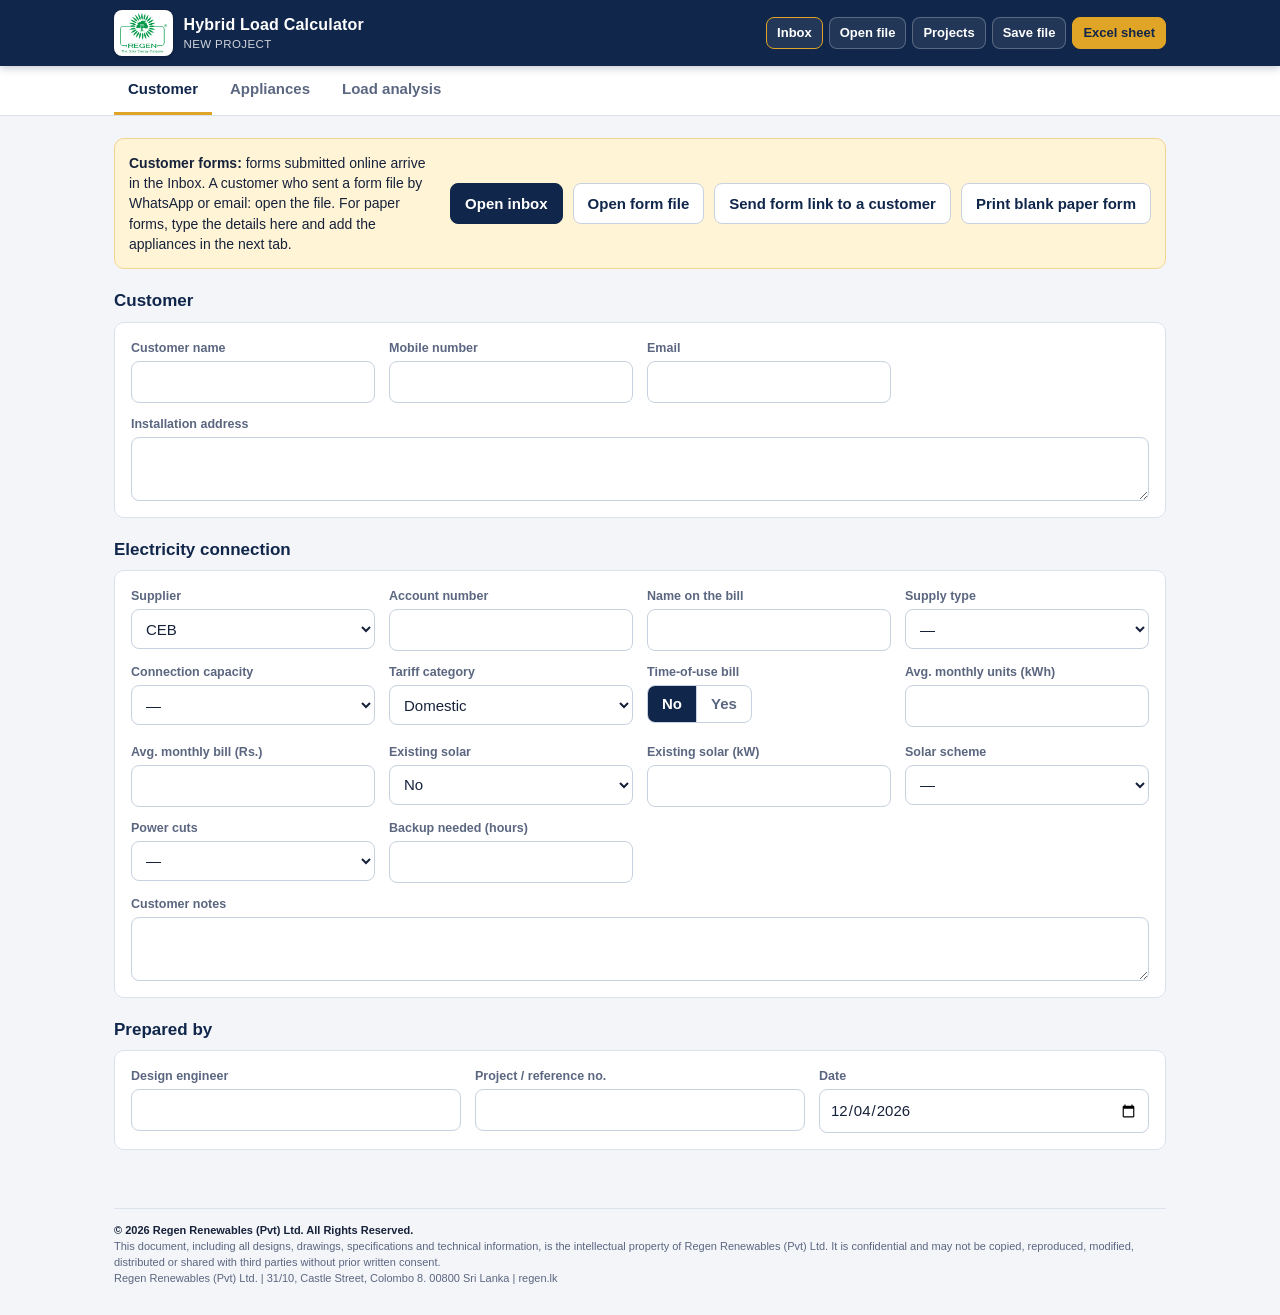
<file: index.html>
<!doctype html>
<html lang="en">
<head>
<meta charset="utf-8">
<meta name="viewport" content="width=device-width, initial-scale=1, viewport-fit=cover">
<title>Hybrid Load Calculator</title>
<meta name="description" content="Regen hybrid solar load calculation: 24-hour load profile, inverter capacity check and Excel load calculation sheet.">
<meta name="theme-color" content="#10264a">
<link rel="manifest" href="manifest.webmanifest">
<link rel="icon" href="icon-192.png">
<link rel="apple-touch-icon" href="icon-192.png">
<link rel="stylesheet" href="common.css">
<style>
.tabs{background:var(--surface);border-bottom:1px solid var(--line);position:sticky;top:var(--tb,58px);z-index:18}
.tabs .wrap{display:flex;align-items:center;gap:4px;overflow-x:auto}
.tab{border:0;background:transparent;padding:12px 14px;font-weight:700;color:var(--muted);cursor:pointer;border-bottom:3px solid transparent;white-space:nowrap}
.tab.on{color:var(--navy);border-bottom-color:var(--gold)}
.live{margin-left:auto;display:flex;align-items:center;gap:6px;font-size:12.5px;color:var(--muted);white-space:nowrap;padding-left:8px}
.pane{padding-block:6px 30px}
.pane[hidden]{display:none}
.tb-acts{display:flex;gap:6px;flex-wrap:wrap}
.proj{font-size:12.5px;opacity:.85;max-width:240px;overflow:hidden;text-overflow:ellipsis;white-space:nowrap}

.modelrow{display:flex;flex-wrap:wrap;gap:8px 10px;align-items:flex-end;margin-bottom:14px;padding-bottom:14px;border-bottom:1px solid var(--line)}
.modelrow .fld{flex:1 1 240px}
.ds{margin-top:14px;border:1px solid #d6c08a;background:#fffaf0;border-radius:8px;padding:12px 14px}
.ds h4{margin:0 0 10px;font-size:13px;color:var(--navy);text-transform:uppercase;letter-spacing:.4px}
.ds.need{border-color:var(--warn);box-shadow:0 0 0 2px var(--warn-soft)}
.dswarn{margin-top:12px;border:1px solid #f0d58c;background:var(--warn-soft);border-radius:var(--radius);padding:10px 14px;font-size:14px;color:#6d4a00}
.ht b.tbad{color:var(--bad)}
.ht td.pov{color:var(--bad);font-weight:800;background:#fde8e8}
.phrow{display:grid;grid-template-columns:repeat(auto-fit,minmax(150px,1fr));gap:10px;margin:8px 0}
.lgL1{background:#8b5a2b}.lgL2{background:#1c1c1c}.lgL3{background:#8a94a6}
.topbar .btn .badge,.btn .badge{display:inline-grid;place-items:center;min-width:19px;height:19px;padding:0 5px;margin-left:6px;border-radius:10px;background:var(--bad);color:#fff;font-size:11.5px;font-weight:800}
.topbar .btn.gold-outline{border-color:var(--gold)}
.inbox h3{display:flex;align-items:center;gap:8px}
.ibar{display:flex;flex-wrap:wrap;gap:8px;align-items:center;margin-bottom:10px}
.ibar .sp{flex:1}
.ilist{display:flex;flex-direction:column;gap:8px;max-height:58vh;overflow:auto}
.it{border:1px solid var(--line);border-radius:8px;padding:10px 12px;display:grid;grid-template-columns:minmax(0,1fr) auto;gap:4px 10px;align-items:center}
.it.new{border-color:var(--gold);background:#fffaf0}
.it b{color:var(--navy);font-size:15px;overflow:hidden;text-overflow:ellipsis;white-space:nowrap}
.it .meta{font-size:12.5px;color:var(--muted);grid-column:1}
.it .acts2{grid-row:1 / span 2;grid-column:2;display:flex;flex-direction:column;gap:6px;align-items:flex-end}
.imsg{border-radius:8px;padding:10px 12px;font-size:14px}
.imsg.err{background:var(--bad-soft);color:var(--bad)}
.imsg.ok{background:var(--ok-soft);color:var(--ok)}
.imsg.info{background:#eef3fb;color:var(--navy-2)}
.toutbl{border-collapse:collapse;margin-top:8px;min-width:320px;font-size:13.5px}
.toutbl th{font-size:11.5px;text-transform:uppercase;letter-spacing:.4px;color:var(--muted);text-align:left;padding:6px 14px 6px 0;border-bottom:1px solid var(--line)}
.toutbl td{padding:6px 14px 6px 0;border-bottom:1px solid var(--line);vertical-align:top}
.tt{display:block;font-weight:500;font-size:11.5px;color:var(--muted)}
.bkbox{display:flex;flex-wrap:wrap;gap:8px 12px;align-items:center;border:1px solid var(--gold);background:#fffaf0;border-radius:8px;padding:10px 12px;margin-bottom:12px}
.bkbox>div:first-child{flex:1 1 220px;min-width:0}
.repcard{margin-top:12px;display:flex;flex-wrap:wrap;gap:10px 16px;align-items:center;justify-content:space-between;border-color:var(--gold);background:#fffaf0}
.repcard>div:first-child{flex:1 1 260px;min-width:0}
.repacts{display:flex;flex-wrap:wrap;gap:8px}
.import{display:flex;flex-wrap:wrap;gap:10px;align-items:center;background:var(--gold-soft);border:1px solid #f0d58c;border-radius:var(--radius);padding:14px;margin-top:16px}
.import p{margin:0;flex:1;min-width:220px;font-size:14px}
.sigimg{max-height:70px;border:1px solid var(--line);border-radius:6px;background:#fff;padding:4px}

/* appliance editor */
.atool{display:flex;flex-wrap:wrap;gap:8px;align-items:center;margin:16px 0 10px}
.atool .sp{flex:1}
.alist{display:flex;flex-direction:column;gap:8px}
.ea{background:var(--surface);border:1px solid var(--line);border-radius:var(--radius)}
.ea.off{opacity:.6}
.ea>summary{list-style:none;cursor:pointer;padding:10px 12px;display:grid;grid-template-columns:minmax(0,1.5fr) minmax(92px,.8fr) minmax(0,1fr) minmax(120px,1.2fr) minmax(110px,auto);grid-template-areas:"nm mo ld st bd";gap:6px 14px;align-items:center}
.ea .nm{grid-area:nm}.ea .mo{grid-area:mo}.ea .ld{grid-area:ld}.ea .strip{grid-area:st}.ea .badges{grid-area:bd}
.ea .mo{font-size:13px;color:var(--ink);line-height:1.25}
.ea .mo b{color:var(--navy);font-size:14px}
.ea .mo small{display:block;color:var(--muted);font-size:11.5px}
.qfill{min-height:32px;padding:5px 8px;font-size:13px;width:auto;max-width:100%;border-color:var(--gold);font-weight:600;color:var(--navy)}
.ea>summary::-webkit-details-marker{display:none}
.ea .nm{font-weight:700;color:var(--navy);min-width:0;overflow:hidden;text-overflow:ellipsis;white-space:nowrap}
.ea .nm small{display:block;font-weight:500;color:var(--muted);font-size:12px}
.ea .ld{font-size:13px;color:var(--ink)}
.ea .badges{display:flex;gap:4px;flex-wrap:wrap;justify-content:flex-end}
.ea[open]>summary{border-bottom:1px solid var(--line)}
.ea .body{padding:14px;display:flex;flex-direction:column;gap:14px}
.eg{display:grid;grid-template-columns:repeat(auto-fit,minmax(140px,1fr));gap:10px 12px;align-items:end}
.eg .pwf{grid-column:1/-1}
@media (min-width:700px){.eg .pwf{grid-column:span 2}}
.ea .acts{display:flex;gap:8px;flex-wrap:wrap}
@media (max-width:640px){.ea>summary{grid-template-columns:minmax(0,1fr) auto;grid-template-areas:"nm ld" "nm mo" "st st" "bd bd"}.ea .ld,.ea .mo{text-align:right}.ea .badges{justify-content:flex-start}.ea .badges:empty{display:none}}

/* analysis */
.inv{display:flex;flex-wrap:wrap;gap:12px 14px;align-items:flex-end}
.inv>.fld{flex:1 1 160px}
.inv>.fld.segf{flex:0 1 auto}
.verdict{border-radius:var(--radius);padding:14px 16px;margin-top:14px;display:flex;gap:12px;align-items:flex-start;border:1px solid}
.verdict.ok{background:var(--ok-soft);border-color:#b9dcc6}
.verdict.high{background:var(--warn-soft);border-color:#f0d58c}
.verdict.over{background:var(--bad-soft);border-color:#f2b8b8}
.verdict .ico{width:30px;height:30px;border-radius:50%;flex:none;display:grid;place-items:center;font-weight:900;color:#fff;font-size:16px}
.verdict.ok .ico{background:var(--ok)}.verdict.high .ico{background:var(--warn)}.verdict.over .ico{background:var(--bad)}
.verdict h3{font-size:16px;margin-bottom:3px}
.verdict.ok h3{color:var(--ok)}.verdict.high h3{color:var(--warn)}.verdict.over h3{color:var(--bad)}
.verdict p{margin:0;font-size:14px}
.kpis{display:grid;grid-template-columns:repeat(auto-fit,minmax(150px,1fr));gap:10px;margin-top:12px}
.kpi{background:var(--surface);border:1px solid var(--line);border-radius:var(--radius);padding:12px 14px}
.kpi .k{font-size:11.5px;text-transform:uppercase;letter-spacing:.5px;color:var(--muted);font-weight:700}
.kpi .v{font-size:24px;font-weight:800;color:var(--navy);font-variant-numeric:tabular-nums;margin-top:2px}
.kpi .v small{font-size:13px;font-weight:600;color:var(--muted)}
.kpi .s{font-size:12.5px;color:var(--muted)}
.kpi.bad .v{color:var(--bad)}.kpi.warn .v{color:var(--warn)}
.chartcard{margin-top:12px}
.chart-h{display:flex;flex-wrap:wrap;gap:8px;align-items:center;margin-bottom:8px}
.chart-h h3{font-size:15px;color:var(--navy);margin-right:auto}
.chart{overflow-x:auto}
.chart svg{display:block;width:100%;height:auto}
@media (max-width:520px){.live{display:none}}
.chart svg .hit{cursor:pointer}
.legend{display:flex;flex-wrap:wrap;gap:12px;font-size:12.5px;color:var(--muted);margin-top:6px}
.legend i{display:inline-block;width:12px;height:12px;border-radius:3px;vertical-align:-1px;margin-right:5px}
.legend i.dash{height:0;border-top:2px dashed var(--navy);border-radius:0;width:18px;vertical-align:3px}
.hdetail{margin-top:10px;border-top:1px solid var(--line);padding-top:10px;font-size:14px}
.hdetail ul{margin:6px 0 0;padding-left:18px;columns:2;column-gap:28px}
@media (max-width:640px){.hdetail ul{columns:1}}
.recs{display:grid;grid-template-columns:repeat(auto-fit,minmax(300px,1fr));gap:12px;margin-top:12px}
.rec h3{font-size:15px;color:var(--navy);margin-bottom:8px;display:flex;gap:8px;align-items:center}
.rec h3 .tag{font-size:11px;background:var(--navy);color:#fff;border-radius:4px;padding:2px 6px;letter-spacing:.4px}
.rec p{margin:0 0 8px;font-size:14px}
.moves{list-style:none;margin:0 0 10px;padding:0;display:flex;flex-direction:column;gap:6px}
.moves li{border:1px solid var(--line);border-radius:8px;padding:8px 10px;font-size:13.5px}
.moves li b{color:var(--navy)}
.moves .arrow{color:var(--gold);font-weight:900;margin:0 4px}
.big{font-size:26px;font-weight:800;color:var(--navy)}
.notes{margin-top:12px}
.notes .card{font-size:14px}
.notes ul{margin:6px 0 0;padding-left:18px}
.phases{display:grid;grid-template-columns:repeat(3,1fr);gap:10px;margin:8px 0}
.ph{border:1px solid var(--line);border-radius:8px;padding:8px 10px}
.ph b{font-size:18px;color:var(--navy)}
.bar{height:8px;border-radius:4px;background:var(--line);overflow:hidden;margin-top:6px}
.bar i{display:block;height:100%;background:var(--navy-2)}
.bar i.high{background:var(--gold)}.bar i.over{background:var(--bad)}
.tblwrap{overflow-x:auto;margin-top:12px;border:1px solid var(--line);border-radius:var(--radius);background:var(--surface)}
table.ht{border-collapse:collapse;width:100%;font-size:13.5px;min-width:620px}
.ht th{text-align:left;font-size:11.5px;text-transform:uppercase;letter-spacing:.4px;color:var(--muted);padding:9px 10px;border-bottom:1px solid var(--line);background:#f8f9fc;position:sticky;top:0}
.ht td{padding:7px 10px;border-bottom:1px solid var(--line);vertical-align:top;font-variant-numeric:tabular-nums}
.ht tr.over td{background:#fff5f5}.ht tr.high td{background:#fffbef}
.ht tr.sel td{outline:2px solid var(--gold);outline-offset:-2px}
.ht td.on{font-size:12.5px;color:var(--muted);min-width:260px}
.ht .lb{display:flex;align-items:center;gap:8px;min-width:120px}
.ht .lb .bar{flex:1;margin:0}
.addm .search{margin-bottom:10px}
.addm .grp{margin-bottom:10px}
.addm .grp h4{margin:0 0 6px;font-size:12px;text-transform:uppercase;letter-spacing:.5px;color:var(--muted)}
.addm .its{display:flex;flex-wrap:wrap;gap:6px}
.plist{display:flex;flex-direction:column;gap:6px}
.plist .pi{display:flex;gap:8px;align-items:center;border:1px solid var(--line);border-radius:8px;padding:8px 10px}
.plist .pi div{flex:1;min-width:0}
.plist .pi b{display:block;overflow:hidden;text-overflow:ellipsis;white-space:nowrap}
.cust-sum{font-size:13.5px;color:var(--muted);margin-top:4px}
</style>
</head>
<body>
<header class="topbar" id="topbar">
  <div class="wrap">
    <div class="brand">
      <span class="brand-logo"><img src="regen-logo.png" alt="Regen – The Solar Energy Company" width="48" height="40"></span>
      <div class="brand-txt"><b>Hybrid Load Calculator</b><span class="proj" id="projName">New project</span></div>
    </div>
    <div class="spacer"></div>
    <div class="tb-acts">
      <button class="btn sm gold-outline" type="button" id="bInbox">Inbox<span class="badge" id="inboxBadge" hidden></span></button>
      <button class="btn sm" type="button" id="bOpen">Open file</button>
      <button class="btn sm" type="button" id="bProjects">Projects</button>
      <button class="btn sm" type="button" id="bSave">Save file</button>
      <button class="btn sm gold" type="button" id="bExcel">Excel sheet</button>
    </div>
  </div>
</header>
<nav class="tabs" aria-label="Sections">
  <div class="wrap">
    <button class="tab" type="button" data-tab="cust">Customer</button>
    <button class="tab" type="button" data-tab="apps">Appliances</button>
    <button class="tab" type="button" data-tab="ana">Load analysis</button>
    <div class="live" id="live"></div>
  </div>
</nav>
<input type="file" id="fileIn" accept=".json,application/json,text/plain,*/*" hidden>

<main class="wrap">
  <!-- CUSTOMER -->
  <section class="pane" id="p-cust" hidden>
    <div class="import">
      <p><b>Customer forms:</b> forms submitted online arrive in the Inbox. A customer who sent a form file by WhatsApp or email: open the file. For paper forms, type the details here and add the appliances in the next tab.</p>
      <button class="btn primary" type="button" id="bInbox2">Open inbox</button>
      <button class="btn" type="button" id="bImport">Open form file</button>
      <button class="btn" type="button" id="bLink">Send form link to a customer</button>
      <a class="btn" id="bBlank" href="form.html?blank=1" target="_blank" rel="noopener">Print blank paper form</a>
    </div>
    <div class="sec-h"><h2>Customer</h2><p id="formInfo"></p></div>
    <div class="card grid">
      <div class="fld"><label for="c_name">Customer name</label><input id="c_name" type="text" data-c="name"></div>
      <div class="fld"><label for="c_phone">Mobile number</label><input id="c_phone" type="tel" data-c="phone"></div>
      <div class="fld"><label for="c_email">Email</label><input id="c_email" type="email" data-c="email"></div>
      <div class="fld span2"><label for="c_address">Installation address</label><textarea id="c_address" data-c="address"></textarea></div>
    </div>
    <div class="sec-h"><h2>Electricity connection</h2></div>
    <div class="card grid">
      <div class="fld"><label for="c_utility">Supplier</label><select id="c_utility" data-c="utility"><option>CEB</option><option>LECO</option></select></div>
      <div class="fld"><label for="c_account">Account number</label><input id="c_account" type="text" data-c="account"></div>
      <div class="fld"><label for="c_billName">Name on the bill</label><input id="c_billName" type="text" data-c="billName"></div>
      <div class="fld"><label for="c_supply">Supply type</label><select id="c_supply" data-c="supply"><option value="">—</option><option>Single-phase</option><option>Three-phase</option><option>Not sure</option></select></div>
      <div class="fld"><label for="c_capacity">Connection capacity</label><select id="c_capacity" data-c="capacity"></select></div>
      <div class="fld" id="capOtherWrap" hidden><label for="c_capacityOther">Connection capacity (other)</label><input id="c_capacityOther" type="text" data-c="capacityOther" placeholder="e.g. 3-phase 100 A"></div>
      <div class="fld"><label for="c_tariff">Tariff category</label><select id="c_tariff" data-c="tariff"></select></div>
      <div class="fld segf" id="touOptWrap"><span class="lbl">Time-of-use bill</span><div class="seg" id="c_touSeg"><button type="button" data-v="0">No</button><button type="button" data-v="1">Yes</button></div></div>
      <div class="fld touf"><label for="c_touDay">Day units (kWh/month)<span class="tt">5:30 AM – 6:30 PM</span></label><input id="c_touDay" type="number" data-c="touDay"></div>
      <div class="fld touf"><label for="c_touPeak">Peak units (kWh/month)<span class="tt">6:30 PM – 10:30 PM</span></label><input id="c_touPeak" type="number" data-c="touPeak"></div>
      <div class="fld touf"><label for="c_touOff">Off-peak units (kWh/month)<span class="tt">10:30 PM – 5:30 AM</span></label><input id="c_touOff" type="number" data-c="touOff"></div>
      <div class="fld"><label for="c_units">Avg. monthly units (kWh)</label><input id="c_units" type="number" data-c="units"><span class="hint" id="unitsHint"></span></div>
      <div class="fld"><label for="c_bill">Avg. monthly bill (Rs.)</label><input id="c_bill" type="number" data-c="bill"></div>
      <div class="fld"><label for="c_solar">Existing solar</label><select id="c_solar" data-c="solar"><option>No</option><option>Yes</option></select></div>
      <div class="fld"><label for="c_solarKw">Existing solar (kW)</label><input id="c_solarKw" type="number" data-c="solarKw"></div>
      <div class="fld"><label for="c_solarScheme">Solar scheme</label><select id="c_solarScheme" data-c="solarScheme"><option value="">—</option><option>Net metering</option><option>Net accounting</option><option>Net plus</option><option>Not sure</option></select></div>
      <div class="fld"><label for="c_outages">Power cuts</label><select id="c_outages" data-c="outages"><option value="">—</option><option>Rarely</option><option>A few times a month</option><option>Every week</option><option>Every day</option></select></div>
      <div class="fld"><label for="c_backupHrs">Backup needed (hours)</label><input id="c_backupHrs" type="number" data-c="backupHrs"></div>
      <div class="fld span2"><label for="c_notes">Customer notes</label><textarea id="c_notes" data-c="notes"></textarea></div>
      <div class="fld span2" id="sigBox" hidden><span class="lbl">Customer signature</span><div><img class="sigimg" id="sigImg" alt="Customer signature"></div><span class="hint" id="sigInfo"></span></div>
    </div>
    <div class="sec-h"><h2>Prepared by</h2></div>
    <div class="card grid">
      <div class="fld"><label for="p_by">Design engineer</label><input id="p_by" type="text" data-p="by"></div>
      <div class="fld"><label for="p_ref">Project / reference no.</label><input id="p_ref" type="text" data-p="ref"></div>
      <div class="fld"><label for="p_date">Date</label><input id="p_date" type="date" data-p="date"></div>
    </div>
  </section>

  <!-- APPLIANCES -->
  <section class="pane" id="p-apps" hidden>
    <div class="atool">
      <button class="btn primary" type="button" id="bAdd">+ Add appliance</button>
      <button class="btn sm" type="button" id="bExpand">Expand all</button>
      <select class="qfill" id="qFill" aria-label="Quick fill with a typical home"></select>
      <span class="sp"></span>
      <span class="muted small" id="appCount"></span>
    </div>
    <p class="muted small" style="margin:0 0 10px">The peak check uses the full rating of every unit “used at the same time” for each hour it is on. Duty factor and hours per day are used for daily energy only. Tap an appliance to edit it.</p>
    <div class="alist" id="alist"></div>
  </section>

  <!-- ANALYSIS -->
  <section class="pane" id="p-ana" hidden>
    <div class="sec-h"><h2>Inverter</h2><p>Selected hybrid inverter and check settings</p></div>
    <div class="card">
      <div class="modelrow">
        <div class="fld"><label for="iModel">Inverter model (saved datasheets)</label><select id="iModel"></select></div>
        <button class="btn sm" type="button" id="mSave">Save as model</button>
        <button class="btn sm danger" type="button" id="mDel" hidden>Delete model</button>
      </div>
      <div class="inv">
        <div class="fld segf"><span class="lbl">Inverter output</span><div class="seg" id="iPhase"><button type="button" data-v="1">Single-phase</button><button type="button" data-v="3">Three-phase</button></div></div>
        <div class="fld"><label for="iKw">Rated output power (kW)</label><select id="iKw"></select></div>
        <div class="fld" id="iCustomWrap" hidden><label for="iCustom">Custom rating (kW)</label><input id="iCustom" type="number" min="0.5" step="0.1"></div>
        <div class="fld"><label for="iSurge">Surge capability (× rated, ~10 s)</label><input id="iSurge" type="number" min="1" step="0.1"></div>
        <div class="fld"><label for="iWarn">High-loading warning (%)</label><input id="iWarn" type="number" min="50" max="100" step="5"></div>
        <div class="fld"><label for="iMargin">Sizing margin (%)</label><input id="iMargin" type="number" min="0" max="100" step="5"></div>
        <div class="fld segf"><span class="lbl">Loads to check</span><div class="seg" id="iScope"><button type="button" data-v="all">All appliances</button><button type="button" data-v="backup">Power-cut loads only</button></div></div>
      </div>
      <div class="ds" id="dsPanel" hidden>
        <h4>Per-phase limits from the inverter datasheet</h4>
        <div class="inv">
          <div class="fld"><label for="iPhKw">Max continuous output per phase (kW)</label><input id="iPhKw" type="number" min="0" step="0.01"></div>
          <div class="fld"><label for="iUnb">Max imbalance between phases (kW)</label><input id="iUnb" type="number" min="0" step="0.01" placeholder="No limit stated"></div>
          <div class="fld"><label for="iPhPk">Per-phase peak / overload (kW, ~10 s)</label><input id="iPhPk" type="number" min="0" step="0.01"></div>
        </div>
        <p class="hint" style="margin:8px 0 0">Copy these from the datasheet (look for “max. output power per phase”, “unbalanced output” and “peak power, off-grid”). Leave the imbalance blank if the datasheet allows full (100 %) unbalanced output up to the per-phase limit. Hourly loads are compared with the continuous per-phase rating; the peak value is used for motor starting.</p>
      </div>
      <details style="margin-top:12px"><summary class="small muted" style="cursor:pointer">Standard inverter sizes used for recommendations</summary>
        <div class="grid" style="margin-top:10px">
          <div class="fld"><label for="sz1">Single-phase sizes (kW)</label><input id="sz1" type="text"></div>
          <div class="fld"><label for="sz3">Three-phase sizes (kW)</label><input id="sz3" type="text"></div>
        </div>
        <p class="hint">Comma-separated. Used only when no saved inverter models match. Above the largest size, the app suggests identical units in parallel.</p>
      </details>
    </div>
    <div id="anaOut"></div>
  </section>

  <footer class="legal">
    <b id="lgCopy"></b><br><span id="lgNotice"></span><br><span id="lgCo"></span>
  </footer>
</main>
<div class="toast" id="toast" role="status" aria-live="polite"></div>

<script src="config.js"></script>
<script src="common.js"></script>
<script src="xlsx-writer.js"></script>
<script src="pdf-writer.js"></script>
<script>
(() => {
  const H = HLC, $ = s => document.querySelector(s), $$ = s => [...document.querySelectorAll(s)];
  const esc = H.esc;
  $('#lgCopy').textContent = H.copyright(); $('#lgNotice').textContent = H.NOTICE; $('#lgCo').textContent = H.COMPANY_LINE;

  // ---------- project state ----------
  function newProject() {
    return { type: H.PROJECT_TYPE, v: H.VERSION, id: H.uid(), created: new Date().toISOString(), updated: new Date().toISOString(),
      customer: H.emptyCustomer(), appliances: [], inv: H.defaultInverter(), sizes: { 1: H.SIZES[1].slice(), 3: H.SIZES[3].slice() },
      prep: { by: H.store.get('engineer', ''), ref: '', date: H.today() }, formSubmitted: '' };
  }
  function normProject(p) {
    const n = newProject();
    p = Object.assign(n, p || {});
    p.type = H.PROJECT_TYPE;
    p.customer = Object.assign(H.emptyCustomer(), p.customer || {});
    p.appliances = (p.appliances || []).map(H.normalise);
    p.inv = Object.assign(H.defaultInverter(), p.inv || {});
    p.inv.phase = +p.inv.phase === 3 ? 3 : 1; p.inv.kw = Math.max(0.1, H.num(p.inv.kw, 5));
    p.inv.surge = Math.max(1, H.num(p.inv.surge, 2)); p.inv.warn = Math.min(100, Math.max(10, H.num(p.inv.warn, 80))); p.inv.margin = Math.max(0, H.num(p.inv.margin, 10));
    p.sizes = { 1: (p.sizes && p.sizes[1]) || H.SIZES[1].slice(), 3: (p.sizes && p.sizes[3]) || H.SIZES[3].slice() };
    p.prep = Object.assign({ by: '', ref: '', date: H.today() }, p.prep || {});
    return p;
  }
  let P = null, undoApps = null, selHour = null, view = 'cust', chartMode = 'now';
  const openSet = new Set();

  function loadCurrent() {
    const id = H.store.get('current');
    const p = id && H.store.get('p_' + id);
    P = normProject(p || newProject());
  }
  let saveT;
  function persist() {
    clearTimeout(saveT);
    saveT = setTimeout(() => {
      P.updated = new Date().toISOString();
      H.store.set('p_' + P.id, P); H.store.set('current', P.id);
      const idx = (H.store.get('projects', []) || []).filter(x => x.id !== P.id);
      idx.unshift({ id: P.id, name: P.customer.name || 'Untitled project', ref: P.prep.ref, formRef: P.formRef || '', updated: P.updated, n: P.appliances.length });
      H.store.set('projects', idx.slice(0, 200));
    }, 300);
  }
  const changed = (opts = {}) => { persist(); updateLive(); if (opts.ana !== false && view === 'ana') renderAnalysis(); };
  const toast = (m, act) => {
    const t = $('#toast'); t.innerHTML = esc(m) + (act ? ` <button class="btn sm gold" style="margin-left:8px" id="toastAct">${esc(act.label)}</button>` : '');
    t.classList.add('show'); t.style.pointerEvents = act ? 'auto' : 'none';
    if (act) $('#toastAct').onclick = () => { act.fn(); t.classList.remove('show'); };
    clearTimeout(toast.t); toast.t = setTimeout(() => t.classList.remove('show'), act ? 7000 : 2800);
  };
  function modal(html, cls = '') {
    const bg = document.createElement('div'); bg.className = 'modal-bg';
    bg.innerHTML = `<div class="modal ${cls}" role="dialog" aria-modal="true">${html}</div>`;
    bg.addEventListener('click', e => { if (e.target === bg || e.target.closest('[data-close]')) bg.remove(); });
    document.body.appendChild(bg); return bg;
  }

  // ---------- tabs ----------
  function show(tab) {
    view = tab;
    $$('.tab').forEach(b => b.classList.toggle('on', b.dataset.tab === tab));
    $('#p-cust').hidden = tab !== 'cust'; $('#p-apps').hidden = tab !== 'apps'; $('#p-ana').hidden = tab !== 'ana';
    if (tab === 'cust') renderCustomer();
    if (tab === 'apps') renderApps();
    if (tab === 'ana') { renderInverter(); renderAnalysis(); }
    H.store.set('tab', tab);
  }
  $$('.tab').forEach(b => b.addEventListener('click', () => { show(b.dataset.tab); window.scrollTo({ top: 0 }); }));
  const sizeTop = () => document.documentElement.style.setProperty('--tb', $('#topbar').offsetHeight + 'px');
  window.addEventListener('resize', sizeTop);

  function updateLive() {
    $('#projName').textContent = (P.customer.name || 'New project') + (P.prep.ref ? ' · ' + P.prep.ref : '');
    if (!P.appliances.length) { $('#live').innerHTML = ''; return; }
    const r = H.analyse(P.appliances, P.inv);
    const cls = r.over.length ? 'over' : r.high.length ? 'high' : 'ok';
    $('#live').innerHTML = `<span class="tnum">Peak <b>${H.fmtKW(r.peak)}</b> / ${P.inv.kw} kW</span><span class="pill ${cls}">${r.over.length ? r.over.length + ' h over' : r.high.length ? 'High' : 'OK'}</span>`;
  }

  // ---------- customer tab ----------
  function elecVis() {
    const c = P.customer, fixed = H.isTouTariff(c.tariff), tou = H.touOn(c) || H.hasTouValues(c);
    $('#capOtherWrap').hidden = c.capacity !== 'Other';
    $('#touOptWrap').hidden = fixed;
    $$('#c_touSeg button').forEach(b => b.classList.toggle('on', (b.dataset.v === '1') === !!c.tou));
    $$('.touf').forEach(el => el.hidden = !tou);
    $('#unitsHint').textContent = tou && H.hasTouValues(c) ? `Day + Peak + Off-peak = ${+H.touTotal(c).toFixed(1)} kWh` : '';
  }
  function renderCustomer() {
    const c = P.customer;
    const caps = H.CAPACITIES.concat(c.capacity && !H.CAPACITIES.includes(c.capacity) ? [c.capacity] : []);   // keep values from older forms (e.g. 15 A)
    $('#c_capacity').innerHTML = '<option value="">—</option>' + caps.map(o => `<option>${esc(o)}</option>`).join('');
    $('#c_tariff').innerHTML = H.tariffOptionsHTML(c.tariff, '—');
    $$('[data-c]').forEach(el => el.value = c[el.dataset.c] ?? '');
    elecVis();
    $$('[data-p]').forEach(el => el.value = P.prep[el.dataset.p] ?? '');
    const sig = P.customer.signature;
    $('#sigBox').hidden = !sig;
    if (sig) { $('#sigImg').src = sig; $('#sigInfo').textContent = [P.customer.declName, P.customer.declDate].filter(Boolean).join(' · '); }
    $('#formInfo').textContent = P.formSubmitted ? `${P.formRef ? 'Form ' + P.formRef + ' · ' : ''}received ${new Date(P.formSubmitted).toLocaleString('en-GB', { dateStyle: 'medium', timeStyle: 'short' })}` : '';
  }
  $$('[data-c]').forEach(el => el.addEventListener('input', () => {
    const c = P.customer; c[el.dataset.c] = el.value;
    if (/^tou/.test(el.dataset.c) && H.hasTouValues(c)) { c.units = String(+H.touTotal(c).toFixed(1)); $('#c_units').value = c.units; }
    if (['capacity', 'tariff'].includes(el.dataset.c) || /^tou/.test(el.dataset.c)) elecVis();
    changed({ ana: false });
  }));
  $('#c_touSeg').addEventListener('click', e => { const b = e.target.closest('button'); if (!b) return; P.customer.tou = b.dataset.v === '1'; elecVis(); changed({ ana: false }); });
  $$('[data-p]').forEach(el => el.addEventListener('input', () => { P.prep[el.dataset.p] = el.value; if (el.dataset.p === 'by') H.store.set('engineer', el.value); changed({ ana: false }); }));
  $('#bLink').addEventListener('click', async () => {
    const url = new URL('form.html', location.href).href;
    const text = `Regen – please fill in this form with your household appliances and the hours you use them, so we can size your hybrid solar system: ${url}`;
    // the link is already in the text; passing it again as `url` makes Android add it a second time
    try { if (navigator.share) { await navigator.share({ title: 'Regen Home Energy Use Form', text }); return; } } catch (e) { if (e.name === 'AbortError') return; }
    try { await navigator.clipboard.writeText(text); toast('Form link copied — paste it into WhatsApp or email'); }
    catch (e) { modal(`<h3>Customer form link</h3><input type="text" readonly value="${esc(url)}" onclick="this.select()"><div class="acts"><button class="btn primary" data-close>Done</button></div>`); }
  });

  // ---------- appliances tab ----------
  const pwVal = a => a.unit === 'kW' ? +(a.w / 1000).toFixed(3) : +a.w.toFixed(1);
  const stripHTML = hrs => `<div class="strip" title="${esc(H.slotsText(hrs))}">${hrs.map((on, h) => `<i class="${on ? 'on' : ''}${h < 6 || h >= 18 ? ' n' : ''}"></i>`).join('')}</div>`;
  const fmtMonth = v => v >= 100 ? Math.round(v).toLocaleString('en-US') : v >= 10 ? v.toFixed(1) : v.toFixed(2);
  function updateCount() {
    const n = P.appliances.length, inScope = P.appliances.filter(a => H.inScope(a, P.inv));
    const month = inScope.reduce((s, a) => s + H.kwhMonth(a), 0);
    $('#appCount').innerHTML = n ? `${n} appliance entr${n === 1 ? 'y' : 'ies'} · connected ${(P.appliances.reduce((s, a) => s + a.qty * a.w, 0) / 1000).toFixed(2)} kW · <b>${Math.round(month).toLocaleString('en-US')} kWh/month</b>${P.customer.units ? ` <span class="muted">(bill ${esc(P.customer.units)})</span>` : ''}` : '';
  }
  function sumHTML(a) {
    const scoped = H.inScope(a, P.inv);
    const kw = H.runW(a) / 1000;
    return `<div class="nm">${esc(a.name || 'Unnamed appliance')}<small>${esc(H.CAT_NAME[a.cat] || '')} · ${esc(H.slotsText(a.hrs) || 'no hours set')}</small></div>
      <div class="mo tnum" title="${esc(`${(H.kwhDay(a)).toFixed(2)} kWh on a day it is used × ${H.daysPerMonth(a)} days`)}"><b>${fmtMonth(H.kwhMonth(a))}</b> kWh/month<small>${H.daysPerMonth(a) === 30 ? 'every day' : H.daysPerMonth(a) + ' days a month'}</small></div>
      <div class="ld tnum">${a.qtyOn}${a.qtyOn !== a.qty ? ` of ${a.qty}` : ''} × ${a.w >= 1000 ? (a.w / 1000) + ' kW' : a.w + ' W'} = <b>${kw.toFixed(2)} kW</b></div>
      ${stripHTML(a.hrs)}
      <div class="badges">${a.tpl ? '<span class="pill high" title="Loaded from a typical list and not changed or checked by the customer">Typical – not checked</span>' : ''}${a.b ? '<span class="pill info">Power cut</span>' : ''}${a.f ? '<span class="pill gold">Flexible</span>' : ''}${+P.inv.phase === 3 ? `<span class="pill info">${a.ph === '3P' ? '3-phase' : (a.ph || 'L1')}${a.phLock ? ' · fixed' : ''}</span>` : ''}${!scoped ? '<span class="pill high">Not checked</span>' : ''}</div>`;
  }
  const yn = (k, v, labels = ['Yes', 'No']) => `<div class="seg" data-yn="${k}"><button type="button" data-v="1" class="${v ? 'on' : ''}">${labels[0]}</button><button type="button" data-v="0" class="${!v ? 'on' : ''}">${labels[1]}</button></div>`;
  function bodyHTML(a) {
    const opt = (list, cur) => list.map(([v, l]) => `<option value="${esc(v)}"${String(cur) === String(v) ? ' selected' : ''}>${esc(l)}</option>`).join('');
    return `<div class="eg">
        <div class="fld" style="grid-column:span 2"><label for="n_${a.id}">Appliance</label><input id="n_${a.id}" type="text" data-f="name" value="${esc(a.name)}"></div>
        <div class="fld"><label for="c_${a.id}">Group</label><select id="c_${a.id}" data-f="cat">${opt(H.CATS.map(c => [c.id, c.name]), a.cat)}</select></div>
        <div class="fld"><label for="t_${a.id}">Load type</label><select id="t_${a.id}" data-f="t">${opt(Object.entries(H.TYPES).map(([k, v]) => [k, v.label]), a.t)}</select></div>
      </div>
      <div class="eg">
        <div class="fld"><label for="q_${a.id}">Quantity</label><input id="q_${a.id}" type="number" min="0" data-f="qty" value="${a.qty}"></div>
        <div class="fld"><label for="o_${a.id}">Used at same time</label><input id="o_${a.id}" type="number" min="0" data-f="qtyOn" value="${a.qtyOn}"></div>
        <div class="fld pwf"><label for="w_${a.id}">Rating each</label><div class="pw"><input id="w_${a.id}" type="number" min="0" step="any" data-f="w" value="${pwVal(a)}"><div class="seg" data-unit><button type="button" data-v="W" class="${a.unit === 'W' ? 'on' : ''}">W</button><button type="button" data-v="kW" class="${a.unit === 'kW' ? 'on' : ''}">kW</button></div></div></div>
        <div class="fld"><label for="s_${a.id}">Starting surge (×)</label><input id="s_${a.id}" type="number" min="1" step="0.1" data-f="s" value="${a.s}"></div>
        <div class="fld"><label for="d_${a.id}">Duty factor (%)</label><input id="d_${a.id}" type="number" min="5" max="100" step="5" data-f="d" value="${Math.round(a.d * 100)}"></div>
        <div class="fld"><label for="h_${a.id}">Hours per day</label><input id="h_${a.id}" type="number" min="0" max="24" step="0.5" data-f="hpd" value="${a.hpd}"></div>
        <div class="fld"><label for="u_${a.id}">How often</label><select id="u_${a.id}" data-f="use">${opt(Object.entries(H.USE_LABEL), a.use)}</select></div>
        ${+P.inv.phase === 3 ? `<div class="fld"><label for="ph_${a.id}">Phase</label><select id="ph_${a.id}" data-f="ph">${opt([['L1', 'L1'], ['L2', 'L2'], ['L3', 'L3'], ['3P', 'Three-phase']], a.ph || 'L1')}</select></div>` : ''}
      </div>
      <div class="fld"><span class="lbl">Hours of use</span>${H.hourPickerHTML(a.hrs)}</div>
      <div class="eg">
        <div class="fld"><span class="lbl">Needed in power cuts</span>${yn('b', a.b)}</div>
        <div class="fld"><span class="lbl">Time can be changed</span>${yn('f', a.f)}</div>
        <div class="fld"><span class="lbl">Include in check</span>${yn('inc', a.inc)}</div>
        ${+P.inv.phase === 3 ? `<div class="fld"><span class="lbl">Phase fixed by wiring</span>${yn('phLock', a.phLock)}</div>` : ''}
      </div>
      <div class="fld"><label for="x_${a.id}">Notes</label><input id="x_${a.id}" type="text" data-f="notes" value="${esc(a.notes)}"></div>
      <div class="acts"><button class="btn sm" type="button" data-act="dup" title="Copy this appliance as a separate entry, e.g. for other times">Duplicate</button><button class="btn sm danger" type="button" data-act="del">Delete</button></div>`;
  }
  function renderApps() {
    updateCount();
    $('#qFill').innerHTML = '<option value="">Quick fill: typical home…</option>' + H.TEMPLATE_LEVELS.map(l => `<option value="${l}">Typical ${l.toLocaleString('en-US')} kWh/month home</option>`).join('');
    $('#alist').innerHTML = P.appliances.length ? P.appliances.map(a => `<details class="ea${a.inc ? '' : ' off'}" data-id="${a.id}"${openSet.has(a.id) ? ' open' : ''}><summary>${sumHTML(a)}</summary><div class="body">${openSet.has(a.id) ? bodyHTML(a) : ''}</div></details>`).join('')
      : '<div class="card muted">No appliances yet. Open the customer\'s form file from the Customer tab, or add appliances one by one.</div>';
  }
  const findA = el => { const d = el.closest('.ea'); return d && P.appliances.find(a => a.id === d.dataset.id); };
  const refreshSum = (a) => { const d = document.querySelector(`.ea[data-id="${a.id}"]`); if (d) { d.querySelector('summary').innerHTML = sumHTML(a); d.classList.toggle('off', !a.inc); } updateCount(); };
  $('#alist').addEventListener('toggle', e => {
    const d = e.target; if (!d.classList || !d.classList.contains('ea')) return;
    const a = P.appliances.find(x => x.id === d.dataset.id); if (!a) return;
    if (d.open) { openSet.add(a.id); if (!d.querySelector('.body').innerHTML) d.querySelector('.body').innerHTML = bodyHTML(a); }
    else openSet.delete(a.id);
  }, true);
  $('#alist').addEventListener('click', e => {
    const a = findA(e.target); if (!a || e.target.closest('summary')) return;
    const body = e.target.closest('.body');
    const act = e.target.closest('[data-act]')?.dataset.act;
    if (act === 'del') {
      const i = P.appliances.indexOf(a), snap = JSON.parse(JSON.stringify(a));
      P.appliances.splice(i, 1); renderApps(); changed();
      toast(`${a.name || 'Appliance'} deleted`, { label: 'Undo', fn: () => { P.appliances.splice(i, 0, H.normalise(snap)); renderApps(); changed(); } });
      return;
    }
    if (act === 'dup') { const c = H.normalise(JSON.parse(JSON.stringify(a))); c.id = H.uid(); c.name = H.entryName(P.appliances, a); P.appliances.splice(P.appliances.indexOf(a) + 1, 0, c); openSet.add(c.id); renderApps(); changed(); return; }
    const hc = e.target.closest('.hp-c');
    if (hc) { const h = +hc.dataset.h; a.hrs[h] = a.hrs[h] ? 0 : 1; hc.classList.toggle('on', !!a.hrs[h]); hc.setAttribute('aria-pressed', a.hrs[h] ? 'true' : 'false'); syncHpd(a, body); refreshSum(a); changed(); return; }
    const pre = e.target.closest('[data-pre]');
    if (pre) { H.applyPreset(a.hrs, pre.dataset.pre); body.querySelectorAll('.hp-c').forEach(c => { const on = !!a.hrs[+c.dataset.h]; c.classList.toggle('on', on); c.setAttribute('aria-pressed', on); }); syncHpd(a, body); refreshSum(a); changed(); return; }
    const u = e.target.closest('[data-unit] button');
    if (u) { a.unit = u.dataset.v; u.parentElement.querySelectorAll('button').forEach(b => b.classList.toggle('on', b === u)); body.querySelector('[data-f="w"]').value = pwVal(a); changed(); return; }
    const y = e.target.closest('[data-yn] button');
    if (y) { const k = y.parentElement.dataset.yn; a[k] = y.dataset.v === '1'; y.parentElement.querySelectorAll('button').forEach(b => b.classList.toggle('on', b === y)); refreshSum(a); changed(); }
  });
  function syncHpd(a, body) { if (!a.hpdManual) { a.hpd = H.countHrs(a.hrs); const el = body && body.querySelector('[data-f="hpd"]'); if (el) el.value = a.hpd; } }
  $('#alist').addEventListener('input', e => {
    const a = findA(e.target); const f = e.target.dataset.f; if (!a || !f) return;
    const v = e.target.value;
    a.tpl = false;
    switch (f) {
      case 'name': case 'notes': a[f] = v; break;
      case 'w': a.w = Math.max(0, H.num(v)) * (a.unit === 'kW' ? 1000 : 1); break;
      case 'qty': a.qty = Math.max(0, Math.round(H.num(v))); if (a.qtyOn > a.qty) a.qtyOn = a.qty; break;
      case 'qtyOn': a.qtyOn = Math.max(0, Math.min(a.qty, Math.round(H.num(v)))); break;
      case 's': a.s = Math.max(1, H.num(v, 1)); break;
      case 'd': a.d = Math.min(1, Math.max(0.05, H.num(v, 100) / 100)); break;
      case 'hpd': a.hpdManual = v !== '' && +v !== H.countHrs(a.hrs); a.hpd = Math.min(24, Math.max(0, H.num(v, H.countHrs(a.hrs)))); break;
      default: return;
    }
    refreshSum(a); changed();
  });
  $('#alist').addEventListener('change', e => {
    const a = findA(e.target); const f = e.target.dataset.f; if (!a || !f) return;
    if (['cat', 't', 'use', 'ph'].includes(f)) { a[f] = e.target.value; if (f === 't') { a.s = H.TYPES[a.t].s; const s = e.target.closest('.body').querySelector('[data-f="s"]'); if (s) s.value = a.s; } refreshSum(a); changed(); }
    if (f === 'qtyOn' || f === 'qty') { e.target.closest('.body').querySelector('[data-f="qtyOn"]').value = a.qtyOn; }
  });
  // quick fill: typical household lists by monthly units – a starting point to edit
  $('#qFill').addEventListener('change', e => {
    const level = +e.target.value; e.target.value = '';
    if (!level) return;
    const fill = mode => {
      const list = H.buildTemplate(level);
      undoApps = null;
      if (mode === 'replace') { P.appliances = list; openSet.clear(); }
      else for (const a of list) { if (P.appliances.some(x => x.name === a.name)) a.name = H.entryName(P.appliances, a); P.appliances.push(a); }
      if (+P.inv.phase === 3) H.autoBalance(P.appliances, P.inv, true);
      renderApps(); changed();
      const tot = P.appliances.filter(a => H.inScope(a, P.inv)).reduce((s2, a) => s2 + H.kwhMonth(a), 0);
      toast(`Typical ${level} kWh/month list loaded (${Math.round(tot)} kWh/month) – edit it to match the customer`);
    };
    if (!P.appliances.length) { fill('replace'); return; }
    const m = modal(`<h3>Typical ${level} kWh/month home</h3><p>This project already has ${P.appliances.length} appliance entr${P.appliances.length === 1 ? 'y' : 'ies'}. Replace them with the typical list, or add the typical list to them?</p>
      <div class="acts"><button class="btn" data-close>Cancel</button><button class="btn" id="qAdd">Add to the list</button><button class="btn primary" id="qRep">Replace the list</button></div>`);
    m.querySelector('#qAdd').onclick = () => { m.remove(); fill('add'); };
    m.querySelector('#qRep').onclick = () => {
      const snap = JSON.parse(JSON.stringify(P.appliances)); m.remove(); fill('replace');
      toast(`Typical ${level} kWh/month list loaded`, { label: 'Undo', fn: () => { P.appliances = snap.map(H.normalise); renderApps(); changed(); } });
    };
  });
  $('#bExpand').addEventListener('click', () => {
    const all = P.appliances.every(a => openSet.has(a.id));
    P.appliances.forEach(a => all ? openSet.delete(a.id) : openSet.add(a.id));
    $('#bExpand').textContent = all ? 'Expand all' : 'Collapse all'; renderApps();
  });
  $('#bAdd').addEventListener('click', () => {
    const m = modal(`<div class="addm"><h3>Add appliance</h3><input class="search" type="text" id="addQ" placeholder="Search, e.g. pump, AC, kettle">
      <div id="addList"></div><div class="acts"><button class="btn primary" data-close>Done</button></div></div>`);
    const draw = q => {
      q = (q || '').toLowerCase();
      $('#addList').innerHTML = H.CATS.map(c => {
        const its = c.items.filter(it => !q || it.n.toLowerCase().includes(q) || c.name.toLowerCase().includes(q));
        return its.length ? `<div class="grp"><h4>${esc(c.name)}</h4><div class="its">${its.map(it => `<button type="button" class="chip" data-add="${it.k}">${esc(it.k === 'custom' ? '+ Other (custom)' : it.n)}</button>`).join('')}</div></div>` : '';
      }).join('') || '<p class="muted">No match. Use “Other (custom)” in the Other group.</p>';
    };
    draw(''); m.querySelector('#addQ').addEventListener('input', e => draw(e.target.value));
    m.addEventListener('click', e => {
      const b = e.target.closest('[data-add]'); if (!b) return;
      const a = H.newAppliance(b.dataset.add);
      if (a.k === 'custom') a.name = 'Other appliance';
      else { const prev = P.appliances.filter(x => x.k === a.k); if (prev.length) a.name = H.entryName(P.appliances, prev[prev.length - 1]); }
      if (+P.inv.phase === 3) a.ph = 'L1';
      P.appliances.push(a); openSet.add(a.id); renderApps(); changed();
      toast(`${a.name} added`);
    });
  });

  // ---------- inverter settings ----------
  const models = () => (H.store.get('models', []) || []).filter(m => m && m.name);
  const modelsFor = ph => models().filter(m => +m.phase === +ph).sort((a, b) => a.kw - b.kw || a.name.localeCompare(b.name));
  const manual = () => { P.inv.model = ''; };          // any manual change detaches the project from a saved model
  function applyModel(m) {
    Object.assign(P.inv, { phase: +m.phase, kw: +m.kw, surge: H.num(m.surge, 2), phaseKw: m.phaseKw ?? '', unbalKw: m.unbalKw ?? '', phasePeakKw: m.phasePeakKw ?? '', model: m.name, scaled: false });
    if (+m.phase === 3 && !P.appliances.some(a => a.ph)) H.autoBalance(P.appliances, P.inv);
  }
  function renderInverter() {
    const inv = P.inv, three = +inv.phase === 3;
    $$('#iPhase button').forEach(b => b.classList.toggle('on', +b.dataset.v === +inv.phase));
    $$('#iScope button').forEach(b => b.classList.toggle('on', b.dataset.v === inv.scope));
    const ms = modelsFor(inv.phase);
    $('#iModel').innerHTML = `<option value="">${ms.length ? 'Not a saved model (enter values below)' : 'No saved models yet – enter values, then “Save as model”'}</option>` +
      ms.map(m => `<option value="${esc(m.name)}">${esc(m.name)} – ${m.kw} kW${three ? `, ${m.phaseKw || '?'} kW/phase` : ''}</option>`).join('');
    $('#iModel').value = ms.some(m => m.name === inv.model) ? inv.model : '';
    $('#mDel').hidden = !$('#iModel').value;
    const sizes = P.sizes[inv.phase];
    const isStd = sizes.some(s => Math.abs(s - inv.kw) < 1e-9);
    $('#iKw').innerHTML = sizes.map(s => `<option value="${s}">${s} kW</option>`).join('') + '<option value="custom">Other size…</option>';
    $('#iKw').value = isStd ? String(sizes.find(s => Math.abs(s - inv.kw) < 1e-9)) : 'custom';
    $('#iCustomWrap').hidden = isStd; $('#iCustom').value = inv.kw;
    $('#iSurge').value = inv.surge; $('#iWarn').value = inv.warn; $('#iMargin').value = inv.margin;
    $('#dsPanel').hidden = !three;
    $('#iPhKw').value = inv.phaseKw === '' ? '' : inv.phaseKw;
    $('#iPhKw').placeholder = `Required – e.g. ${(inv.kw / 3).toFixed(2)} if rated ÷ 3`;
    $('#iUnb').value = inv.unbalKw === '' ? '' : inv.unbalKw;
    const L = H.limits(inv);
    $('#iPhPk').value = inv.phasePeakKw === '' ? '' : inv.phasePeakKw;
    $('#iPhPk').placeholder = `${(L.ppk / 1000).toFixed(2)} (per phase × surge)`;
    $('#dsPanel').classList.toggle('need', three && (L.assumed || L.scaled));
    $('#sz1').value = P.sizes[1].join(', '); $('#sz3').value = P.sizes[3].join(', ');
  }
  $('#iModel').addEventListener('change', e => {
    const m = models().find(x => x.name === e.target.value);
    if (m) { applyModel(m); toast(`Using ${m.name}`); } else P.inv.model = '';
    renderInverter(); changed();
  });
  $('#mSave').addEventListener('click', () => {
    const inv = P.inv, three = +inv.phase === 3;
    if (three && !(H.num(inv.phaseKw, 0) > 0)) { toast('Enter the per-phase output from the datasheet first'); $('#iPhKw').focus(); return; }
    const m = modal(`<h3>Save inverter model</h3><p class="muted small" style="margin-top:0">Saved on this device. Recommendations then choose from your saved datasheets.</p>
      <div class="fld"><label for="mName">Model name</label><input id="mName" type="text" value="${esc(inv.model || '')}" placeholder="e.g. Brand SUN-10K three-phase hybrid"></div>
      <p class="small">${inv.kw} kW ${three ? 'three' : 'single'}-phase · surge ${inv.surge}×${three ? ` · ${inv.phaseKw} kW per phase · imbalance ${inv.unbalKw === '' ? 'no limit stated' : inv.unbalKw + ' kW'} · per-phase peak ${(H.limits(inv).ppk / 1000).toFixed(2)} kW` : ''}</p>
      <div class="acts"><button class="btn" data-close>Cancel</button><button class="btn primary" id="mOk">Save model</button></div>`);
    m.querySelector('#mName').focus();
    m.querySelector('#mOk').onclick = () => {
      const name = m.querySelector('#mName').value.trim(); if (!name) { m.querySelector('#mName').focus(); return; }
      const list = models().filter(x => x.name !== name);
      list.push({ name, phase: +inv.phase, kw: inv.kw, surge: inv.surge, phaseKw: inv.phaseKw, unbalKw: inv.unbalKw, phasePeakKw: inv.phasePeakKw });
      H.store.set('models', list); P.inv.model = name; P.inv.scaled = false; m.remove(); renderInverter(); changed(); toast(`${name} saved`);
    };
  });
  $('#mDel').addEventListener('click', e => {
    const b = e.currentTarget, name = $('#iModel').value; if (!name) return;
    if (b.dataset.confirm !== '1') { b.dataset.confirm = '1'; b.textContent = 'Confirm delete'; setTimeout(() => { b.dataset.confirm = ''; b.textContent = 'Delete model'; }, 4000); return; }
    H.store.set('models', models().filter(x => x.name !== name)); P.inv.model = ''; b.dataset.confirm = ''; b.textContent = 'Delete model'; renderInverter(); changed(); toast(`${name} deleted`);
  });
  $('#iPhase').addEventListener('click', e => {
    const b = e.target.closest('button'); if (!b) return;
    if (+b.dataset.v === +P.inv.phase) return;
    P.inv.phase = +b.dataset.v; manual(); P.inv.phaseKw = ''; P.inv.unbalKw = ''; P.inv.phasePeakKw = ''; P.inv.scaled = false;
    if (P.inv.phase === 3) {
      if (!P.appliances.some(a => a.ph)) H.autoBalance(P.appliances, P.inv);
      if (!P.sizes[3].includes(P.inv.kw)) P.inv.kw = P.sizes[3].find(s => s >= P.inv.kw) || P.inv.kw;
    }
    renderInverter(); changed();
    if (P.inv.phase === 3) setTimeout(() => $('#iPhKw').focus(), 50);
  });
  $('#iScope').addEventListener('click', e => { const b = e.target.closest('button'); if (!b) return; P.inv.scope = b.dataset.v; renderInverter(); changed(); });
  $('#iKw').addEventListener('change', e => { if (e.target.value === 'custom') { $('#iCustomWrap').hidden = false; $('#iCustom').focus(); return; } P.inv.kw = +e.target.value; manual(); renderInverter(); changed(); });
  $('#iCustom').addEventListener('input', e => { const v = H.num(e.target.value); if (v > 0) { P.inv.kw = v; manual(); changed(); } });
  [['iSurge', 'surge', 1], ['iWarn', 'warn', 10], ['iMargin', 'margin', 0]].forEach(([id, k, min]) => $('#' + id).addEventListener('input', e => { const v = H.num(e.target.value, NaN); if (isFinite(v) && v >= min) { P.inv[k] = k === 'warn' ? Math.min(100, v) : v; if (k === 'surge') manual(); changed(); } }));
  [['iPhKw', 'phaseKw'], ['iUnb', 'unbalKw'], ['iPhPk', 'phasePeakKw']].forEach(([id, k]) => $('#' + id).addEventListener('input', e => {
    P.inv[k] = e.target.value === '' ? '' : Math.max(0, H.num(e.target.value)); P.inv.scaled = false; manual();
    $('#dsPanel').classList.toggle('need', H.limits(P.inv).assumed); if (k !== 'phasePeakKw') $('#iPhPk').placeholder = `${(H.limits(P.inv).ppk / 1000).toFixed(2)} (per phase × surge)`;
    changed();
  }));
  ['sz1', 'sz3'].forEach(id => $('#' + id).addEventListener('change', e => {
    const list = e.target.value.split(/[,\s;]+/).map(Number).filter(x => x > 0).sort((a, b) => a - b);
    if (list.length) { P.sizes[id === 'sz1' ? 1 : 3] = [...new Set(list)]; renderInverter(); changed(); }
  }));

  // ---------- analysis ----------
  const hourRange = list => H.slotsText(list.reduce((a, h) => { a[h] = 1; return a; }, H.emptyHrs()), '12');
  let undoPhases = null, chartView = 'total';
  const kwTxt = w => w >= 1000 ? (w / 1000).toFixed(2) + ' kW' : Math.round(w) + ' W';
  function compute() {
    const inv = P.inv, mlib = models();
    const res = H.analyse(P.appliances, inv);
    const plan = res.over.length ? H.planShift(P.appliances, inv) : null;
    const phasePlan = res.three ? H.planPhases(P.appliances, inv) : null;
    const rec = H.recommendInverter(res, inv, P.sizes[inv.phase], mlib);
    const recAfter = plan && plan.moves.length ? H.recommendInverter(plan.result, inv, P.sizes[inv.phase], mlib) : null;
    const recPhase = phasePlan && phasePlan.moves.length ? H.recommendInverter(phasePlan.result, inv, P.sizes[inv.phase], mlib) : null;
    return { res, plan, phasePlan, rec, recAfter, recPhase };
  }
  function overSummary(res) {
    const parts = [];
    if (res.totalOver.length) parts.push(`total load over ${H.fmtKW(res.rated)} kW in ${hourRange(res.totalOver)}`);
    if (res.three) {
      H.PH.forEach(k => { if (res.phOver[k].length) parts.push(`${k} over ${H.fmtKW(res.pl)} kW in ${hourRange(res.phOver[k])}`); });
      if (res.unbalHours.length) parts.push(`phase imbalance over ${H.fmtKW(res.unbal)} kW in ${hourRange(res.unbalHours)}`);
    }
    return parts;
  }
  function verdict(res, inv) {
    const pk = `${H.fmtKW(res.peak)} kW at ${H.ampm(res.peakHour)}`;
    const pct = Math.round(res.peak / res.rated * 100);
    const n = res.over.length, hs = `${n} hour${n > 1 ? 's' : ''}`;
    if (n) {
      const onlyPhase = res.three && !res.totalOver.length;
      const head = onlyPhase
        ? (res.phaseOverAny.length && res.unbalHours.length ? `Phase limits exceeded in ${hs}: ${hourRange(res.over)}` : res.phaseOverAny.length ? `Phase overload in ${hs}: ${hourRange(res.over)}` : `Phase imbalance over the limit in ${hs}: ${hourRange(res.over)}`)
        : `Overload in ${hs}: ${hourRange(res.over)}`;
      const p = onlyPhase
        ? `The total load (peak ${pk}, ${pct}% of ${inv.kw} kW) is within the inverter rating, but the load is not shared evenly: ${overSummary(res).join('; ')}. Each phase can only supply its own datasheet limit. See the options below.`
        : `The customer's appliances need up to ${pk}, which is ${pct}% of the ${inv.kw} kW inverter rating. ${res.three ? 'Limits exceeded: ' + overSummary(res).join('; ') + '. ' : ''}They cannot all run together at these times. See the options below.`;
      return { cls: 'over', ico: '!', h: head, p };
    }
    if (res.high.length) return { cls: 'high', ico: '!', h: `Within rating, but above ${inv.warn}% for ${res.high.length} hour${res.high.length > 1 ? 's' : ''}`,
      p: `Peak ${pk} (${pct}% of ${inv.kw} kW)${res.three ? `; highest phase ${H.fmtKW(Math.max(res.peakPh.L1, res.peakPh.L2, res.peakPh.L3))} kW of ${H.fmtKW(res.pl)} kW` : ''} during ${hourRange(res.high)}. There is little spare capacity for an extra appliance at those times.` };
    return { cls: 'ok', ico: '✓', h: `The ${inv.kw} kW inverter can supply this load profile`,
      p: res.peak ? `Peak ${pk}, ${pct}% of the rating${res.three ? `; every phase stays within ${H.fmtKW(res.pl)} kW` : ''}. Every hour stays below the ${inv.warn}% warning level.` : 'No appliance hours entered yet.' };
  }
  function renderAnalysis() {
    const out = $('#anaOut');
    if (!P.appliances.length) { out.innerHTML = '<div class="card muted" style="margin-top:14px">Add appliances (or open a customer form file) to see the 24-hour load profile.</div>'; return; }
    const { res, plan, phasePlan, rec, recAfter, recPhase } = compute();
    const inv = P.inv, three = res.three;
    if (!three) chartView = 'total';
    const v = verdict(res, inv);
    const showAdj = chartMode === 'adj' && plan && plan.moves.length;
    const cres = showAdj ? plan.result : res;
    const maxPh = three ? Math.max(res.peakPh.L1, res.peakPh.L2, res.peakPh.L3) : 0;
    const kMaxPh = three ? H.PH.find(k => res.peakPh[k] === maxPh) : '';

    let dsWarn = '';
    if (three && res.assumed) dsWarn = `<div class="dswarn"><b>Per-phase limit not entered.</b> The check is using ${inv.kw} kW ÷ 3 = ${H.fmtKW(res.pl)} kW per phase, which may not match this inverter. Enter the datasheet values in the Inverter box above.</div>`;
    else if (three && res.scaled) dsWarn = `<div class="dswarn"><b>Per-phase values are estimated.</b> They were scaled from the previous inverter's datasheet. Enter the ${inv.kw} kW model's own per-phase output, imbalance limit and peak values above, or pick a saved model.</div>`;

    const kpis = `<div class="kpis">
      <div class="kpi ${res.totalOver.length ? 'bad' : res.high.length ? 'warn' : ''}"><div class="k">Peak simultaneous load</div><div class="v">${H.fmtKW(res.peak)} <small>kW</small></div><div class="s">at ${H.ampm(res.peakHour)} – ${H.ampm(res.peakHour + 1)}</div></div>
      <div class="kpi ${res.totalOver.length ? 'bad' : ''}"><div class="k">Inverter loading at peak</div><div class="v">${Math.round(res.peak / res.rated * 100)}<small>%</small></div><div class="s">of ${inv.kw} kW ${three ? 'three' : 'single'}-phase</div></div>
      ${three ? `<div class="kpi ${maxPh > res.pl + 0.01 ? 'bad' : maxPh > res.pl * inv.warn / 100 ? 'warn' : ''}"><div class="k">Highest phase load</div><div class="v">${H.fmtKW(maxPh)} <small>kW</small></div><div class="s">${kMaxPh} · ${Math.round(maxPh / res.pl * 100)}% of ${H.fmtKW(res.pl)} kW${res.assumed ? ' (assumed)' : ''}</div></div>` : ''}
      <div class="kpi ${res.over.length ? 'bad' : ''}"><div class="k">Hours over a limit</div><div class="v">${res.over.length}<small> h</small></div><div class="s">${three ? `by limit: total ${res.totalOver.length} h · phase ${res.phaseOverAny.length} h · imbalance ${res.unbalHours.length} h` : `${res.high.length} h above ${inv.warn}%`}</div></div>
      <div class="kpi"><div class="k">Average daily energy</div><div class="v">${res.energy.toFixed(1)} <small>kWh</small></div><div class="s">${Math.round(res.energy * 30).toLocaleString('en-US')} kWh/month · ${res.eDay.toFixed(1)} day / ${res.eNight.toFixed(1)} night</div></div>
      <div class="kpi"><div class="k">Connected load</div><div class="v">${(res.connected / 1000).toFixed(2)} <small>kW</small></div><div class="s">${inv.scope === 'backup' ? 'power-cut loads only' : 'all appliances'}</div></div>
    </div>`;
    const togT = plan && plan.moves.length ? `<div class="seg" id="cMode"><button type="button" data-v="now" class="${!showAdj ? 'on' : ''}">Customer's times</button><button type="button" data-v="adj" class="${showAdj ? 'on' : ''}">Suggested times</button></div>` : '';
    const togV = three ? `<div class="seg" id="cView"><button type="button" data-v="total" class="${chartView === 'total' ? 'on' : ''}">Total</button><button type="button" data-v="phase" class="${chartView === 'phase' ? 'on' : ''}">Per phase</button></div>` : '';
    const copt = { hit: true, sel: selHour, w: Math.round(Math.max(360, Math.min(900, out.clientWidth - 34))), h: out.clientWidth < 600 ? 260 : 300 };
    const legend = chartView === 'phase'
      ? `<span><i class="lgL1"></i>L1</span><span><i class="lgL2"></i>L2</span><span><i class="lgL3"></i>L3</span><span><i style="background:#c62828"></i>Over the per-phase limit</span><span><i class="dash"></i>Per-phase limit</span>`
      : `<span><i style="background:#1f4e8c"></i>Within limits</span><span><i style="background:#d99a00"></i>Above ${inv.warn}%</span><span><i style="background:#c62828"></i>Over a limit${three ? ' (total, phase or imbalance)' : ''}</span><span><i class="dash"></i>Inverter rating</span>`;
    const chart = `<div class="card chartcard"><div class="chart-h"><h3>${chartView === 'phase' ? 'Load per phase' : '24-hour load profile'}${showAdj ? ' – suggested times' : ''}</h3>${togV}${togT}</div>
      <div class="chart" id="chart">${chartView === 'phase' ? H.phaseChartSVG(cres, inv, H.LIGHT_PAL, copt) : H.chartSVG(cres, inv, H.LIGHT_PAL, copt)}</div>
      <div class="legend">${legend}<span>Tap a bar for details</span></div>
      <div id="hdetail"></div></div>`;

    // ---- Option C: phases (three-phase only) ----
    let optC = '';
    if (three) {
      const pOver = res.phaseOverAny.length || res.unbalHours.length;
      if (phasePlan && phasePlan.moves.length) {
        const pr = phasePlan.result, prMax = Math.max(pr.peakPh.L1, pr.peakPh.L2, pr.peakPh.L3);
        const fixedPh = !pr.phaseOverAny.length && !pr.unbalHours.length;
        optC = `<p>${pOver ? 'Move these single-phase circuits to another phase:' : 'Optional – spreads the load so no phase is above ' + inv.warn + '%:'}</p>
          <ul class="moves">${phasePlan.moves.map(m => `<li><b>${esc(m.name)}</b> (${kwTxt(m.p)})<br>${m.from}<span class="arrow">→</span>${m.to}</li>`).join('')}</ul>
          <p>${fixedPh ? `<span class="pill ok">${pOver ? 'Removes every phase overload' : 'Phases within ' + inv.warn + '%'}</span>` : `<span class="pill high">Partly solves it</span>`} Highest phase ${H.fmtKW(prMax)} kW (${Math.round(prMax / res.pl * 100)}% of ${H.fmtKW(res.pl)} kW)${pr.totalOver.length ? `; total load still over in ${hourRange(pr.totalOver)}` : ''}.</p>
          <p class="small muted">Only where the house wiring allows the circuit to be moved. Mark appliances “Phase fixed” in the Appliances tab if they can't be moved.</p>
          <button class="btn primary sm" type="button" id="applyPhases">Apply these phase changes</button>`;
      } else if (pOver) {
        optC = `<p>No phase change fixes this. ${res.tooBig.length ? '' : 'The overloaded phases carry appliances marked “Phase fixed”, or moving any circuit overloads another phase.'}</p>`;
      } else optC = `<p>Every phase stays within ${H.fmtKW(res.pl)} kW${res.unbal != null ? ` and the imbalance stays within ${H.fmtKW(res.unbal)} kW` : ''}. No changes needed.</p>`;
      if (res.tooBig.length) optC += `<div class="dswarn" style="margin-top:8px">${res.tooBig.map(t => `<b>${esc(t.name)}</b> (${kwTxt(t.p)}) is bigger than the ${H.fmtKW(res.pl)} kW per-phase limit, so it cannot run on any single phase of this inverter.`).join('<br>')} It needs an inverter with at least ${H.fmtKW(Math.max(...res.tooBig.map(t => t.p)))} kW per phase, or a three-phase version of the appliance.</div>`;
      if (undoPhases) optC += `<p class="small" style="margin-top:8px">Phase changes applied. <button class="btn sm" type="button" id="undoPhases">Undo</button></p>`;
    }
    // ---- Option A: times ----
    let optA;
    if (!res.over.length) optA = `<p>No overloads with the customer's times, so no changes are needed.</p>`;
    else if (plan && plan.moves.length) {
      const g = H.groupMoves(plan.moves);
      optA = `<p>Move these flexible appliances out of the overloaded hours:</p><ul class="moves">${g.map(x => `<li><b>${esc(x.name)}</b> (${H.fmtKW(x.p)} kW)<br>${esc(H.slotsText(x.from, '12'))}<span class="arrow">→</span>${esc(H.slotsText(x.to, '12'))}</li>`).join('')}</ul>
        <p>${plan.resolved ? `<span class="pill ok">Removes every overload</span> New peak ${H.fmtKW(plan.result.peak)} kW (${Math.round(plan.result.peak / res.rated * 100)}%).`
          : `<span class="pill high">Partly solves it</span> Still over in ${hourRange(plan.result.over)}. Mark more appliances as flexible${three ? ', move circuits between phases' : ''} or choose a larger inverter.`}</p>
        <div style="display:flex;gap:8px;flex-wrap:wrap"><button class="btn primary sm" type="button" id="applyMoves">Apply these changes to the schedule</button></div>`;
    } else {
      optA = `<p>No time change found. None of the appliances running in ${hourRange(res.over)} is marked as flexible, or no other hour has enough spare capacity${three ? ' on that phase' : ''}.</p><p class="muted small">Ask the customer which appliances they could use at another time, mark them “Time can be changed”, and check again.</p>`;
    }
    if (undoApps) optA += `<p class="small" style="margin-top:8px">Time changes applied. <button class="btn sm" type="button" id="undoMoves">Undo</button></p>`;
    // ---- Option B: inverter ----
    const same = rec.pick && Math.abs(rec.pick.total - inv.kw) < 1e-9 && (!rec.pick.model || rec.pick.model.name === inv.model || !inv.model);
    const nd = rec.need;
    let optB = `<div class="big tnum">${esc(rec.label)}</div>
      <p class="small muted">Set by ${rec.driverText}. Needs ${H.fmtKW(nd.run * 1000)} kW total${three ? `, ${H.fmtKW(nd.phase * 1000)} kW on one phase` : ''}${inv.margin ? ` (incl. ${inv.margin}% margin)` : ''}${three && res.unbal != null ? `, imbalance ${H.fmtKW(nd.unbal * 1000)} kW` : ''}, starting peak ${H.fmtKW(nd.surge * 1000)} kW${three ? ` total / ${H.fmtKW(nd.phasePeak * 1000)} kW on one phase` : ''}.</p>`;
    if (rec.basis === 'library') optB += `<p class="small">Chosen from your saved inverter datasheets.</p>`;
    else if (three) optB += `<p class="small">No saved three-phase models, so this assumes larger sizes have the same per-phase ratio as the selected datasheet (${H.fmtKW(res.pl)} kW per phase for ${inv.kw} kW). Confirm the per-phase rating in the new model's datasheet, or save your models to choose from them.</p>`;
    if (same) optB += `<p><span class="pill ok">Selected inverter matches</span> The ${inv.kw} kW inverter is the recommended size for these times of use.</p>`;
    else if (rec.pick && rec.pick.total < inv.kw) optB += `<p>The selected ${inv.kw} kW is larger than needed for these times of use.</p>`;
    else if (rec.pick) optB += `<p>Choose this inverter to run the appliances at the customer's preferred times${three ? ' and on the current phases' : ''} without changes.</p>`;
    if (rec.pick && !same) optB += `<button class="btn primary sm" type="button" id="useRec">Check with ${esc(rec.pick.model ? rec.pick.model.name : (rec.pick.n === 1 ? rec.pick.size + ' kW' : rec.pick.total + ' kW'))}</button>`;
    if (recPhase && recPhase.pick && rec.pick && recPhase.pick.total < rec.pick.total) optB += `<p class="small" style="margin-top:8px">With the phase changes in option C, <b>${esc(recPhase.label)}</b> is enough.</p>`;
    if (recAfter && recAfter.pick && rec.pick && recAfter.pick.total < rec.pick.total) optB += `<p class="small" style="margin-top:8px">With the time changes in option A, <b>${esc(recAfter.label)}</b> is enough.</p>`;

    const cardC = three ? `<div class="card rec"><h3><span class="tag">C</span>Balance the phases</h3>${optC}</div>` : '';
    const recs = `<div class="recs">${cardC}<div class="card rec"><h3><span class="tag">A</span>Change times of use</h3>${optA}</div><div class="card rec"><h3><span class="tag">B</span>Inverter size</h3>${optB}</div></div>`;

    // ---- notes ----
    let notes = '';
    const sN = res.surge.map(h => res.hours[h]).sort((a, b) => b.surgePeak - a.surgePeak).slice(0, 4);
    if (sN.length) notes += `<div class="card" style="margin-top:12px"><b>Starting surge</b><ul>${sN.map(st => {
      if (st.surgePh && st.surgePh.length) { const k = st.surgePh[0]; return `<li>${H.ampm(st.h)}, ${k}: starting the ${esc(st.xname[k])} while ${H.fmtKW(st.ph[k])} kW runs on ${k} needs about ${H.fmtKW(st.ph[k] + st.xph[k])} kW for a few seconds; per-phase peak capability is ${H.fmtKW(res.ppk)} kW.</li>`; }
      return `<li>${H.ampm(st.h)}: starting the ${esc(st.extraName)} while ${H.fmtKW(st.total)} kW is running needs about ${H.fmtKW(st.surgePeak)} kW for a few seconds. Surge capability is ${(inv.kw * inv.surge).toFixed(1)} kW (${inv.surge} × ${inv.kw} kW).</li>`;
    }).join('')}</ul></div>`;
    if (three) {
      notes += `<div class="card" style="margin-top:12px"><b>Phase loading</b> <span class="muted small">limit ${H.fmtKW(res.pl)} kW per phase${res.assumed ? ' (assumed rated ÷ 3)' : ' (datasheet)'}${res.unbal != null ? ` · imbalance limit ${H.fmtKW(res.unbal)} kW` : ' · no imbalance limit entered'}</span>
        <div class="phrow">${H.PH.map(k => { const r = res.peakPh[k] / res.pl, c = r > 1 + 1e-6 ? 'over' : r > inv.warn / 100 ? 'high' : ''; return `<div class="ph"><span class="lbl">${k} peak</span><br><b class="tnum">${H.fmtKW(res.peakPh[k])}</b> kW <span class="muted small">${Math.round(r * 100)}% · ${H.ampm(res.peakPhHour[k])}</span><div class="bar"><i class="${c}" style="width:${Math.min(100, r * 100)}%"></i></div><span class="small ${res.phOver[k].length ? '' : 'muted'}">${res.phOver[k].length ? `<b style="color:var(--bad)">over in ${res.phOver[k].length} h</b>` : 'within limit'}</span></div>`; }).join('')}
        <div class="ph"><span class="lbl">Max imbalance</span><br><b class="tnum">${H.fmtKW(res.peakImb)}</b> kW <span class="muted small">${res.unbal != null ? Math.round(res.peakImb / res.unbal * 100) + '% of limit' : 'no limit'}</span>${res.unbal != null ? `<div class="bar"><i class="${res.unbalHours.length ? 'over' : ''}" style="width:${Math.min(100, res.peakImb / res.unbal * 100)}%"></i></div>` : ''}<span class="small muted">highest minus lowest phase</span></div></div>
        <p class="small muted" style="margin:0">Set each appliance's phase in the Appliances tab to match the house wiring.</p></div>`;
    }
    {
      const c = P.customer, est = H.touSplit(res.eHour), bill = H.touOn(c) || H.hasTouValues(c);
      const rows = H.TOU_PERIODS.map((p, i) => {
        const e = [est.day, est.peak, est.off][i] * 30, b = parseFloat(c[p.k]);
        const diff = bill && isFinite(b) && b > 0 ? Math.round((e - b) / b * 100) : null;
        return `<tr><td><b>${p.label}</b><span class="tt">${p.time}</span></td><td class="tnum">${Math.round(e)}</td>${bill ? `<td class="tnum">${isFinite(b) ? b : '—'}</td><td class="tnum">${diff == null ? '' : (diff > 0 ? '+' : '') + diff + '%'}</td>` : ''}</tr>`;
      }).join('');
      notes += `<div class="card" style="margin-top:12px"><b>Energy by time-of-use period</b> <span class="muted small">kWh per month (30 days)${c.tariff ? ' · ' + esc(c.tariff) : ''}</span>
        <div style="overflow-x:auto"><table class="toutbl"><thead><tr><th>Period</th><th>From appliances</th>${bill ? '<th>Customer\'s bill</th><th>Difference</th>' : ''}</tr></thead><tbody>${rows}</tbody></table></div>
        <p class="small muted" style="margin:6px 0 0">${bill ? 'A large difference usually means some appliances or hours are missing from the form, or the bill month was unusual.' : 'Ask the customer for Day / Peak / Off-peak units if the bill shows them, to check the appliance list against the bill.'}</p></div>`;
    }
    const tbl = `<div class="tblwrap"><table class="ht"><thead><tr><th>Time</th><th>Load (kW)</th><th>Loading</th>${three ? '<th>L1</th><th>L2</th><th>L3</th><th>Imbal.</th>' : ''}<th>Status</th><th>Appliances operating</th></tr></thead><tbody>${cres.hours.map(st => {
      const pct = st.total / cres.rated; const c = st.status;
      return `<tr class="${c}${selHour === st.h ? ' sel' : ''}" data-h="${st.h}"><td>${H.hh(st.h)}–${H.hh(st.h + 1)}</td><td><b class="${st.why.includes('total') ? 'tbad' : ''}">${H.fmtKW(st.total)}</b></td>
        <td><div class="lb"><span>${Math.round(pct * 100)}%</span><div class="bar"><i class="${st.why.includes('total') ? 'over' : pct > inv.warn / 100 ? 'high' : ''}" style="width:${Math.min(100, pct * 100)}%"></i></div></div></td>
        ${three ? H.PH.map(k => `<td class="${st.why.includes(k) ? 'pov' : ''}">${H.fmtKW(st.ph[k])}</td>`).join('') + `<td class="${st.why.includes('unbal') ? 'pov' : ''}">${H.fmtKW(st.imb)}</td>` : ''}
        <td><span class="pill ${c}">${st.label}</span>${st.surgeOver ? ' <span class="pill high" title="Starting surge">Surge</span>' : ''}</td>
        <td class="on">${st.on.map(o => `${esc(o.name)}${o.n > 1 ? ' ×' + o.n : ''} (${kwTxt(o.p)}${three ? ', ' + o.ph : ''})`).join(', ') || '—'}</td></tr>`;
    }).join('')}</tbody></table></div>`;

    const repCard = `<div class="card repcard"><div><b>Report</b><p class="small muted" style="margin:2px 0 0">PDF with the results, charts, recommendations, the calculation steps, the appliance schedule, the hour-by-hour table and a separate battery backup equipment page.</p></div>
      <div class="repacts"><button class="btn primary" type="button" data-rep="dl">Download report (PDF)</button><button class="btn" type="button" data-rep="share">Share report</button><button class="btn" type="button" data-rep="xl">Excel sheet</button></div></div>`;
    out.innerHTML = `${dsWarn}<div class="verdict ${v.cls}"><div class="ico">${v.ico}</div><div><h3>${esc(v.h)}</h3><p>${esc(v.p)}</p></div></div>${kpis}${chart}${recs}${notes}${repCard}
      <div class="sec-h"><h2>Hour by hour</h2><p>${showAdj ? 'With suggested time changes' : "Customer's times of use"}</p></div>${tbl}${repCard}`;
    if (selHour != null) renderHourDetail(cres);

    $('#cMode')?.addEventListener('click', e => { const b = e.target.closest('button'); if (!b) return; chartMode = b.dataset.v; renderAnalysis(); });
    $('#cView')?.addEventListener('click', e => { const b = e.target.closest('button'); if (!b) return; chartView = b.dataset.v; renderAnalysis(); });
    $('#chart').addEventListener('click', e => { const r = e.target.closest('[data-h]'); if (!r) return; selHour = +r.dataset.h; renderAnalysis(); });
    out.querySelector('.ht tbody').addEventListener('click', e => { const r = e.target.closest('tr'); if (!r) return; selHour = +r.dataset.h; renderAnalysis(); document.getElementById('chart').scrollIntoView({ behavior: 'smooth', block: 'center' }); });
    $('#applyMoves')?.addEventListener('click', () => {
      undoApps = JSON.parse(JSON.stringify(P.appliances));
      const byId = new Map(plan.apps.map(a => [a.id, a]));
      P.appliances.forEach(a => { const n = byId.get(a.id); if (n) a.hrs = n.hrs.slice(); });
      chartMode = 'now'; changed(); toast('Time changes applied to the schedule');
    });
    $('#undoMoves')?.addEventListener('click', () => { P.appliances = undoApps.map(H.normalise); undoApps = null; undoPhases = null; changed(); toast('Schedule restored'); });
    $('#applyPhases')?.addEventListener('click', () => {
      undoPhases = P.appliances.map(a => [a.id, a.ph]);
      const m = new Map(phasePlan.apps.map(a => [a.id, a.ph]));
      P.appliances.forEach(a => { if (m.has(a.id)) a.ph = m.get(a.id); });
      changed(); toast('Phase changes applied');
    });
    $('#undoPhases')?.addEventListener('click', () => { const m = new Map(undoPhases); P.appliances.forEach(a => { if (m.has(a.id)) a.ph = m.get(a.id); }); undoPhases = null; changed(); toast('Phases restored'); });
    $('#useRec')?.addEventListener('click', () => {
      const pk = rec.pick;
      if (pk.model && pk.n === 1) applyModel(pk.model);
      else if (pk.model) { applyModel(pk.model); const n = pk.n; P.inv.kw = pk.total; ['phaseKw', 'unbalKw', 'phasePeakKw'].forEach(k => { if (H.num(P.inv[k], 0) > 0) P.inv[k] = +(H.num(P.inv[k]) * n).toFixed(3); }); P.inv.model = ''; }
      else {
        const f = pk.total / P.inv.kw;
        if (three) ['phaseKw', 'unbalKw', 'phasePeakKw'].forEach(k => { if (H.num(P.inv[k], 0) > 0) P.inv[k] = +(H.num(P.inv[k]) * f).toFixed(3); });
        P.inv.scaled = three && !H.limits(P.inv).assumed; P.inv.kw = pk.total; P.inv.model = '';
      }
      renderInverter(); changed(); toast(`Now checking with ${rec.label}`);
    });
  }
  function renderHourDetail(cres) {
    const st = cres.hours[selHour]; if (!st) return;
    const over = st.total - cres.rated;
    const three = cres.three;
    const byPh = three ? H.PH.map(k => `<span class="pill ${st.why.includes(k) ? 'over' : 'info'}">${k} ${H.fmtKW(st.ph[k])} kW</span>`).join(' ') : '';
    $('#hdetail').innerHTML = `<div class="hdetail"><b>${H.ampm(st.h)} – ${H.ampm(st.h + 1)}</b> · ${H.fmtKW(st.total)} kW (${Math.round(st.total / cres.rated * 100)}%) ${over > 0 ? `<span class="pill over">over by ${H.fmtKW(over)} kW</span>` : ''} ${byPh}
      <ul>${st.on.map(o => `<li>${esc(o.name)}${o.n > 1 ? ' ×' + o.n : ''} – ${kwTxt(o.p)}${three ? ` · ${o.ph}` : ''}</li>`).join('') || '<li>Nothing running</li>'}</ul></div>`;
  }

  // ---------- PDF report (with calculations) ----------
  let logoJpeg = null;
  function loadLogoJpeg() {
    if (logoJpeg) return Promise.resolve(logoJpeg);
    return new Promise((resolve, reject) => {
      const img = new Image();
      img.onload = () => {
        const c = document.createElement('canvas'); c.width = img.naturalWidth; c.height = img.naturalHeight;
        const g = c.getContext('2d'); g.fillStyle = '#ffffff'; g.fillRect(0, 0, c.width, c.height); g.drawImage(img, 0, 0);
        c.toBlob(b => b ? b.arrayBuffer().then(buf => { logoJpeg = { bytes: new Uint8Array(buf), w: c.width, h: c.height }; resolve(logoJpeg); }) : reject(new Error('logo')), 'image/jpeg', 0.95);
      };
      img.onerror = () => reject(new Error('Logo not found'));
      img.src = 'regen-logo.png';
    });
  }
  function dataUrlToJpeg(src) {
    return new Promise((resolve, reject) => {
      const img = new Image();
      img.onload = () => {
        const c = document.createElement('canvas'); c.width = img.naturalWidth; c.height = img.naturalHeight;
        const g = c.getContext('2d'); g.fillStyle = '#ffffff'; g.fillRect(0, 0, c.width, c.height); g.drawImage(img, 0, 0);
        c.toBlob(b => b ? b.arrayBuffer().then(buf => resolve({ bytes: new Uint8Array(buf), w: c.width, h: c.height })) : reject(new Error('signature')), 'image/jpeg', 0.92);
      };
      img.onerror = () => reject(new Error('signature'));
      img.src = src;
    });
  }
  async function buildReport(P) {
    let LOGO = null;
    try { LOGO = await loadLogoJpeg(); } catch (e) { /* report still works without the logo */ }
    const inv = P.inv, c = P.customer, three = +inv.phase === 3;
    const mlib = models();
    const res = H.analyse(P.appliances, inv);
    const plan = res.over.length ? H.planShift(P.appliances, inv) : null;
    const phasePlan = three ? H.planPhases(P.appliances, inv) : null;
    const rec = H.recommendInverter(res, inv, P.sizes[inv.phase], mlib);
    const recAfter = plan && plan.moves.length ? H.recommendInverter(plan.result, inv, P.sizes[inv.phase], mlib) : null;
    const recPhase = phasePlan && phasePlan.moves.length ? H.recommendInverter(phasePlan.result, inv, P.sizes[inv.phase], mlib) : null;
    const LIM = H.limits(inv);
    const scoped = P.appliances.filter(a => H.inScope(a, inv));
    const v = verdict(res, inv);
    const kw = w => H.fmtKW(w), pct = x => Math.round(x * 100) + '%';
    const fmtW = w => w >= 1000 ? (w / 1000).toFixed(2) + ' kW' : Math.round(w) + ' W';
    const n0 = x => Math.round(x).toLocaleString('en-US');

    const d = new PW.Doc();
    const NAVY = '10264A', BLUE = '1F4E8C', GOLD = 'E0A526', INK = '16213A', MUTED = '5B6680', LINE = 'C8D1DF', SOFT = 'F1F4F9';
    const M = 14, CW = 210 - 2 * M, TOP = 16;
    // footer (same notice as the other Regen documents)
    const FOOT_FS = 6.4, FOOT_LH = 2.75;
    const noticeLines = d.wrap(H.NOTICE, CW, FOOT_FS, false);
    const footLines = 2 + noticeLines.length + 1;
    const FOOT_RULE = 297 - 7 - (footLines - 1) * FOOT_LH - 4;
    const BOTTOM = FOOT_RULE - 3;
    let y = TOP;
    const newPage = () => { d.addPage(); y = TOP; pageHeader(); };
    const ensure = h => { if (y + h > BOTTOM) { newPage(); return true; } return false; };

    function logo(x, yy, r) {
      d.circle(x, yy, r, { fill: GOLD });
      for (let k = 0; k < 8; k++) { const a = k * Math.PI / 4; d.line(x + Math.cos(a) * r * 0.5, yy + Math.sin(a) * r * 0.5, x + Math.cos(a) * r * 0.8, yy + Math.sin(a) * r * 0.8, { color: NAVY, width: r * 0.13 }); }
      d.circle(x, yy, r * 0.38, { fill: NAVY });
    }
    function pageHeader() {
      if (LOGO) d.image(LOGO.bytes, LOGO.w, LOGO.h, M, 3.6, 7.4 * LOGO.w / LOGO.h, 7.4);
      d.text(M + (LOGO ? 10.5 : 0), 10, 'Hybrid System Load Calculation', { size: 8, bold: true, color: NAVY });
      d.text(210 - M, 10, [c.name, P.formRef || P.prep.ref].filter(Boolean).join(' · '), { size: 8, color: MUTED, align: 'right' });
      d.line(M, 11.8, 210 - M, 11.8, { color: LINE, width: 0.3 });
    }
    function section(title) {
      ensure(32);                     // keep the heading with the start of its content
      y += 3;
      d.rect(M, y, CW, 6.4, { fill: NAVY });
      d.text(M + 2.5, y + 4.5, title.toUpperCase(), { size: 8.6, bold: true, color: 'FFFFFF' });
      y += 9;
    }
    function para(text, o = {}) {
      const size = o.size || 8.4, lh = size * 0.42, lines = d.wrap(text, o.w || CW, size, o.bold);
      lines.forEach(l => { ensure(lh + 0.6); d.text((o.x || M), y + size * 0.3, l, { size, bold: o.bold, color: o.color || INK }); y += lh; });
      y += o.after == null ? 1.6 : o.after;
    }
    function kv(rows, cols = 2) {
      const colW = CW / cols, kW = colW * 0.40, vW = colW - kW, fs = 7.8, lh = 3.35;
      for (let i = 0; i < rows.length; i += cols) {
        const chunk = rows.slice(i, i + cols);
        const hts = chunk.map(([k, val]) => Math.max(d.wrap(k, kW - 3, fs, true).length, d.wrap(String(val || '—'), vW - 3, fs).length) * lh + 2.6);
        const h = Math.max(...hts); ensure(h);
        chunk.forEach(([k, val], j) => {
          const x = M + j * colW;
          d.rect(x, y, kW, h, { fill: SOFT, stroke: LINE, width: 0.2 });
          d.rect(x + kW, y, vW, h, { stroke: LINE, width: 0.2 });
          d.wrap(k, kW - 3, fs, true).forEach((l, n) => d.text(x + 1.5, y + 3.6 + n * lh, l, { size: fs, bold: true, color: '33415C' }));
          if (k) d.wrap(String(val || '—'), vW - 3, fs).forEach((l, n) => d.text(x + kW + 1.5, y + 3.6 + n * lh, l, { size: fs, color: INK }));
        });
        y += h;
      }
      y += 2;
    }
    // table: cols [{h, w, align}], rows [[cells]], opt {fs, rowFill(i)->hex, bold(i,j)}
    function table(cols, rows, opt = {}) {
      const fs = opt.fs || 7.2, lh = fs * 0.42, pad = 1.3;
      const drawHead = () => {
        const hl = cols.map(cl => d.wrap(cl.h, cl.w - 2 * pad, fs, true));
        const hh = Math.max(...hl.map(l => l.length)) * lh + 2.4;
        let x = M;
        cols.forEach((cl, j) => {
          d.rect(x, y, cl.w, hh, { fill: NAVY, stroke: '6B7A99', width: 0.15 });
          hl[j].forEach((l, n) => d.text(cl.align === 'right' ? x + cl.w - pad : cl.align === 'center' ? x + cl.w / 2 : x + pad, y + 2.9 + n * lh, l, { size: fs, bold: true, color: 'FFFFFF', align: cl.align }));
          x += cl.w;
        });
        y += hh;
      };
      ensure(14); drawHead();
      rows.forEach((r, i) => {
        const cl = cols.map((col, j) => d.wrap(String(r[j] == null ? '' : r[j]), col.w - 2 * pad, fs, opt.bold && opt.bold(i, j)));
        const h = Math.max(...cl.map(l => l.length)) * lh + 2.1;
        const keep = opt.keepLast && i === rows.length - 2 ? h * 2 + 2 : h;     // don't leave the total row alone on a page
        if (y + keep > BOTTOM) { newPage(); drawHead(); }
        let x = M;
        const fill = opt.rowFill ? opt.rowFill(i) : (i % 2 ? 'F8F9FC' : null);
        cols.forEach((col, j) => {
          const cf = opt.cellFill && opt.cellFill(i, j);
          d.rect(x, y, col.w, h, { fill: cf || fill || undefined, stroke: LINE, width: 0.15 });
          const color = opt.color ? opt.color(i, j) : INK;
          cl[j].forEach((l, n) => d.text(col.align === 'right' ? x + col.w - pad : col.align === 'center' ? x + col.w / 2 : x + pad, y + 2.75 + n * lh, l, { size: fs, bold: opt.bold && opt.bold(i, j), color, align: col.align }));
          x += col.w;
        });
        y += h;
      });
      y += 3;
    }
    const fit = (cols) => { const t = cols.reduce((s, cl) => s + cl.w, 0); return cols.map(cl => Object.assign({}, cl, { w: cl.w * CW / t })); };
    const bullet = (text, o = {}) => {
      const fs = o.size || 8.2, lh = fs * 0.42, lines = d.wrap(text, CW - 6, fs, o.bold);
      lines.forEach((l, n) => { ensure(lh + 0.6); if (!n) d.text(M + 1.5, y + fs * 0.3, '•', { size: fs, color: o.color || INK }); d.text(M + 5, y + fs * 0.3, l, { size: fs, bold: o.bold, color: o.color || INK }); y += lh; });
      y += 0.8;
    };

    // ===== first page header =====
    let tx = M + 15;
    if (LOGO) { const lh = 19, lw = lh * LOGO.w / LOGO.h; d.image(LOGO.bytes, LOGO.w, LOGO.h, M, TOP - 6, lw, lh); tx = M + lw + 4; }
    else logo(M + 6, TOP + 6, 6);
    d.text(tx, TOP + 4.5, 'Hybrid System Load Calculation Report', { size: 14.5, bold: true, color: NAVY });
    d.text(tx, TOP + 9.6, '24-hour load profile and inverter capacity check', { size: 8.6, color: MUTED });
    d.text(210 - M, TOP + 2.5, H.COMPANY.name, { size: 8, bold: true, color: INK, align: 'right' });
    d.text(210 - M, TOP + 6.2, H.COMPANY.addr, { size: 7.2, color: MUTED, align: 'right' });
    d.text(210 - M, TOP + 9.6, H.COMPANY.web, { size: 7.2, color: MUTED, align: 'right' });
    y = TOP + 15; d.line(M, y, 210 - M, y, { color: NAVY, width: 0.6 }); y += 4;
    const repDate = new Date().toLocaleDateString('en-GB', { day: '2-digit', month: 'short', year: 'numeric' });
    kv([['Customer', c.name], ['Report date', repDate], ['Project / reference', [P.prep.ref, P.formRef].filter(Boolean).join(' · ')], ['Prepared by', P.prep.by]]);

    // ===== 1. customer =====
    section('1. Customer and electricity connection');
    const cust = [
      ['Installation address', (c.address || '').replace(/\s+/g, ' ')], ['Mobile / email', [c.phone, c.email].filter(Boolean).join(' · ')],
      [`${c.utility || 'CEB'} account no.`, c.account], ['Name on bill', c.billName],
      ['Supply type', c.supply], ['Connection capacity', H.capacityText(c)],
      ['Tariff category', c.tariff], ['Avg. monthly units / bill', (c.units || c.bill) ? `${c.units || '—'} kWh · Rs. ${c.bill || '—'}` : ''],
    ];
    if (H.touOn(c) || H.hasTouValues(c)) cust.push(['Time-of-use units (bill)', `Day ${c.touDay || '—'} · Peak ${c.touPeak || '—'} · Off-peak ${c.touOff || '—'} kWh/month`]);
    cust.push(['Existing solar', c.solar === 'Yes' ? `Yes – ${c.solarKw || '?'} kW${c.solarScheme ? ' (' + c.solarScheme + ')' : ''}` : (c.solar || 'No')],
      ['Power cuts / backup needed', [c.outages, c.backupHrs ? c.backupHrs + ' h backup' : ''].filter(Boolean).join(' · ')]);
    if (P.formSubmitted) cust.push(['Customer form', `${P.formRef ? P.formRef + ', ' : ''}received ${new Date(P.formSubmitted).toLocaleDateString('en-GB', { day: '2-digit', month: 'short', year: 'numeric' })}${c.signature ? ', signed' : ''}`]);
    if (cust.length % 2) cust.push(['', '']);
    kv(cust);
    if (c.notes) para('Customer notes: ' + c.notes, { size: 7.8, color: MUTED });

    // ===== 2. inverter =====
    section('2. Selected inverter and check settings');
    const invRows = [['Inverter', (inv.model ? inv.model + ' – ' : '') + `${inv.kw} kW ${three ? 'three' : 'single'}-phase`], ['Surge capability', `${inv.surge} × rated = ${(inv.kw * inv.surge).toFixed(1)} kW (~10 s)`],
      ['High-loading warning level', inv.warn + '%'], ['Sizing margin', inv.margin + '%'], ['Loads checked', inv.scope === 'backup' ? 'Power-cut (backup) loads only' : 'All appliances'], ['Appliance entries checked', `${scoped.length} of ${P.appliances.length}`]];
    if (three) invRows.push(['Per-phase continuous output', `${kw(LIM.pl)} kW${LIM.assumed ? ' – ASSUMED rated ÷ 3, not from datasheet' : LIM.scaled ? ' – estimated, confirm on datasheet' : ' (datasheet)'}`],
      ['Max phase imbalance', LIM.unbal == null ? 'No limit stated' : kw(LIM.unbal) + ' kW'], ['Per-phase peak capability', kw(LIM.ppk) + ' kW (~10 s)'], ['', '']);
    kv(invRows);

    // ===== 3. result =====
    section('3. Result');
    {
      const col = { ok: ['E5F3EA', '2E7D4F'], high: ['FFF3D1', '8A5D00'], over: ['FDE8E8', 'C62828'] }[v.cls];
      const hl = d.wrap(v.h, CW - 8, 10, true), pl = d.wrap(v.p, CW - 8, 8.2);
      const h = hl.length * 4.4 + pl.length * 3.5 + 5;
      ensure(h);
      d.rect(M, y, CW, h, { fill: col[0], stroke: col[1], width: 0.4 });
      d.rect(M, y, 1.6, h, { fill: col[1] });
      let yy = y + 5;
      hl.forEach(l => { d.text(M + 5, yy, l, { size: 10, bold: true, color: col[1] }); yy += 4.4; });
      pl.forEach(l => { d.text(M + 5, yy - 0.5, l, { size: 8.2, color: INK }); yy += 3.5; });
      y += h + 3;
    }
    {
      const maxPh = three ? Math.max(res.peakPh.L1, res.peakPh.L2, res.peakPh.L3) : 0;
      const tiles = [
        ['Peak simultaneous load', kw(res.peak) + ' kW', `${H.ampm(res.peakHour)} – ${H.ampm(res.peakHour + 1)}`, res.totalOver.length ? 'C62828' : NAVY],
        ['Loading at peak', pct(res.peak / res.rated), `of ${inv.kw} kW`, res.totalOver.length ? 'C62828' : NAVY],
        ...(three ? [['Highest phase load', kw(maxPh) + ' kW', `${Math.round(maxPh / res.pl * 100)}% of ${kw(res.pl)} kW`, maxPh > res.pl + 0.01 ? 'C62828' : NAVY]] : []),
        ['Hours over a limit', String(res.over.length), `${res.high.length} h above ${inv.warn}%`, res.over.length ? 'C62828' : NAVY],
        ['Daily energy', res.energy.toFixed(1) + ' kWh', `${res.eDay.toFixed(1)} day · ${res.eNight.toFixed(1)} night`, NAVY],
        ['Connected load', (res.connected / 1000).toFixed(2) + ' kW', 'all units, if all on', NAVY]
      ];
      const tw = (CW - (tiles.length - 1) * 2) / tiles.length, th = 17;
      ensure(th + 2);
      tiles.forEach((t, i) => {
        const x = M + i * (tw + 2);
        d.rect(x, y, tw, th, { stroke: LINE, width: 0.3 });
        d.wrap(t[0].toUpperCase(), tw - 3, 5.8, true).slice(0, 2).forEach((l, n) => d.text(x + 1.8, y + 3.6 + n * 2.6, l, { size: 5.8, bold: true, color: MUTED }));
        d.text(x + 1.8, y + 11.2, t[1], { size: 11, bold: true, color: t[3] });
        d.text(x + 1.8, y + 15, d.wrap(t[2], tw - 3, 6.2)[0] || '', { size: 6.2, color: MUTED });
      });
      y += th + 4;
    }
    // charts
    const chartImg = async (svg, title) => {
      try {
        const im = await H.svgToJpeg(svg, 2.2);
        const w = CW, h = w * im.h / im.w;
        ensure(h + 7);
        d.text(M, y + 3, title, { size: 8.6, bold: true, color: NAVY }); y += 5;
        d.rect(M, y, w, h, { stroke: LINE, width: 0.2 });
        d.image(im.bytes, im.w, im.h, M, y, w, h); y += h + 4;
      } catch (e) { para('(Chart could not be drawn on this device.)', { color: MUTED }); }
    };
    await chartImg(H.chartSVG(res, inv, H.LIGHT_PAL, { w: 760, h: 300 }), '24-hour load profile (customer\'s times of use)');
    if (three) await chartImg(H.phaseChartSVG(res, inv, H.LIGHT_PAL, { w: 760, h: 300 }), 'Load per phase (L1, L2, L3)');

    // ===== 4. recommendations =====
    section('4. Recommendations');
    if (three) {
      para('Option C – Balance the phases', { bold: true, size: 8.8, after: 0.8 });
      if (phasePlan && phasePlan.moves.length) {
        const pr = phasePlan.result, ok = !pr.phaseOverAny.length && !pr.unbalHours.length;
        para(`${ok ? 'Moving these single-phase circuits removes every phase overload' : 'Moving these single-phase circuits reduces the phase overload but does not remove it'}; highest phase becomes ${kw(Math.max(pr.peakPh.L1, pr.peakPh.L2, pr.peakPh.L3))} kW of ${kw(LIM.pl)} kW. Only where the house wiring allows the circuit to be moved.`, { after: 0.8 });
        phasePlan.moves.forEach(m => bullet(`${m.name} (${fmtW(m.p)}): move from ${m.from} to ${m.to}`));
      } else if (res.phaseOverAny.length || res.unbalHours.length) para('No phase change removes the overload (circuits marked "phase fixed", or every move overloads another phase).');
      else para(`Every phase stays within ${kw(LIM.pl)} kW${LIM.unbal != null ? ` and within the ${kw(LIM.unbal)} kW imbalance limit` : ''}. No changes needed.`);
      res.tooBig.forEach(t => para(`${t.name} (${fmtW(t.p)}) is bigger than the ${kw(LIM.pl)} kW per-phase limit and cannot run on any single phase of this inverter.`, { color: 'C62828' }));
      y += 1;
    }
    para('Option A – Change times of use', { bold: true, size: 8.8, after: 0.8 });
    if (!res.over.length) para("No overload with the customer's times of use, so no changes are needed.");
    else if (plan && plan.moves.length) {
      para(`${plan.resolved ? 'These changes remove every overload' : 'These changes reduce the overload; still over in ' + hourRange(plan.result.over)}. New peak ${kw(plan.result.peak)} kW (${pct(plan.result.peak / res.rated)}). Only appliances the customer marked as flexible are moved.`, { after: 0.8 });
      H.groupMoves(plan.moves).forEach(g => bullet(`${g.name} (${kw(g.p)} kW): from ${H.slotsText(g.from, '12')} to ${H.slotsText(g.to, '12')}`));
    } else para(`No time change found: none of the appliances running in ${hourRange(res.over)} is marked as flexible, or no other hour has spare capacity.`);
    y += 1;
    para('Option B – Inverter size', { bold: true, size: 8.8, after: 0.8 });
    const same = rec.pick && Math.abs(rec.pick.total - inv.kw) < 1e-9;
    para(`Recommended: ${rec.label}, for the customer's times of use${three ? ' and current phases' : ''}. Set by ${rec.driverText}. ${same ? 'The selected inverter matches.' : rec.pick && rec.pick.total > inv.kw ? `The selected ${inv.kw} kW is too small.` : `The selected ${inv.kw} kW is larger than needed.`}${rec.basis === 'library' ? ' Chosen from saved inverter datasheets.' : three ? ' Larger sizes are assumed to keep the same per-phase ratio as the selected datasheet; confirm the per-phase rating of the chosen model.' : ''}`, { after: 0.8 });
    if (recPhase && recPhase.pick && rec.pick && recPhase.pick.total < rec.pick.total) bullet(`With the phase changes in option C: ${recPhase.label} is enough.`);
    if (recAfter && recAfter.pick && rec.pick && recAfter.pick.total < rec.pick.total) bullet(`With the time changes in option A: ${recAfter.label} is enough.`);

    // ===== 5. calculations =====
    section('5. Calculation method and worked figures');
    const step = (t, f, w) => { ensure(12); para(t, { bold: true, size: 8.4, after: 0.6 }); if (f) para(f, { size: 8, color: BLUE, after: 0.6, x: M + 3, w: CW - 3 }); if (w) para(w, { size: 8, after: 2.2, x: M + 3, w: CW - 3 }); };
    const big = scoped.slice().sort((a, b) => H.runW(b) - H.runW(a))[0];
    step('Step 1 – Running load of each appliance',
      'P (W) = number used at the same time × rating of one unit',
      big ? `Example: ${big.name}: ${big.qtyOn} × ${n0(big.w)} W = ${n0(H.runW(big))} W. All entries are listed in section 6. Every unit "used at the same time" is counted at full rating for each hour it is on.` : '');
    const pk = res.hours[res.peakHour];
    step('Step 2 – Total load in each hour',
      'L(h) = sum of P for every appliance switched on in hour h (h = the hour from h:00 to h+1:00)',
      `Peak hour ${H.hh(res.peakHour)}–${H.hh(res.peakHour + 1)}: ${pk.on.map(o => n0(o.p)).join(' + ') || '0'} = ${n0(res.peak)} W = ${kw(res.peak)} kW. All 24 hours are listed in section 7.`);
    step('Step 3 – Inverter loading',
      'Loading = L(h) ÷ inverter rated output;  over = above 100 %,  high = above the warning level',
      `At the peak: ${kw(res.peak)} kW ÷ ${inv.kw.toFixed(2)} kW = ${pct(res.peak / res.rated)}. Hours over 100 %: ${res.totalOver.length ? hourRange(res.totalOver) : 'none'}. Hours above ${inv.warn} %: ${res.high.length ? hourRange(res.high) : 'none'}.`);
    if (three) {
      const kMax = H.PH.find(k => res.peakPh[k] === Math.max(res.peakPh.L1, res.peakPh.L2, res.peakPh.L3));
      step('Step 4 – Load on each phase (three-phase inverter)',
        'L1(h), L2(h), L3(h) = sum of single-phase loads on that phase + ⅓ of each three-phase load;  imbalance = highest phase − lowest phase',
        `Highest: ${kMax} ${kw(res.peakPh[kMax])} kW at ${H.ampm(res.peakPhHour[kMax])} against the ${kw(LIM.pl)} kW per-phase limit (${pct(res.peakPh[kMax] / LIM.pl)}). Peaks: L1 ${kw(res.peakPh.L1)}, L2 ${kw(res.peakPh.L2)}, L3 ${kw(res.peakPh.L3)} kW. Largest imbalance ${kw(res.peakImb)} kW${LIM.unbal != null ? ` against the ${kw(LIM.unbal)} kW limit` : ' (no limit entered)'}.`);
    }
    const sH = res.hours.slice().sort((a, b) => b.surgePeak - a.surgePeak)[0];
    step(`Step ${three ? 5 : 4} – Motor starting surge`,
      `Starting load = L(h) + (starting multiplier − 1) × rating of one unit of the largest motor running;  limit = surge × rated = ${inv.surge} × ${inv.kw} kW = ${(inv.kw * inv.surge).toFixed(1)} kW${three ? `;  per phase: ${kw(LIM.ppk)} kW` : ''}`,
      sH && sH.on.length ? `Worst hour ${H.hh(sH.h)}–${H.hh(sH.h + 1)}: ${kw(sH.total)} kW + ${kw(sH.extra)} kW (${sH.extraName} starting) = ${kw(sH.surgePeak)} kW → ${sH.surgeOver ? 'ABOVE the surge capability' : 'within the surge capability'}.` : '');
    {
      const big2 = scoped.slice().sort((a, b) => H.kwhMonth(b) - H.kwhMonth(a))[0];
      const month = scoped.reduce((s2, a) => s2 + H.kwhMonth(a), 0);
      step(`Step ${three ? 6 : 5} – Monthly and daily energy`,
        'Energy per entry (kWh/month) = P × duty factor × hours per day ÷ 1000 × days used per month;  days: every day 30, weekdays 22, weekends 8, occasionally 4.  Average day = monthly ÷ 30.  Duty factor and hours per day affect energy only, not the peak.',
        `${big2 ? `Largest: ${big2.name}: ${n0(H.runW(big2))} W × ${Math.round(big2.d * 100)}% × ${big2.hpd} h ÷ 1000 × ${H.daysPerMonth(big2)} days = ${H.kwhMonth(big2).toFixed(1)} kWh/month. ` : ''}Total ${Math.round(month)} kWh/month${c.units ? ` (customer's bill: ${c.units} kWh/month)` : ''}; average day ${res.energy.toFixed(2)} kWh: ${res.eDay.toFixed(2)} kWh 6 AM–6 PM and ${res.eNight.toFixed(2)} kWh 6 PM–6 AM. Every entry's kWh/month is in section 6.`);
    }
    {
      const est = H.touSplit(res.eHour), m30 = x => Math.round(x * 30);
      step(`Step ${three ? 7 : 6} – Energy by time-of-use period`,
        'Day 5:30 AM–6:30 PM, Peak 6:30 PM–10:30 PM, Off-peak 10:30 PM–5:30 AM (the half hours at 5:30, 6:30 PM and 10:30 PM are split equally)',
        `From appliances: Day ${m30(est.day)}, Peak ${m30(est.peak)}, Off-peak ${m30(est.off)} kWh/month.${(H.touOn(c) || H.hasTouValues(c)) ? ` Customer's bill: Day ${c.touDay || '—'}, Peak ${c.touPeak || '—'}, Off-peak ${c.touOff || '—'} kWh/month.` : ''} See section 8.`);
    }
    const nd = rec.need;
    const reqParts = [`running peak ${kw(res.peak)} × ${(1 + inv.margin / 100).toFixed(2)} = ${nd.run.toFixed(2)} kW`, `starting peak ${nd.surge.toFixed(2)} kW ÷ ${inv.surge} = ${(nd.surge / inv.surge).toFixed(2)} kW`];
    if (three) reqParts.push(`highest phase ${kw(Math.max(res.peakPh.L1, res.peakPh.L2, res.peakPh.L3))} × ${(1 + inv.margin / 100).toFixed(2)} = ${nd.phase.toFixed(2)} kW per phase`);
    step(`Step ${three ? 8 : 7} – Inverter size`,
      `Required capacity = the largest of the running peak × (1 + margin), the starting peak ÷ surge factor${three ? ' and the per-phase need against the datasheet per-phase rating' : ''}`,
      `${reqParts.join(';  ')}. Recommended: ${rec.label} (set by ${rec.driverText}).`);

    // ===== 6. appliances =====
    section('6. Appliance schedule');
    const aCols = fit([{ h: '#', w: 5, align: 'center' }, { h: 'Appliance', w: three ? 31 : 35 }, { h: 'Qty', w: 6, align: 'center' }, { h: 'On at once', w: 8, align: 'center' }, { h: 'W each', w: 10, align: 'right' },
      { h: 'Running W', w: 12.5, align: 'right' }, { h: 'Hours of use', w: 24 }, { h: 'h/day', w: 8.5, align: 'center' }, { h: 'Duty', w: 8, align: 'center' }, { h: 'kWh / day', w: 10.5, align: 'right' },
      { h: 'Days', w: 7.5, align: 'center' }, { h: 'kWh / month', w: 12, align: 'right' },
      ...(three ? [{ h: 'Phase', w: 8.5, align: 'center' }] : []), { h: 'Cut', w: 6.5, align: 'center' }, { h: 'Move', w: 8.5, align: 'center' }]);
    const aRows = P.appliances.map((a, i) => [i + 1, a.name + (H.inScope(a, inv) ? '' : ' (not checked)'), a.qty, a.qtyOn, n0(a.w), n0(H.runW(a)), H.slotsText(a.hrs) || '—', a.hpd, Math.round(a.d * 100) + '%',
      H.kwhDay(a).toFixed(2), H.daysPerMonth(a), H.kwhMonth(a).toFixed(1), ...(three ? [a.ph === '3P' ? '3-ph' : (a.ph || 'L1')] : []), a.b ? 'Yes' : 'No', a.f ? 'Yes' : 'No']);
    const totRun = scoped.reduce((s, a) => s + H.runW(a), 0);
    const totMonth = scoped.reduce((s2, a) => s2 + H.kwhMonth(a), 0);
    aRows.push(['', 'Total (appliances checked)', '', '', '', n0(totRun), '', '', '', '', '', totMonth.toFixed(1), ...(three ? [''] : []), '', '']);
    table(aCols, aRows, { keepLast: true, fs: 6.9, rowFill: i => i === aRows.length - 1 ? 'E8EDF5' : (i % 2 ? 'F8F9FC' : null), bold: i => i === aRows.length - 1, color: (i) => (i < P.appliances.length && !H.inScope(P.appliances[i], inv)) ? MUTED : INK });
    para('On at once = units used at the same time. Running W = on at once × W each, the most this entry adds to any hour. kWh / day = on a day it is used. Days = days used per month (every day 30, weekdays 22, weekends 8, occasionally 4). kWh / month = kWh / day × days. Cut = needed during power cuts. Move = the customer can use it at another time. The total running load is not the peak, because appliances are not all on in the same hour (see section 7).', { size: 7.2, color: MUTED });

    // ===== 7. hour by hour =====
    section('7. Hour-by-hour load');
    const hCols = fit(three
      ? [{ h: 'Time', w: 17 }, { h: 'Load (kW)', w: 11, align: 'right' }, { h: 'Load %', w: 11, align: 'right' }, { h: 'L1 (kW)', w: 10, align: 'right' }, { h: 'L2 (kW)', w: 10, align: 'right' }, { h: 'L3 (kW)', w: 10, align: 'right' }, { h: 'Imbal. (kW)', w: 11, align: 'right' }, { h: 'Status', w: 21, align: 'center' }, { h: 'Appliances operating', w: 81 }]
      : [{ h: 'Time', w: 18 }, { h: 'Load (kW)', w: 13, align: 'right' }, { h: 'Load %', w: 12, align: 'right' }, { h: 'Status', w: 20, align: 'center' }, { h: 'Appliances operating', w: 119 }]);
    const hRows = res.hours.map(st => [`${H.hh(st.h)}–${H.hh(st.h + 1)}`, kw(st.total), pct(st.loading), ...(three ? [kw(st.ph.L1), kw(st.ph.L2), kw(st.ph.L3), kw(st.imb)] : []),
      st.label + (st.surgeOver ? ' / SURGE' : ''), st.on.map(o => `${o.name}${o.n > 1 ? ' ×' + o.n : ''} ${fmtW(o.p)}${three ? ' ' + o.ph : ''}`).join(', ') || '—']);
    const stCol = three ? 7 : 3;
    table(hCols, hRows, {
      fs: 6.6,
      rowFill: i => res.hours[i].status === 'over' ? 'FDE8E8' : res.hours[i].status === 'high' ? 'FFF6DC' : (i % 2 ? 'F8F9FC' : null),
      bold: (i, j) => j === stCol || j === 1,
      color: (i, j) => j === stCol && res.hours[i].status === 'over' ? 'C62828' : (three && j >= 3 && j <= 5 && res.hours[i].why.includes(H.PH[j - 3])) || (three && j === 6 && res.hours[i].why.includes('unbal')) ? 'C62828' : INK,
      cellFill: (i, j) => (three && j >= 3 && j <= 5 && res.hours[i].why.includes(H.PH[j - 3])) || (three && j === 6 && res.hours[i].why.includes('unbal')) ? 'F7C6C6' : null
    });

    // ===== 8. TOU =====
    section('8. Energy by time-of-use period');
    {
      const est = H.touSplit(res.eHour), bill = H.touOn(c) || H.hasTouValues(c);
      const rows = H.TOU_PERIODS.map((p, i) => { const e = [est.day, est.peak, est.off][i] * 30, b = parseFloat(c[p.k]); return [p.label, p.time, Math.round(e), ...(bill ? [isFinite(b) ? b : '—', isFinite(b) && b > 0 ? ((e - b) / b * 100 > 0 ? '+' : '') + Math.round((e - b) / b * 100) + '%' : ''] : [])]; });
      table(fit([{ h: 'Period', w: 20 }, { h: 'Time', w: 34 }, { h: 'From appliances (kWh/month)', w: 30, align: 'right' }, ...(bill ? [{ h: "Customer's bill (kWh/month)", w: 30, align: 'right' }, { h: 'Difference', w: 20, align: 'right' }] : [])]), rows, { fs: 7.6 });
      if (bill) para('A large difference usually means some appliances or hours are missing from the form, or the bill month was unusual.', { size: 7.2, color: MUTED });
    }

    // ===== sign-off =====
    ensure(30);
    y += 4;
    para('Notes: the peak check uses the full rating of every unit used at the same time, for each hour it is on. Verify inverter selection against the manufacturer datasheet before finalising the design.', { size: 7.4, color: MUTED });
    y += 6;
    const sw = (CW - 10) / 3;
    [['Prepared by', P.prep.by], ['Checked by', ''], ['Date', repDate]].forEach(([l, val], i) => {
      const x = M + i * (sw + 5);
      if (val) d.text(x, y + 6, val, { size: 8.6, color: INK });
      d.line(x, y + 8, x + sw, y + 8, { color: '33415C', width: 0.3 });
      d.text(x, y + 11.5, l, { size: 7.2, color: MUTED });
    });
    y += 14;
    // ===== 9. battery backup equipment (separate page: the customer's declared selection) =====
    newPage();
    section('9. Battery backup equipment – customer\'s selection');
    {
      const invB = Object.assign({}, inv, { scope: 'backup' });
      const bk = P.appliances.filter(a => a.b);
      const bkIn = bk.filter(a => H.inScope(a, invB));
      const resB = H.analyse(P.appliances, invB);
      const formTxt = P.formRef ? `Home Energy Use Form ${P.formRef}` : 'Home Energy Use Form';
      const signedOn = c.declDate ? new Date(c.declDate + 'T00:00:00').toLocaleDateString('en-GB', { day: '2-digit', month: 'short', year: 'numeric' }) : (P.formSubmitted ? new Date(P.formSubmitted).toLocaleDateString('en-GB', { day: '2-digit', month: 'short', year: 'numeric' }) : '');
      para(`The equipment below is what the customer marked as "needed during power cuts" in the ${formTxt}${c.signature ? `, signed by the customer${signedOn ? ' on ' + signedOn : ''}` : ''}. It is the equipment Regen's initial battery backup sizing is based on. Equipment not listed here is not included in the backup design.`, { size: 8.4 });
      kv([['Customer', c.name], ['Backup hours requested', c.backupHrs ? c.backupHrs + ' h' : 'Not stated'], ['Power cuts (customer)', c.outages], ['Form reference', [P.formRef, P.formSubmitted ? 'received ' + new Date(P.formSubmitted).toLocaleDateString('en-GB', { day: '2-digit', month: 'short', year: 'numeric' }) : ''].filter(Boolean).join(' · ')]]);
      if (!bk.length) {
        para('The customer did not mark any equipment as needed during power cuts.', { bold: true, color: 'C62828' });
      } else {
        const cols = fit([{ h: '#', w: 5, align: 'center' }, { h: 'Appliance', w: three ? 40 : 46 }, { h: 'Qty', w: 7, align: 'center' }, { h: 'On at once', w: 9, align: 'center' }, { h: 'W each', w: 11, align: 'right' },
          { h: 'Running W', w: 12.5, align: 'right' }, { h: 'Hours of use', w: 32 }, { h: 'h/day', w: 9, align: 'center' }, { h: 'kWh / day', w: 11, align: 'right' }, ...(three ? [{ h: 'Phase', w: 9, align: 'center' }] : [])]);
        const rows = bk.map((a, i) => [i + 1, a.name + (H.inScope(a, invB) ? '' : ' (not checked)'), a.qty, a.qtyOn, n0(a.w), n0(H.runW(a)), H.slotsText(a.hrs) || '—', a.hpd, H.kwhDay(a).toFixed(2), ...(three ? [a.ph === '3P' ? '3-ph' : (a.ph || 'L1')] : [])]);
        const runTot = bkIn.reduce((s2, a) => s2 + H.runW(a), 0), dayTot = bkIn.reduce((s2, a) => s2 + H.kwhDay(a), 0);
        rows.push(['', `Total – ${bk.length} backup entr${bk.length === 1 ? 'y' : 'ies'}`, '', '', '', n0(runTot), '', '', dayTot.toFixed(2), ...(three ? [''] : [])]);
        table(cols, rows, { keepLast: true, fs: 7.2, rowFill: i => i === rows.length - 1 ? 'E8EDF5' : (i % 2 ? 'F8F9FC' : null), bold: i => i === rows.length - 1 });
        // energy for the requested backup time: busiest run of consecutive hours, on a day all backup equipment is used
        const eOn = new Array(24).fill(0);
        bkIn.forEach(a => { const n = H.countHrs(a.hrs); if (!n) return; const per = H.runW(a) * a.d * (a.hpd / n) / 1000; a.hrs.forEach((on, h) => { if (on) eOn[h] += per; }); });
        const B = parseFloat(c.backupHrs);
        let win = null;
        if (isFinite(B) && B > 0) {
          const n = Math.min(24, Math.ceil(B));
          for (let s = 0; s < 24; s++) { let e = 0; for (let k = 0; k < n; k++) e += eOn[(s + k) % 24]; if (!win || e > win.e + 1e-9) win = { s, n, e }; }
        }
        const pk = resB.peak, pkOK = pk <= res.rated + 0.01;
        const sum = [
          ['Peak backup load', `${kw(pk)} kW at ${H.hh(resB.peakHour)}–${H.hh(resB.peakHour + 1)} (${pct(pk / res.rated)} of the ${inv.kw} kW inverter) – ${pkOK ? 'within rating' : 'OVER the inverter rating'}`],
          ['Backup energy per day', `${dayTot.toFixed(2)} kWh on a day all backup equipment is used`],
          ['Energy for the requested backup time', win ? `${win.e.toFixed(2)} kWh for ${win.n} h – the busiest ${win.n}-hour period, ${H.hh(win.s)}–${H.hh(win.s + win.n)}. Before battery depth of discharge and efficiency.` : 'Backup hours not stated by the customer'],
          ...(three ? [['Backup load per phase (peak)', `L1 ${kw(resB.peakPh.L1)} · L2 ${kw(resB.peakPh.L2)} · L3 ${kw(resB.peakPh.L3)} kW against ${kw(res.pl)} kW per phase`]] : [])
        ];
        kv(sum, 1);
        if (!pkOK || resB.over.length) para(`The selected backup equipment exceeds a limit of the ${inv.kw} kW inverter in ${hourRange(resB.over)}. The customer cannot run all of it together at those times on battery.`, { size: 8, color: 'C62828' });
      }
      // 1) what the customer actually signed online (the form declaration, word for word)
      const box = t => { ensure(16); y += 2; d.rect(M, y, CW, 7, { fill: SOFT, stroke: LINE, width: 0.2 }); d.text(M + 2.5, y + 4.8, t, { size: 8.6, bold: true, color: NAVY }); y += 10; };
      const sw2 = (CW - 10) / 3;
      const sigRow = async (img, name, date, labels) => {
        ensure(24);
        const base = y + 16;
        if (img) {
          try { const sg = await dataUrlToJpeg(img); const h = 14, w = Math.min(sw2, h * sg.w / sg.h); d.image(sg.bytes, sg.w, sg.h, M, base - h - 0.5, w, h); } catch (e) { /* signature image unavailable */ }
        }
        [[labels[0], ''], [labels[1], name], [labels[2], date]].forEach(([l, val], i) => {
          const x = M + i * (sw2 + 5);
          if (val) d.text(x, base - 1.5, val, { size: 8.6, color: INK });
          d.line(x, base, x + sw2, base, { color: '33415C', width: 0.3 });
          d.text(x, base + 3.5, l, { size: 7.2, color: MUTED });
        });
        y = base + 7;
      };
      if (c.signature) {
        box('Declaration signed online by the customer');
        para('"I confirm that the information in this form is correct to the best of my knowledge, and I agree that Regen may use it to design my solar system."', { size: 8.2 });
        await sigRow(c.signature, c.declName || c.name, signedOn, ['Customer signature (online)', 'Name', 'Date']);
        para(`Signed in the ${formTxt}${P.formSubmitted ? ', submitted ' + new Date(P.formSubmitted).toLocaleString('en-GB', { dateStyle: 'medium', timeStyle: 'short' }) : ''}. The form includes the customer's answer to "Needed during power cuts?" for every appliance, which is the list above.`, { size: 7.2, color: MUTED });
      }
      // 2) confirmation of the backup list, to be signed by the customer on this page
      box('Customer confirmation of the battery backup equipment');
      para(bk.length ? 'I confirm that the equipment listed on this page is the equipment I need to run from the battery during power cuts, and that the quantities, power ratings and hours of use are correct to the best of my knowledge. I understand that the battery backup system is sized for this equipment only, and that running other equipment, or this equipment for longer, may not be supported.'
        : 'I confirm that I have not selected any equipment to run from the battery during power cuts. I understand that the system is not sized to supply my equipment from the battery during power cuts.', { size: 8.2 });
      await sigRow(null, c.declName || c.name, '', ['Customer signature', 'Name', 'Date']);
      y += 3;
      ensure(16);
      [['Regen representative', P.prep.by], ['Date', '']].forEach(([l, val], i) => {
        const x = M + i * (sw2 + 5);
        if (val) d.text(x, y + 6, val, { size: 8.6, color: INK });
        d.line(x, y + 8, x + sw2, y + 8, { color: '33415C', width: 0.3 });
        d.text(x, y + 11.5, l, { size: 7.2, color: MUTED });
      });
      y += 14;
    }

    // ===== footer on every page =====
    const total = d.pageCount;
    for (let i = 1; i <= total; i++) {
      d.setPage(i);
      d.line(M, FOOT_RULE, 210 - M, FOOT_RULE, { color: '9AA5B8', width: 0.25 });
      let fy = FOOT_RULE + 3.6;
      d.text(M, fy, 'Load calculation for system design. Verify against the inverter datasheet and site conditions before construction.', { size: FOOT_FS, color: MUTED });
      d.text(210 - M, fy, `Page ${i} of ${total}`, { size: FOOT_FS, color: MUTED, align: 'right' });
      fy += FOOT_LH; d.text(M, fy, H.copyright(), { size: FOOT_FS, bold: true, color: INK });
      noticeLines.forEach(l => { fy += FOOT_LH; d.text(M, fy, l, { size: FOOT_FS, color: MUTED }); });
      fy += FOOT_LH; d.text(M, fy, H.COMPANY_LINE, { size: FOOT_FS, bold: true, color: INK });
    }
    return d.output({ title: `Load calculation report - ${c.name || 'Customer'}`, author: P.prep.by || H.COMPANY.name, creator: 'Regen Hybrid Load Calculator' });
  }
  const reportName = () => `Regen_LoadReport_${H.safeName(P.customer.name)}_${H.today()}.pdf`;
  async function doReport(mode, btn) {
    if (!P.appliances.length) { toast('Add appliances first'); return; }
    const old = btn ? btn.textContent : '';
    if (btn) { btn.disabled = true; btn.textContent = 'Preparing…'; }
    try {
      const bytes = await buildReport(P);
      const blob = new Blob([bytes], { type: 'application/pdf' });
      if (mode === 'share') { const r = await H.shareFile(reportName(), blob, 'application/pdf', 'Load calculation report', reportName()); if (r === 'downloaded') toast('Report saved to Downloads'); }
      else { H.download(reportName(), blob, 'application/pdf'); toast('Report downloaded'); }
    } catch (err) { console.error(err); toast('Could not create the report: ' + err.message); }
    finally { if (btn) { btn.disabled = false; btn.textContent = old; } }
  }
  $('#anaOut').addEventListener('click', e => {
    const b = e.target.closest('[data-rep]'); if (!b) return;
    if (b.dataset.rep === 'xl') $('#bExcel').click(); else doReport(b.dataset.rep, b);
  });

  // ---------- full backup / restore (all projects and settings on this device) ----------
  const BACKUP_TYPE = 'regen-hybrid-load-backup';
  function makeBackup() {
    persistNow();
    const idx = H.store.get('projects', []) || [];
    const projects = idx.map(x => H.store.get('p_' + x.id)).filter(Boolean);
    return { type: BACKUP_TYPE, v: 1, created: new Date().toISOString(), engineer: H.store.get('engineer', ''), models: models(), cloudUrl: H.store.get('cloud_url', ''), projects };
  }
  async function doBackup(mode) {
    const b = makeBackup();
    if (!b.projects.length && !b.models.length) { toast('Nothing to back up yet'); return; }
    const name = `Regen_LoadCalc_Backup_${H.today()}.json`;
    const data = JSON.stringify(b);
    if (mode === 'share') { const r = await H.shareFile(name, data, 'application/json', 'Load calculator backup', name); if (r === 'downloaded') toast('Backup saved to Downloads'); }
    else { H.download(name, data, 'application/json'); toast(`Backup downloaded – ${b.projects.length} project${b.projects.length === 1 ? '' : 's'}`); }
    H.store.set('last_backup', new Date().toISOString());
  }
  // merge: never deletes; a project on this device is replaced only by a newer copy of the same project
  function restoreBackup(bk) {
    let added = 0, updated = 0, kept = 0, failed = 0, mAdded = 0;
    const idx = H.store.get('projects', []) || [];
    const byId = new Map(idx.map(x => [x.id, x]));
    for (const raw of (bk.projects || [])) {
      if (!raw || !raw.id) continue;
      const p = normProject(raw);
      const mine = H.store.get('p_' + p.id);
      if (mine && new Date(mine.updated || 0) >= new Date(p.updated || 0)) { kept++; continue; }
      if (!H.store.set('p_' + p.id, p)) { failed++; continue; }
      mine ? updated++ : added++;
      byId.set(p.id, { id: p.id, name: p.customer.name || 'Untitled project', ref: p.prep.ref, formRef: p.formRef || '', updated: p.updated, n: p.appliances.length });
    }
    const list = [...byId.values()].sort((a, b) => new Date(b.updated || 0) - new Date(a.updated || 0));
    H.store.set('projects', list);
    const ms = models();
    (bk.models || []).forEach(m => { if (m && m.name && !ms.some(x => x.name === m.name)) { ms.push(m); mAdded++; } });
    if (mAdded) H.store.set('models', ms);
    if (bk.engineer && !H.store.get('engineer', '')) H.store.set('engineer', bk.engineer);
    if (bk.cloudUrl && !H.store.get('cloud_url', '')) H.store.set('cloud_url', bk.cloudUrl);
    const cur = H.store.get('p_' + P.id); if (cur) P = normProject(cur);
    show(view);
    modal(`<h3>Backup restored</h3><ul style="margin:0 0 6px;padding-left:18px">
      <li><b>${added}</b> project${added === 1 ? '' : 's'} added</li><li><b>${updated}</b> updated with a newer copy</li><li><b>${kept}</b> kept – the copy on this device was the same or newer</li>
      ${mAdded ? `<li><b>${mAdded}</b> inverter model${mAdded === 1 ? '' : 's'} added</li>` : ''}${failed ? `<li style="color:var(--bad)"><b>${failed}</b> could not be saved – this device's storage is full. Delete old projects and restore again.</li>` : ''}</ul>
      <p class="hint" style="margin:0">Nothing on this device was deleted.</p><div class="acts"><button class="btn primary" data-close>OK</button></div>`);
  }
  function persistNow() {
    P.updated = new Date().toISOString();
    H.store.set('p_' + P.id, P); H.store.set('current', P.id);
    const idx = (H.store.get('projects', []) || []).filter(x => x.id !== P.id);
    if (P.appliances.length || P.customer.name) idx.unshift({ id: P.id, name: P.customer.name || 'Untitled project', ref: P.prep.ref, formRef: P.formRef || '', updated: P.updated, n: P.appliances.length });
    H.store.set('projects', idx.slice(0, 200));
  }

  // ---------- files ----------
  let importMode = 'any';
  $('#bOpen').addEventListener('click', () => { importMode = 'any'; $('#fileIn').value = ''; $('#fileIn').click(); });
  $('#bImport').addEventListener('click', () => { importMode = 'form'; $('#fileIn').value = ''; $('#fileIn').click(); });
  $('#fileIn').addEventListener('change', async e => {
    const f = e.target.files[0]; if (!f) return;
    try { openData(H.parseFileText(await f.text())); }
    catch (err) { modal(`<h3>Could not open the file</h3><p>${esc(err.message)} Choose the .json file from the customer form or a saved project.</p><div class="acts"><button class="btn primary" data-close>OK</button></div>`); }
  });
  function openData(d, onApplied) {
    if (d && d.type === H.FORM_TYPE) {
      const fresh = !P.appliances.length && !P.customer.name;
      const apply = () => {
        const p = newProject();
        p.customer = Object.assign(H.emptyCustomer(), d.customer || {});
        p.appliances = (d.appliances || []).map(H.normalise);
        p.formSubmitted = d.received || d.submitted || '';
        p.formRef = d.ref || '';
        if (/three/i.test(p.customer.supply || '')) { p.inv.phase = 3; p.inv.kw = 10; H.autoBalance(p.appliances, p.inv); }
        P = normProject(p); undoApps = null; undoPhases = null; selHour = null; chartMode = 'now'; openSet.clear();
        persist(); updateLive(); show('ana');
        toast(`Loaded ${P.appliances.length} appliances for ${P.customer.name || 'customer'}`);
        if (onApplied) onApplied();
      };
      if (fresh) apply();
      else {
        const m = modal(`<h3>Open as a new project?</h3><p>This form is from <b>${esc(d.customer?.name || 'a customer')}</b>. It opens as a new project; the current project stays in Projects.</p><div class="acts"><button class="btn" data-close>Cancel</button><button class="btn primary" id="go">Open form</button></div>`);
        m.querySelector('#go').onclick = () => { m.remove(); apply(); };
      }
      return;
    }
    if (d && d.type === H.PROJECT_TYPE) {
      P = normProject(d); undoApps = null; undoPhases = null; selHour = null; openSet.clear(); persist(); updateLive(); show('ana'); toast('Project opened'); return;
    }
    if (d && d.type === BACKUP_TYPE) { restoreBackup(d); return; }
    throw new Error('This file is not a Regen load form, project or backup file.');
  }
  $('#bSave').addEventListener('click', async () => {
    persist();
    const name = `Regen_LoadProject_${H.safeName(P.customer.name)}_${H.today()}.json`;
    const r = await H.shareFile(name, JSON.stringify(P), 'application/json', 'Load calculation project', name);
    if (r === 'downloaded') toast('Project file saved to Downloads');
  });
  $('#bProjects').addEventListener('click', () => {
    const list = (H.store.get('projects', []) || []);
    const lastB = H.store.get('last_backup', '');
    const m = modal(`<h3>Projects on this device</h3>
      <div class="bkbox"><div><b>Backup</b><p class="small muted" style="margin:2px 0 0">One file with every project, saved inverter models and settings on this device. ${lastB ? 'Last backup: ' + esc(new Date(lastB).toLocaleString('en-GB', { dateStyle: 'medium', timeStyle: 'short' })) + '.' : 'No backup made on this device yet.'}</p></div>
        <div class="repacts"><button class="btn sm gold" id="bkDl">Back up all projects</button><button class="btn sm" id="bkShare">Share backup</button><button class="btn sm" id="bkRestore">Restore backup</button></div></div>
      <div style="display:flex;gap:8px;margin-bottom:10px"><button class="btn primary sm" id="pNew">+ New project</button></div>
      <div class="plist">${list.map(x => `<div class="pi" data-id="${x.id}"><div><b>${esc(x.name)}</b><span class="small muted">${esc(x.ref || '')} ${x.n || 0} appliances · ${new Date(x.updated).toLocaleDateString()}</span></div>
        ${x.id === P.id ? '<span class="pill info">Open</span>' : '<button class="btn sm" data-o>Open</button>'}<button class="btn sm danger" data-d aria-label="Delete">Delete</button></div>`).join('') || '<p class="muted">No saved projects yet.</p>'}</div>
      <p class="hint">Projects are stored in this browser only. Back up regularly, and before clearing browser data. Restoring adds projects and keeps the newer copy of each; it never deletes anything.</p><div class="acts"><button class="btn" data-close>Close</button></div>`);
    m.addEventListener('click', e => {
      if (e.target.id === 'bkDl' || e.target.id === 'bkShare') { doBackup(e.target.id === 'bkShare' ? 'share' : 'dl'); return; }
      if (e.target.id === 'bkRestore') { m.remove(); importMode = 'any'; $('#fileIn').value = ''; $('#fileIn').click(); return; }
      if (e.target.id === 'pNew') { P = newProject(); persist(); undoApps = null; undoPhases = null; openSet.clear(); m.remove(); updateLive(); show('cust'); toast('New project started'); return; }
      const row = e.target.closest('.pi'); if (!row) return;
      const id = row.dataset.id;
      if (e.target.closest('[data-o]')) { const p = H.store.get('p_' + id); if (p) { P = normProject(p); undoApps = null; undoPhases = null; openSet.clear(); persist(); m.remove(); updateLive(); show('ana'); } return; }
      const del = e.target.closest('[data-d]');
      if (del) {
        if (del.dataset.confirm !== '1') { del.dataset.confirm = '1'; del.textContent = 'Confirm delete'; return; }
        H.store.del('p_' + id);
        H.store.set('projects', (H.store.get('projects', []) || []).filter(x => x.id !== id));
        row.remove();
        if (id === P.id) { P = newProject(); persist(); updateLive(); show('cust'); }
      }
    });
  });

  // ---------- Excel export ----------
  $('#bExcel').addEventListener('click', async () => {
    if (!P.appliances.length) { toast('Add appliances first'); return; }
    try {
      const bytes = await buildWorkbook(P);
      const name = `Regen_LoadCalc_${H.safeName(P.customer.name)}_${H.today()}.xlsx`;
      const blob = new Blob([bytes], { type: 'application/vnd.openxmlformats-officedocument.spreadsheetml.sheet' });
      const isPhone = matchMedia('(pointer:coarse)').matches;
      const r = isPhone ? await H.shareFile(name, blob, blob.type, 'Load calculation sheet', name) : (H.download(name, blob), 'downloaded');
      if (r === 'downloaded') toast('Excel load calculation sheet downloaded');
    } catch (err) { console.error(err); toast('Could not create the Excel file: ' + err.message); }
  });

  async function buildWorkbook(P) {
    const inv = P.inv, c = P.customer, three = +inv.phase === 3;
    const res = H.analyse(P.appliances, inv);
    const plan = res.over.length ? H.planShift(P.appliances, inv) : null;
    const mlib = models();
    const rec = H.recommendInverter(res, inv, P.sizes[inv.phase], mlib);
    const recAfter = plan && plan.moves.length ? H.recommendInverter(plan.result, inv, P.sizes[inv.phase], mlib) : null;
    const phasePlan = three ? H.planPhases(P.appliances, inv) : null;
    const recPhase = phasePlan && phasePlan.moves.length ? H.recommendInverter(phasePlan.result, inv, P.sizes[inv.phase], mlib) : null;
    const scoped = P.appliances.filter(a => H.inScope(a, inv));
    const wb = new XW.Workbook({ title: 'Hybrid system load calculation', creator: P.prep.by || 'Regen Renewables', company: H.COMPANY.name });
    const NAVY = '10264A', BLUE = '1F4E8C', GOLD = 'E0A526', LINE = 'B8C2D3', MUTED = '5B6680';
    const S = {
      title: { font: { b: 1, sz: 15, color: 'FFFFFF' }, fill: NAVY, align: { v: 'center', indent: 1 } },
      sub: { font: { sz: 9, color: MUTED }, align: { indent: 1 } },
      sec: { font: { b: 1, sz: 10.5, color: NAVY }, fill: 'FFF4D6', border: { bottom: 'medium', color: GOLD } },
      k: { font: { sz: 10, color: '33415C' }, fill: 'F1F4F9', border: { all: 'thin', color: LINE }, align: { v: 'top', indent: 1 } },
      v: { font: { sz: 10 }, border: { all: 'thin', color: LINE }, align: { v: 'top', wrap: 1, h: 'left', indent: 1 } },
      vn: { font: { sz: 10 }, border: { all: 'thin', color: LINE }, align: { h: 'left', indent: 1 }, numFmt: '0.00' },
      inp: { font: { b: 1, sz: 10.5, color: '1A1A1A' }, fill: 'FFF2B3', border: { all: 'thin', color: GOLD }, align: { h: 'left', indent: 1 }, numFmt: '0.00' },
      inpPct: { font: { b: 1, sz: 10.5 }, fill: 'FFF2B3', border: { all: 'thin', color: GOLD }, align: { h: 'left', indent: 1 }, numFmt: '0%' },
      res: { font: { b: 1, sz: 10.5, color: NAVY }, border: { all: 'thin', color: LINE }, align: { h: 'left', indent: 1 }, numFmt: '0.00' },
      resPct: { font: { b: 1, sz: 10.5, color: NAVY }, border: { all: 'thin', color: LINE }, align: { h: 'left', indent: 1 }, numFmt: '0%' },
      resTxt: { font: { b: 1, sz: 10.5, color: NAVY }, border: { all: 'thin', color: LINE }, align: { h: 'left', indent: 1 } },
      th: { font: { b: 1, sz: 9.5, color: 'FFFFFF' }, fill: NAVY, border: { all: 'thin', color: '6B7A99' }, align: { h: 'center', v: 'center', wrap: 1 } },
      thRot: { font: { b: 1, sz: 9, color: 'FFFFFF' }, fill: BLUE, border: { all: 'thin', color: '6B7A99' }, align: { h: 'center', v: 'bottom', rot: 90, wrap: 1 } },
      td: { font: { sz: 9.5 }, border: { all: 'thin', color: LINE }, align: { v: 'center' } },
      tdC: { font: { sz: 9.5 }, border: { all: 'thin', color: LINE }, align: { h: 'center', v: 'center' } },
      tdW: { font: { sz: 9.5 }, border: { all: 'thin', color: LINE }, align: { v: 'center', wrap: 1 } },
      tdN: { font: { sz: 9.5 }, border: { all: 'thin', color: LINE }, numFmt: '#,##0', align: { h: 'center', v: 'center' } },
      tdN2: { font: { sz: 9.5 }, border: { all: 'thin', color: LINE }, numFmt: '0.00', align: { h: 'center', v: 'center' } },
      tdP: { font: { sz: 9.5 }, border: { all: 'thin', color: LINE }, numFmt: '0%', align: { h: 'center', v: 'center' } },
      tdB: { font: { b: 1, sz: 9.5 }, border: { all: 'thin', color: LINE }, numFmt: '0.00', align: { h: 'center', v: 'center' } },
      tot: { font: { b: 1, sz: 9.5, color: NAVY }, fill: 'E8EDF5', border: { all: 'thin', color: LINE }, numFmt: '#,##0', align: { h: 'center', v: 'center' } },
      tot2: { font: { b: 1, sz: 9.5, color: NAVY }, fill: 'E8EDF5', border: { all: 'thin', color: LINE }, numFmt: '0.00', align: { h: 'center', v: 'center' } },
      totL: { font: { b: 1, sz: 9.5, color: NAVY }, fill: 'E8EDF5', border: { all: 'thin', color: LINE } },
      cell: { font: { sz: 9, color: '1F3864' }, border: { all: 'hair', color: 'C9D1DE' }, numFmt: '#,##0', align: { h: 'center', v: 'center' } },
      cellOn: { font: { sz: 9, color: '1F3864' }, fill: 'D6E2F3', border: { all: 'hair', color: 'C9D1DE' }, numFmt: '#,##0', align: { h: 'center', v: 'center' } },
      moved: { font: { b: 1, sz: 9, color: '5C3D00' }, fill: 'FFD970', border: { all: 'hair', color: 'C9D1DE' }, numFmt: '#,##0', align: { h: 'center', v: 'center' } },
      movedOut: { fill: 'DDE1E8', border: { all: 'hair', color: 'C9D1DE' } },
      note: { font: { sz: 9, i: 1, color: MUTED }, align: { wrap: 1, v: 'top' } },
      legal: { font: { sz: 8, color: MUTED }, align: { wrap: 1, v: 'top' } },
      legalB: { font: { sz: 8, b: 1, color: '1A1A1A' } },
      txt: { font: { sz: 10 }, align: { wrap: 1, v: 'top' }, border: { all: 'thin', color: LINE } },
      ok: { font: { b: 1, sz: 11, color: '1E6B3F' }, fill: 'E5F3EA', border: { all: 'thin', color: '9CCFAF' }, align: { wrap: 1, v: 'center', indent: 1 } },
      high: { font: { b: 1, sz: 11, color: '8A5D00' }, fill: 'FFF3D1', border: { all: 'thin', color: 'F0D58C' }, align: { wrap: 1, v: 'center', indent: 1 } },
      over: { font: { b: 1, sz: 11, color: '9C0006' }, fill: 'FFC7CE', border: { all: 'thin', color: 'F2B8B8' }, align: { wrap: 1, v: 'center', indent: 1 } }
    };
    const footer = `&L&7${H.copyright()} Confidential – property of Regen Renewables (Pvt) Ltd.&R&7Page &P of &N`;
    const legal = (sh, r, c1, c2) => {
      sh.set(r, c1, H.copyright(), S.legalB); sh.merge(r, c1, r, c2);
      sh.set(r + 1, c1, H.NOTICE, S.legal); sh.merge(r + 1, c1, r + 1, c2); sh.height(r + 1, 34);
      sh.set(r + 2, c1, H.COMPANY_LINE, S.legal); sh.merge(r + 2, c1, r + 2, c2);
    };
    const est = (text, chars) => Math.max(15, Math.ceil(String(text).length / chars) * 13 + 4);

    // ---- layout of the profile sheets (needed by Summary formulas) ----
    const n = scoped.length;
    const L = { r0: 4, cTotW: n + 1, cTotKW: n + 2, cRated: n + 3, cLoad: n + 4 };
    if (three) { L.cL1 = n + 5; L.cL2 = n + 6; L.cL3 = n + 7; L.cPL = n + 8; L.cImb = n + 9; L.cStatus = n + 10; } else L.cStatus = n + 5;
    L.cSurge = L.cStatus + 1; L.cOn = L.cStatus + 2;
    const PROF = "'24h Load Profile'";
    const colR = (cc) => `${PROF}!$${XW.colName(cc)}$${L.r0 + 1}:$${XW.colName(cc)}$${L.r0 + 24}`;

    // ================= Summary =================
    const sm = wb.sheet('Summary'); sm.grid = false; sm.landscape = true; sm.footer = footer;
    [2, 36, 16, 16, 16, 2].forEach((w, i) => sm.width(i, w));
    for (let k = 6; k <= 15; k++) sm.width(k, 10);
    sm.set(0, 1, 'HYBRID SYSTEM LOAD CALCULATION', S.title); sm.merge(0, 1, 0, 15); sm.style(0, 1, 0, 15, S.title); sm.height(0, 28);
    sm.set(1, 1, `${H.COMPANY.name}  ·  ${H.COMPANY.addr}  ·  ${H.COMPANY.web}`, S.sub); sm.merge(1, 1, 1, 15);
    let r = 3;
    const sec = t => { sm.set(r, 1, t, S.sec); sm.style(r, 1, r, 4, S.sec); sm.merge(r, 1, r, 4); r++; };
    const kv = (k, v, st = S.v, f) => { sm.set(r, 1, k, S.k); sm.set(r, 2, v, st, f); sm.style(r, 3, r, 4, st); sm.merge(r, 2, r, 4); const at = r; r++; return at; };
    sec('CUSTOMER & ELECTRICITY CONNECTION');
    kv('Customer', c.name || '—');
    const ar = kv('Installation address', c.address || '—'); sm.height(ar, est(c.address, 45));
    kv('Mobile / email', [c.phone, c.email].filter(Boolean).join(' · ') || '—');
    kv(`${c.utility || 'CEB'} account number`, c.account || '—');
    kv('Supply type / capacity', [c.supply, H.capacityText(c)].filter(Boolean).join(' · ') || '—');
    kv('Tariff category', c.tariff || '—');
    kv('Average monthly use', c.units || c.bill ? `${c.units || '—'} kWh · Rs. ${c.bill || '—'}` : '—');
    {
      const est = H.touSplit(res.eHour), m = x => Math.round(x * 30);
      if (H.touOn(c) || H.hasTouValues(c)) kv('Time-of-use units (customer\'s bill)', `Day ${c.touDay || '—'} · Peak ${c.touPeak || '—'} · Off-peak ${c.touOff || '—'} kWh/month`);
      kv('Time-of-use units (estimated from appliances)', `Day ${m(est.day)} · Peak ${m(est.peak)} · Off-peak ${m(est.off)} kWh/month (30 days)`);
    }
    kv('Existing solar', c.solar === 'Yes' ? `Yes – ${c.solarKw || '?'} kW ${c.solarScheme ? '(' + c.solarScheme + ')' : ''}` : (c.solar || 'No'));
    kv('Power cuts / backup needed', `${c.outages || '—'} · ${c.backupHrs ? c.backupHrs + ' h backup' : 'backup hours not given'}`);
    if (P.formSubmitted) kv('Customer form received', (P.formRef ? P.formRef + ' · ' : '') + new Date(P.formSubmitted).toLocaleString('en-GB', { dateStyle: 'medium', timeStyle: 'short' }));
    kv('Prepared by / reference', [P.prep.by, P.prep.ref, P.prep.date].filter(Boolean).join(' · ') || '—');
    r++;
    sec('SELECTED INVERTER  (yellow cells are inputs – change them to re-check)');
    if (inv.model) kv('Inverter model (saved datasheet)', inv.model);
    kv('Inverter output', three ? 'Three-phase' : 'Single-phase');
    const rRated = kv('Rated output power (kW)', inv.kw, S.inp);
    const rSurge = kv('Surge capability (× rated, ~10 s)', inv.surge, S.inp);
    const LIM = H.limits(inv);
    const rPL = three ? kv(LIM.assumed ? 'Per-phase output (kW) – ASSUMED rated ÷ 3' : LIM.scaled ? 'Per-phase output (kW) – ESTIMATED' : 'Per-phase continuous output (kW) – datasheet', LIM.pl / 1000, S.inp) : null;
    const rUB = three ? kv('Max phase imbalance (kW) – blank = no limit', LIM.unbal == null ? null : LIM.unbal / 1000, S.inp) : null;
    const rPPK = three ? kv('Per-phase peak capability (kW, ~10 s)', LIM.ppk / 1000, S.inp) : null;
    const rWarn = kv('High-loading warning level', inv.warn / 100, S.inpPct);
    kv('Sizing margin used for recommendation', inv.margin / 100, { ...S.v, numFmt: '0%' });
    kv('Loads checked', inv.scope === 'backup' ? 'Power-cut (backup) loads only' : 'All appliances');
    const RATED = `Summary!$C$${rRated + 1}`, WARN = `Summary!$C$${rWarn + 1}`, PL = rPL != null ? `Summary!$C$${rPL + 1}` : null, UB = rUB != null ? `Summary!$C$${rUB + 1}` : null, SURGE = `Summary!$C$${rSurge + 1}`; void SURGE; void rPPK;
    r++;
    sec('RESULTS – 24-HOUR LOAD PROFILE');
    const kwR = colR(L.cTotKW), stR = colR(L.cStatus), tR = colR(0);
    const rPeak = kv('Peak simultaneous load (kW)', +(res.peak / 1000).toFixed(3), S.res, `MAX(${kwR})`);
    kv('Time of peak', `${H.hh(res.peakHour)}–${H.hh(res.peakHour + 1)}`, S.resTxt, `INDEX(${tR},MATCH(MAX(${kwR}),${kwR},0))`);
    kv('Inverter loading at peak', res.peak / res.rated, S.resPct, `C${rPeak + 1}/${RATED}`);
    kv('Hours over the inverter rating', res.totalOver.length, { ...S.resTxt, numFmt: '0' }, `COUNTIF(${stR},"OVERLOAD")`);
    if (three) {
      H.PH.forEach(k => { const cr = colR(L['c' + k]); kv(`Peak load on ${k} (kW)`, +(res.peakPh[k] / 1000).toFixed(3), S.res, `MAX(${cr})`); });
      kv('Largest imbalance between phases (kW)', +(res.peakImb / 1000).toFixed(3), S.res, `MAX(${colR(L.cImb)})`);
      kv('Hours with a phase over its limit', res.hours.filter(x => x.label === 'PHASE OVERLOAD').length, { ...S.resTxt, numFmt: '0' }, `COUNTIF(${stR},"PHASE OVERLOAD")`);
      kv('Hours with imbalance over the limit', res.hours.filter(x => x.label === 'UNBALANCE').length, { ...S.resTxt, numFmt: '0' }, `COUNTIF(${stR},"UNBALANCE")`);
    }
    kv('Hours above warning level', res.high.length, { ...S.resTxt, numFmt: '0' }, `COUNTIF(${stR},"HIGH")`);
    const rAppTot = 4 + P.appliances.length;   // Appliances sheet total row (0-based)
    kv('Connected load (kW)', +(res.connected / 1000).toFixed(3), S.res, `Appliances!$H$${rAppTot + 1}/1000`);
    kv('Monthly energy (kWh/month)', +(res.energy * 30).toFixed(1), S.res, `Appliances!$O$${rAppTot + 1}`);
    kv('Average daily energy (kWh/day)', +res.energy.toFixed(2), S.res, `Appliances!$O$${rAppTot + 1}/30`);
    kv('Energy 6 PM – 6 AM (kWh/day)', +res.eNight.toFixed(2), S.vn);
    kv('Largest starting surge (kW)', +(res.maxSurgePeak / 1000).toFixed(2), S.vn);
    r++;
    // Assessment
    const v = verdict(res, inv);
    sec('ASSESSMENT');
    sm.set(r, 1, v.h, S[v.cls]); sm.style(r, 1, r, 15, S[v.cls]); sm.merge(r, 1, r, 15); sm.height(r, 24); r++;
    sm.set(r, 1, v.p, S.txt); sm.style(r, 1, r, 15, S.txt); sm.merge(r, 1, r, 15); sm.height(r, est(v.p, 150)); r++;
    const aline = (t, st = S.txt) => { sm.set(r, 1, t, st); sm.style(r, 1, r, 15, st); sm.merge(r, 1, r, 15); sm.height(r, est(t, 150)); r++; };
    if (three && (LIM.assumed || LIM.scaled)) aline(LIM.assumed ? `Per-phase limit not taken from a datasheet: the check assumes ${inv.kw} kW ÷ 3 = ${H.fmtKW(LIM.pl)} kW per phase. Enter the datasheet value in the yellow cell to re-check.` : `Per-phase values are estimated by scaling another inverter's datasheet. Confirm them on the ${inv.kw} kW model's datasheet.`, S.high);
    if (res.surge.length) {
      const sN = res.surge.map(h => res.hours[h]).sort((a, b) => b.surgePeak - a.surgePeak)[0];
      const k = sN.surgePh && sN.surgePh[0];
      aline(k ? `Starting surge: at ${H.ampm(sN.h)} on ${k}, starting the ${sN.xname[k]} while ${H.fmtKW(sN.ph[k])} kW runs on ${k} needs about ${H.fmtKW(sN.ph[k] + sN.xph[k])} kW for a few seconds, above the ${H.fmtKW(LIM.ppk)} kW per-phase peak capability. Affected hours: ${hourRange(res.surge)}.`
        : `Starting surge: at ${H.ampm(sN.h)}, starting the ${sN.extraName} while ${H.fmtKW(sN.total)} kW is running needs about ${H.fmtKW(sN.surgePeak)} kW for a few seconds, above the ${(inv.kw * inv.surge).toFixed(1)} kW surge capability. Affected hours: ${hourRange(res.surge)}.`);
    }
    if (three) res.tooBig.forEach(t => aline(`${t.name} (${H.fmtKW(t.p)} kW) is bigger than the ${H.fmtKW(LIM.pl)} kW per-phase limit and cannot run on any single phase of this inverter. It needs at least ${H.fmtKW(t.p)} kW per phase, or a three-phase version of the appliance.`));
    r++;
    sec('RECOMMENDATIONS');
    const line = (t, st = S.txt) => { sm.set(r, 1, t, st); sm.style(r, 1, r, 15, st); sm.merge(r, 1, r, 15); sm.height(r, est(t, 150)); r++; };
    if (three) {
      if (phasePlan && phasePlan.moves.length) {
        const pr = phasePlan.result, ok = !pr.phaseOverAny.length && !pr.unbalHours.length;
        line(`Option C – Balance the phases (where the wiring allows): ${ok ? 'these changes remove every phase overload' : 'these changes reduce the phase overload but do not remove it'}; highest phase ${H.fmtKW(Math.max(pr.peakPh.L1, pr.peakPh.L2, pr.peakPh.L3))} kW of ${H.fmtKW(LIM.pl)} kW. See "Suggested phase" on the Appliances sheet.`);
        phasePlan.moves.forEach(m => line(`      • ${m.name} (${H.fmtKW(m.p)} kW): move from ${m.from} to ${m.to}`));
      } else if (res.phaseOverAny.length || res.unbalHours.length) line('Option C – Balance the phases: no phase change removes the overload (appliances marked "phase fixed", or each move overloads another phase).');
      else line(`Option C – Phases: every phase stays within ${H.fmtKW(LIM.pl)} kW; no changes needed.`);
    }
    if (!res.over.length) line('Option A – Times of use: no overload with the customer\'s times; no changes needed.');
    else if (plan && plan.moves.length) {
      line(`Option A – Change times of use (flexible appliances): ${plan.resolved ? 'these changes remove every overload' : 'these changes reduce the overload but do not remove it; still over in ' + hourRange(plan.result.over)}. New peak ${H.fmtKW(plan.result.peak)} kW. See the "Adjusted Profile" sheet.`);
      H.groupMoves(plan.moves).forEach(g => line(`      • ${g.name} (${H.fmtKW(g.p)} kW): move from ${H.slotsText(g.from)} to ${H.slotsText(g.to)}`));
    } else line(`Option A – Change times of use: not possible with the current answers – none of the appliances running in ${hourRange(res.over)} is marked as flexible, or no other hour has spare capacity.`);
    const same = rec.pick && Math.abs(rec.pick.total - inv.kw) < 1e-9;
    const nd = rec.need;
    line(`Option B – Inverter: ${rec.label} recommended for the customer's times of use${three ? ' and current phases' : ''}. Set by ${rec.driverText}; needs ${H.fmtKW(nd.run * 1000)} kW total${three ? `, ${H.fmtKW(nd.phase * 1000)} kW on one phase` : ''} (incl. ${inv.margin}% margin)${three && LIM.unbal != null ? `, ${H.fmtKW(nd.unbal * 1000)} kW imbalance` : ''}. ${same ? 'The selected size matches.' : rec.pick && rec.pick.total > inv.kw ? `The selected ${inv.kw} kW is too small.` : `The selected ${inv.kw} kW is larger than needed.`}${rec.basis === 'library' ? ' Chosen from saved inverter datasheets.' : three ? ' Assumes larger sizes keep the same per-phase ratio as the selected datasheet – confirm the per-phase rating of the chosen model.' : ''}`);
    if (recPhase && recPhase.pick && rec.pick && recPhase.pick.total < rec.pick.total) line(`With the phase changes in option C, ${recPhase.label} is enough.`);
    if (recAfter && recAfter.pick && rec.pick && recAfter.pick.total < rec.pick.total) line(`With the time changes in option A, ${recAfter.label} is enough.`);
    r++;
    sm.set(r, 1, 'Notes: the peak check uses the full rating of every unit used at the same time, for each hour it is on. Duty factor and hours per day affect daily energy only. Each hour shows the load from that hour to the next.', S.note); sm.merge(r, 1, r, 15); sm.height(r, 26); r += 2;
    legal(sm, r, 1, 15);
    // chart image beside the customer block
    try {
      const png = await H.svgToPng(H.chartSVG(res, inv, H.LIGHT_PAL, { w: 760, h: 300 }), 2);
      sm.image(png.bytes, 6, 3, 700, 276);
      if (three) { const p2 = await H.svgToPng(H.phaseChartSVG(res, inv, H.LIGHT_PAL, { w: 760, h: 300 }), 2); sm.image(p2.bytes, 6, 19, 700, 276); }
    } catch (e) { /* chart is optional */ }

    // ================= Appliances =================
    const ap = wb.sheet('Appliances'); ap.landscape = true; ap.footer = footer; ap.freeze = [4, 2]; ap.printRows = [3, 3];
    const AH = ['No', 'Appliance', 'Group', 'Load type', 'Qty', 'Used at same time', 'Rating each (W)', 'Connected (W)', 'Running (W)', 'Surge (×)', 'Duty', 'Hours / day', 'Energy on a day used (kWh)', 'Days used / month', 'Energy (kWh/month)', 'Power cut', 'Time can change', 'Phase', 'How often', 'Time of use', 'In check', 'Notes'];
    if (three) AH.push('Phase fixed by wiring', 'Suggested phase (option C)');
    const sugPh = new Map(phasePlan ? phasePlan.moves.map(m => [m.id, m.to]) : []);
    [5, 34, 18, 16, 6, 9, 10, 11, 11, 8, 7, 8, 11, 9, 11, 8, 9, 7, 12, 30, 7, 30, 9, 11].forEach((w, i) => ap.width(i, w));
    ap.set(0, 0, 'APPLIANCE SCHEDULE', S.title); ap.style(0, 0, 0, AH.length - 1, S.title); ap.merge(0, 0, 0, AH.length - 1); ap.height(0, 24);
    ap.set(1, 0, `${c.name || 'Customer'} · ${c.address ? c.address.replace(/\s+/g, ' ') : ''}`, S.sub); ap.merge(1, 0, 1, AH.length - 1);
    ap.set(2, 0, 'Connected = Qty × rating. Running = units used at the same time × rating (used for the peak check). Energy on a day used = running × duty × hours per day. Monthly energy = that × days used per month (every day 30, weekdays 22, weekends 8, occasionally 4).', S.note); ap.merge(2, 0, 2, AH.length - 1);
    AH.forEach((h, i) => ap.set(3, i, h, S.th)); ap.height(3, 32);
    P.appliances.forEach((a, i) => {
      const rr = 4 + i, R1 = rr + 1, inc = H.inScope(a, inv);
      ap.set(rr, 0, i + 1, S.tdC); ap.set(rr, 1, a.name, S.tdW); ap.set(rr, 2, H.CAT_NAME[a.cat] || '', S.td); ap.set(rr, 3, H.TYPES[a.t].label, S.td);
      ap.set(rr, 4, a.qty, S.tdN); ap.set(rr, 5, a.qtyOn, S.tdN); ap.set(rr, 6, a.w, S.tdN);
      ap.set(rr, 7, a.qty * a.w, S.tdN, `E${R1}*G${R1}`); ap.set(rr, 8, a.qtyOn * a.w, S.tdN, `F${R1}*G${R1}`);
      ap.set(rr, 9, a.s, S.tdN2); ap.set(rr, 10, a.d, S.tdP); ap.set(rr, 11, a.hpd, S.tdN2);
      ap.set(rr, 12, +H.kwhDay(a).toFixed(4), S.tdN2, `I${R1}*K${R1}*L${R1}/1000`);
      ap.set(rr, 13, H.daysPerMonth(a), S.tdN);
      ap.set(rr, 14, +H.kwhMonth(a).toFixed(3), S.tdN2, `M${R1}*N${R1}`);
      ap.set(rr, 15, a.b ? 'Yes' : 'No', S.tdC); ap.set(rr, 16, a.f ? 'Yes' : 'No', S.tdC); ap.set(rr, 17, three ? (a.ph || 'L1') : '1φ', S.tdC);
      ap.set(rr, 18, H.USE_LABEL[a.use], S.td); ap.set(rr, 19, H.slotsText(a.hrs) || '—', S.tdW); ap.set(rr, 20, inc ? 'Yes' : 'No', S.tdC); ap.set(rr, 21, a.notes, S.tdW);
      if (three) { ap.set(rr, 22, a.phLock ? 'Yes' : 'No', S.tdC); ap.set(rr, 23, sugPh.get(a.id) || '', sugPh.has(a.id) ? { ...S.tdC, font: { b: 1, sz: 9.5, color: '5C3D00' }, fill: 'FFD970' } : S.tdC); }
    });
    const tr = 4 + P.appliances.length, last = tr;   // total row
    ap.set(tr, 0, '', S.totL); ap.set(tr, 1, 'Total (appliances in check)', S.totL); for (let k = 2; k < AH.length; k++) ap.set(tr, k, '', S.totL);
    const sumIf = col => `SUMIF($U$5:$U$${last},"Yes",${col}$5:${col}$${last})`;
    const tot = (fn) => P.appliances.filter(a => H.inScope(a, inv)).reduce((s, a) => s + fn(a), 0);
    ap.set(tr, 7, tot(a => a.qty * a.w), S.tot, sumIf('H'));
    ap.set(tr, 8, tot(a => a.qtyOn * a.w), S.tot, sumIf('I'));
    ap.set(tr, 14, +tot(a => H.kwhMonth(a)).toFixed(2), S.tot2, sumIf('O'));
    legal(ap, tr + 2, 0, 12);

    // ================= Profile sheets =================
    function profileSheet(name, title, apps, R, moved) {
      const sh = wb.sheet(name); sh.landscape = true; sh.footer = footer; sh.freeze = [L.r0, 1]; sh.printRows = [L.r0 - 1, L.r0 - 1]; sh.zoom = 90;
      const list = apps.filter(a => H.inScope(a, inv));
      const lastC = L.cOn;
      sh.width(0, 13); list.forEach((a, i) => sh.width(i + 1, 5.6));
      sh.width(L.cTotW, 9); sh.width(L.cTotKW, 8.5); sh.width(L.cRated, 8.5); sh.width(L.cLoad, 8.5);
      if (three) [L.cL1, L.cL2, L.cL3, L.cPL, L.cImb].forEach(cc => sh.width(cc, 7.5));
      sh.width(L.cStatus, three ? 15 : 11.5); sh.width(L.cSurge, 24); sh.width(L.cOn, 60);
      sh.set(0, 0, title, S.title); sh.style(0, 0, 0, lastC, S.title); sh.merge(0, 0, 0, lastC); sh.height(0, 24);
      sh.set(1, 0, `Each appliance column shows its running load (W) in that hour. The inverter rating comes from the Summary sheet – change it there and the totals, loading and status update. Red rows are over a limit (total rating${three ? ', a phase limit or the imbalance limit – the phase cell over its limit is solid red' : ''}); amber rows are above the warning level.${moved ? ' Gold cells = hours moved in; grey cells = hours moved out.' : ''}`, S.note);
      sh.merge(1, 0, 1, lastC); sh.height(1, 26);
      if (three) { sh.set(2, 0, 'Phase', S.k); list.forEach((a, i) => sh.set(2, i + 1, a.ph || 'L1', S.tdC)); }
      const hr = L.r0 - 1;
      sh.set(hr, 0, 'Time', S.th);
      list.forEach((a, i) => sh.set(hr, i + 1, `${a.name}${a.qtyOn > 1 ? ' ×' + a.qtyOn : ''} (${a.qtyOn * a.w >= 1000 ? (a.qtyOn * a.w / 1000).toFixed(2) + ' kW' : a.qtyOn * a.w + ' W'})`, S.thRot));
      sh.set(hr, L.cTotW, 'Total load (W)', S.th); sh.set(hr, L.cTotKW, 'Total load (kW)', S.th); sh.set(hr, L.cRated, 'Inverter rating (kW)', S.th); sh.set(hr, L.cLoad, 'Loading (%)', S.th);
      if (three) { sh.set(hr, L.cL1, 'L1 (kW)', S.th); sh.set(hr, L.cL2, 'L2 (kW)', S.th); sh.set(hr, L.cL3, 'L3 (kW)', S.th); sh.set(hr, L.cPL, 'Phase limit (kW)', S.th); sh.set(hr, L.cImb, 'Imbalance (kW)', S.th); }
      sh.set(hr, L.cStatus, 'Status', S.th); sh.set(hr, L.cSurge, 'Starting surge check', S.th); sh.set(hr, L.cOn, 'Appliances operating', S.th);
      sh.height(hr, 130);
      const A1 = XW.colName(1), An = XW.colName(Math.max(1, list.length));
      const cT = XW.colName(L.cTotW), cK = XW.colName(L.cTotKW), cR = XW.colName(L.cRated), cLd = XW.colName(L.cLoad);
      for (let h = 0; h < 24; h++) {
        const rr = L.r0 + h, R1 = rr + 1, st = R.hours[h];
        sh.set(rr, 0, `${H.hh(h)}–${H.hh(h + 1)}`, S.td);
        list.forEach((a, i) => {
          const key = a.id + ':' + h;
          const style = moved && moved.in.has(key) ? S.moved : moved && moved.out.has(key) ? S.movedOut : a.hrs[h] ? S.cellOn : S.cell;
          sh.set(rr, i + 1, a.hrs[h] ? H.runW(a) : null, style);
        });
        sh.set(rr, L.cTotW, st.total, S.tdN, list.length ? `SUM(${A1}${R1}:${An}${R1})` : null);
        sh.set(rr, L.cTotKW, +(st.total / 1000).toFixed(4), S.tdB, `${cT}${R1}/1000`);
        sh.set(rr, L.cRated, inv.kw, S.tdN2, RATED);
        sh.set(rr, L.cLoad, st.total / R.rated, S.tdP, `IF(${cR}${R1}>0,${cK}${R1}/${cR}${R1},0)`);
        let statusF;
        if (three) {
          const ph = (k) => `(SUMIF($${A1}$3:$${An}$3,"${k}",${A1}${R1}:${An}${R1})+SUMIF($${A1}$3:$${An}$3,"3P",${A1}${R1}:${An}${R1})/3)/1000`;
          sh.set(rr, L.cL1, +(st.ph.L1 / 1000).toFixed(4), S.tdN2, ph('L1'));
          sh.set(rr, L.cL2, +(st.ph.L2 / 1000).toFixed(4), S.tdN2, ph('L2'));
          sh.set(rr, L.cL3, +(st.ph.L3 / 1000).toFixed(4), S.tdN2, ph('L3'));
          sh.set(rr, L.cPL, R.pl / 1000, S.tdN2, PL);
          const lr = `${XW.colName(L.cL1)}${R1}:${XW.colName(L.cL3)}${R1}`, mx = `MAX(${lr})`, plc = `${XW.colName(L.cPL)}${R1}`, imc = `${XW.colName(L.cImb)}${R1}`;
          sh.set(rr, L.cImb, +(st.imb / 1000).toFixed(4), S.tdN2, `${mx}-MIN(${lr})`);
          statusF = `IF(${cK}${R1}>${cR}${R1}+0.00001,"OVERLOAD",IF(${mx}>${plc}+0.00001,"PHASE OVERLOAD",IF(AND(ISNUMBER(${UB}),${imc}>${UB}+0.00001),"UNBALANCE",IF(OR(${cLd}${R1}>${WARN}+0.00001,${mx}>${plc}*${WARN}+0.00001,AND(ISNUMBER(${UB}),${imc}>${UB}*${WARN}+0.00001)),"HIGH","OK"))))`;
        } else statusF = `IF(${cK}${R1}>${cR}${R1}+0.00001,"OVERLOAD",IF(${cLd}${R1}>${WARN}+0.00001,"HIGH","OK"))`;
        sh.set(rr, L.cStatus, st.label, { ...S.tdC, font: { b: 1, sz: 9.5 } }, statusF);
        const kS = st.surgePh && st.surgePh[0];
        sh.set(rr, L.cSurge, st.on.length ? (kS ? `Check ${kS}: ${st.xname[kS]} start ≈ ${H.fmtKW(st.ph[kS] + st.xph[kS])} kW on ${kS}` : st.surgeOver ? `Check: ${st.extraName} start ≈ ${H.fmtKW(st.surgePeak)} kW` : `OK (≈ ${H.fmtKW(st.surgePeak)} kW)`) : '', S.td);
        sh.set(rr, L.cOn, st.on.map(o => `${o.name}${o.n > 1 ? ' ×' + o.n : ''} (${o.p >= 1000 ? (o.p / 1000).toFixed(2) + ' kW' : Math.round(o.p) + ' W'})`).join(', '), S.tdW);
      }
      const r1 = L.r0 + 1, r24 = L.r0 + 24, mr = L.r0 + 24;
      // max + hours-on rows
      sh.set(mr, 0, 'Maximum', S.totL); sh.set(mr + 1, 0, 'Hours on', S.totL);
      list.forEach((a, i) => { const cl = XW.colName(i + 1); sh.set(mr, i + 1, H.runW(a), { ...S.tot, align: { h: 'center', v: 'center' } }, `MAX(${cl}${r1}:${cl}${r24})`); sh.set(mr + 1, i + 1, H.countHrs(a.hrs), S.tot, `COUNT(${cl}${r1}:${cl}${r24})`); });
      sh.set(mr, L.cTotW, R.peak, S.tot, `MAX(${cT}${r1}:${cT}${r24})`); sh.set(mr, L.cTotKW, +(R.peak / 1000).toFixed(4), S.tot2, `MAX(${cK}${r1}:${cK}${r24})`);
      sh.set(mr, L.cRated, inv.kw, S.tot2, RATED); sh.set(mr, L.cLoad, R.peak / R.rated, { ...S.tot, numFmt: '0%' }, `MAX(${cLd}${r1}:${cLd}${r24})`);
      if (three) { const cl = XW.colName(L.cImb); sh.set(mr, L.cImb, +(R.peakImb / 1000).toFixed(4), S.tot2, `MAX(${cl}${r1}:${cl}${r24})`); }
      if (three) [L.cL1, L.cL2, L.cL3].forEach((cc, k) => { const cl = XW.colName(cc); sh.set(mr, cc, +(R.peakPh['L' + (k + 1)] / 1000).toFixed(4), S.tot2, `MAX(${cl}${r1}:${cl}${r24})`); });
      const cS = XW.colName(L.cStatus);
      sh.set(mr, L.cStatus, `${R.over.length} h over`, S.totL, `(24-COUNTIF(${cS}${r1}:${cS}${r24},"OK")-COUNTIF(${cS}${r1}:${cS}${r24},"HIGH"))&" h over"`);
      for (let cc = 1; cc <= lastC; cc++) { if (!sh.cells.has(mr * 16384 + cc)) sh.set(mr, cc, '', S.totL); if (!sh.cells.has((mr + 1) * 16384 + cc)) sh.set(mr + 1, cc, '', S.totL); }
      // conditional highlighting – recalculates when the rating on Summary changes
      const rows = `${r1}:${r24}`;
      const statusCell = `$${cS}${r1}`;
      const blockA = `A${r1}:A${r24} ${cT}${r1}:${XW.colName(L.cStatus)}${r24}`;
      if (three) {
        sh.cond(`${XW.colName(L.cL1)}${r1}:${XW.colName(L.cL3)}${r24}`, [{ formula: `${XW.colName(L.cL1)}${r1}>$${XW.colName(L.cPL)}${r1}+0.00001`, style: { fill: 'C62828', font: { color: 'FFFFFF', b: 1 } } }]);
        sh.cond(`${XW.colName(L.cImb)}${r1}:${XW.colName(L.cImb)}${r24}`, [{ formula: `AND(ISNUMBER(${UB}),${XW.colName(L.cImb)}${r1}>${UB}+0.00001)`, style: { fill: 'C62828', font: { color: 'FFFFFF', b: 1 } } }]);
      }
      sh.cond(blockA, [
        { formula: `AND(${statusCell}<>"OK",${statusCell}<>"HIGH")`, style: { fill: 'FFC7CE', font: { color: '9C0006', b: 1 } } },
        { formula: `${statusCell}="HIGH"`, style: { fill: 'FFEB9C', font: { color: '9C5700', b: 1 } } }
      ]);
      void rows;
      legal(sh, mr + 3, 0, Math.min(lastC, 18));
      return sh;
    }
    profileSheet('24h Load Profile', `24-HOUR LOAD PROFILE – ${c.name || 'Customer'} – inverter ${inv.kw} kW ${three ? 'three' : 'single'}-phase`, P.appliances, res, null);
    if (plan && plan.moves.length) {
      const moved = { in: new Set(), out: new Set() };
      H.groupMoves(plan.moves).forEach(g => { g.to.forEach((on, h) => on && moved.in.add(g.id + ':' + h)); g.from.forEach((on, h) => on && moved.out.add(g.id + ':' + h)); });
      profileSheet('Adjusted Profile', `ADJUSTED PROFILE – with suggested changes to times of use (${plan.resolved ? 'no overload' : 'overload reduced'})`, plan.apps, plan.result, moved);
    }
    return wb.build();
  }

  // ---------- customer submissions inbox (Google Sheet via Apps Script) ----------
  const cloud = {
    url: () => H.store.get('cloud_url', '') || H.configUrl(),
    key: () => H.store.get('cloud_key', ''),
    ready: () => H.validScriptUrl(cloud.url()) && !!cloud.key(),
    call: (action, data = {}) => H.cloudPost(cloud.url(), Object.assign({ action, key: cloud.key() }, data))
  };
  let inboxItems = [], inboxFilter = 'new', lastBadge = 0;
  const fmtDT = iso => { const d = new Date(iso); return isNaN(d) ? '' : d.toLocaleString('en-GB', { day: '2-digit', month: 'short', hour: '2-digit', minute: '2-digit' }); };
  function setBadge(n) { const b = $('#inboxBadge'); b.hidden = !n; b.textContent = n > 99 ? '99+' : String(n); }
  async function refreshBadge(force) {
    if (!cloud.ready() || (!force && Date.now() - lastBadge < 60000)) return;
    lastBadge = Date.now();
    try { const r = await cloud.call('list', { limit: 200 }); if (r && r.ok) { inboxItems = r.items; setBadge(r.newCount); } } catch (e) { /* offline: keep the last count */ }
  }
  function settingsHTML(msg) {
    const cfg = H.configUrl();
    return `<h3>Connect to the customer form Sheet</h3>
      <p class="muted small" style="margin-top:0">Enter the team key from the Apps Script setup. It is saved on this device only.</p>
      <div style="display:flex;flex-direction:column;gap:10px">
        <div class="fld"><label for="cUrl">Apps Script web app URL</label><input id="cUrl" type="text" inputmode="url" autocomplete="off" value="${esc(H.store.get('cloud_url', '') || cfg)}" placeholder="https://script.google.com/macros/s/…/exec">
          <span class="hint">${cfg ? 'Filled in from config.js – the same link the customer form uses.' : 'Also paste this link into config.js so the customer form can submit.'}</span></div>
        <div class="fld"><label for="cKey">Team key</label><input id="cKey" type="text" autocomplete="off" autocapitalize="off" spellcheck="false" value="${esc(cloud.key())}" placeholder="regen-…"></div>
      </div>
      <div id="cMsg" style="margin-top:10px">${msg || ''}</div>
      <div class="acts">${cloud.key() ? '<button class="btn danger" id="cOff">Disconnect this device</button>' : ''}<button class="btn" data-close>Cancel</button><button class="btn primary" id="cSave">Connect</button></div>`;
  }
  function openInbox(view) {
    const m = modal('<div class="inbox"></div>');
    const box = m.querySelector('.inbox');
    const showSettings = msg => {
      box.innerHTML = settingsHTML(msg);
      box.querySelector('#cSave').onclick = async () => {
        const url = box.querySelector('#cUrl').value.trim(), key = box.querySelector('#cKey').value.trim();
        const out = box.querySelector('#cMsg');
        if (!H.validScriptUrl(url)) { out.innerHTML = '<div class="imsg err">The URL should start with https://script.google.com/ and end with /exec.</div>'; return; }
        if (!key) { out.innerHTML = '<div class="imsg err">Enter the team key.</div>'; return; }
        out.innerHTML = '<div class="imsg info">Checking…</div>';
        try {
          const r = await H.cloudPost(url, { action: 'ping', key });
          if (!r || !r.ok) throw new Error((r && r.error) || 'No answer.');
          if (!r.keyOk) { out.innerHTML = '<div class="imsg err">Connected to the Sheet, but the team key is wrong. Check TEAM_KEY in Apps Script → Project Settings → Script properties.</div>'; return; }
          if (url === H.configUrl()) H.store.del('cloud_url'); else H.store.set('cloud_url', url);
          H.store.set('cloud_key', key);
          toast('Connected to the customer form Sheet'); showList(true);
        } catch (err) { out.innerHTML = `<div class="imsg err">${esc(err.message)}</div>`; }
      };
      const off = box.querySelector('#cOff');
      if (off) off.onclick = () => {
        if (off.dataset.confirm !== '1') { off.dataset.confirm = '1'; off.textContent = 'Confirm disconnect'; return; }
        H.store.del('cloud_key'); H.store.del('cloud_url'); inboxItems = []; setBadge(0); showSettings('<div class="imsg ok">This device is disconnected. Submissions stay in the Sheet.</div>');
      };
    };
    const itemHTML = x => {
      const st = x.status === 'New' ? '<span class="pill gold">New</span>' : x.status === 'Done' ? `<span class="pill ok">Done</span>` : `<span class="pill info">Opened${x.openedBy ? ' · ' + esc(x.openedBy) : ''}</span>`;
      return `<div class="it${x.status === 'New' ? ' new' : ''}" data-ref="${esc(x.ref)}">
        <b>${esc(x.name || 'No name')}</b>
        <div class="acts2"><button class="btn sm primary" data-act="open">Open</button>
          <button class="btn sm" data-act="${x.status === 'Done' ? 'new' : 'done'}">${x.status === 'Done' ? 'Mark new' : 'Mark done'}</button></div>
        <div class="meta">${st} <span class="tnum">${esc(x.ref)}</span> · ${esc(fmtDT(x.received))}</div>
        <div class="meta">${x.count} appliances · ${(+x.kw).toFixed(2)} kW connected${x.supply ? ' · ' + esc(x.supply) : ''}${x.phone ? ' · ' + esc(x.phone) : ''}${x.address ? '<br>' + esc(x.address.replace(/\s+/g, ' ').slice(0, 90)) : ''}</div>
      </div>`;
    };
    const drawList = () => {
      const list = inboxItems.filter(x => inboxFilter === 'all' || x.status === 'New');
      const nNew = inboxItems.filter(x => x.status === 'New').length;
      box.querySelector('#iList').innerHTML = list.length ? list.map(itemHTML).join('')
        : `<div class="imsg info">${inboxFilter === 'new' ? 'No new customer forms. Tap “All” to see earlier ones.' : 'No customer forms yet. Send the form link from the Customer tab.'}</div>`;
      box.querySelector('#iNewN').textContent = nNew ? ` (${nNew})` : '';
      setBadge(nNew);
    };
    const showList = async (fresh) => {
      box.innerHTML = `<h3>Customer submissions</h3>
        <div class="ibar"><div class="seg" id="iFilt"><button type="button" data-v="new" class="${inboxFilter === 'new' ? 'on' : ''}">New<span id="iNewN"></span></button><button type="button" data-v="all" class="${inboxFilter === 'all' ? 'on' : ''}">All</button></div>
          <span class="sp"></span><button class="btn sm" id="iRef">Refresh</button></div>
        <div id="iMsg"></div><div class="ilist" id="iList"></div>
        <div class="acts"><button class="btn ghost" id="iSet">Connection settings</button><button class="btn" data-close>Close</button></div>`;
      box.querySelector('#iSet').onclick = () => showSettings();
      box.querySelector('#iFilt').onclick = e => { const b = e.target.closest('button'); if (!b) return; inboxFilter = b.dataset.v; box.querySelectorAll('#iFilt button').forEach(x => x.classList.toggle('on', x === b)); drawList(); };
      const load = async () => {
        box.querySelector('#iMsg').innerHTML = '<div class="imsg info">Loading…</div>';
        try {
          const r = await cloud.call('list', { limit: 300 });
          if (!r.ok) { if (r.code === 'key') return showSettings('<div class="imsg err">The team key was changed. Enter the new key.</div>'); throw new Error(r.error); }
          inboxItems = r.items; lastBadge = Date.now(); box.querySelector('#iMsg').innerHTML = ''; drawList();
        } catch (err) { box.querySelector('#iMsg').innerHTML = `<div class="imsg err">${esc(err.message)}</div>`; drawList(); }
      };
      box.querySelector('#iRef').onclick = load;
      drawList();
      if (fresh || !inboxItems.length) await load();
    };
    box.addEventListener('click', async e => {
      const b = e.target.closest('[data-act]'); if (!b) return;
      const ref = b.closest('.it').dataset.ref, item = inboxItems.find(x => x.ref === ref);
      const msg = box.querySelector('#iMsg');
      if (b.dataset.act === 'done' || b.dataset.act === 'new') {
        b.disabled = true;
        try { const r = await cloud.call('status', { ref, status: b.dataset.act === 'done' ? 'Done' : 'New', by: P.prep.by || H.store.get('engineer', '') }); if (!r.ok) throw new Error(r.error); item.status = b.dataset.act === 'done' ? 'Done' : 'New'; drawList(); }
        catch (err) { b.disabled = false; msg.innerHTML = `<div class="imsg err">${esc(err.message)}</div>`; }
        return;
      }
      // open
      const existing = (H.store.get('projects', []) || []).find(x => x.formRef === ref && H.store.get('p_' + x.id));
      const fetchAndOpen = async () => {
        b.disabled = true; b.textContent = 'Opening…';
        try {
          const r = await cloud.call('get', { ref });
          if (!r.ok) throw new Error(r.error);
          m.remove();
          openData(r.form, () => {
            if (item && item.status === 'New') cloud.call('status', { ref, status: 'Opened', by: P.prep.by || H.store.get('engineer', '') || 'Design team' })
              .then(x => { if (x && x.ok) { item.status = 'Opened'; setBadge(inboxItems.filter(y => y.status === 'New').length); } }).catch(() => { });
          });
        } catch (err) { b.disabled = false; b.textContent = 'Open'; msg.innerHTML = `<div class="imsg err">${esc(err.message)}</div>`; }
      };
      if (existing) {
        msg.innerHTML = `<div class="imsg info">${esc(ref)} is already a project on this device (${esc(existing.name)}, updated ${esc(fmtDT(existing.updated))}).
          <div style="display:flex;gap:8px;flex-wrap:wrap;margin-top:8px"><button class="btn sm primary" id="oEx">Open my project</button><button class="btn sm" id="oNew">Open the form again as a new project</button></div></div>`;
        msg.querySelector('#oEx').onclick = () => { const p = H.store.get('p_' + existing.id); m.remove(); P = normProject(p); undoApps = null; undoPhases = null; selHour = null; openSet.clear(); persist(); updateLive(); show('ana'); toast('Project opened'); };
        msg.querySelector('#oNew').onclick = fetchAndOpen;
        msg.scrollIntoView({ block: 'nearest' });
        return;
      }
      fetchAndOpen();
    });
    if (view === 'settings' || !cloud.ready()) showSettings(); else showList(false);
  }
  $('#bInbox').addEventListener('click', () => openInbox());
  $('#bInbox2').addEventListener('click', () => openInbox());
  document.addEventListener('visibilitychange', () => { if (!document.hidden) refreshBadge(); });

  // ---------- start ----------
  loadCurrent();
  sizeTop(); updateLive(); refreshBadge(true);
  const startTab = H.store.get('tab') || (P.appliances.length ? 'ana' : 'cust');
  show(['cust', 'apps', 'ana'].includes(startTab) ? startTab : 'cust');
  window.__hlc = { get P() { return P; }, openData, buildWorkbook, buildReport, show };   // used by automated tests
  // offline cache limited to this app's folder (other apps share udithapana.github.io)
  if ('serviceWorker' in navigator) window.addEventListener('load', () => navigator.serviceWorker.register('sw.js', { scope: './' }).catch(() => {}));
})();
</script>
</body>
</html>
</file>
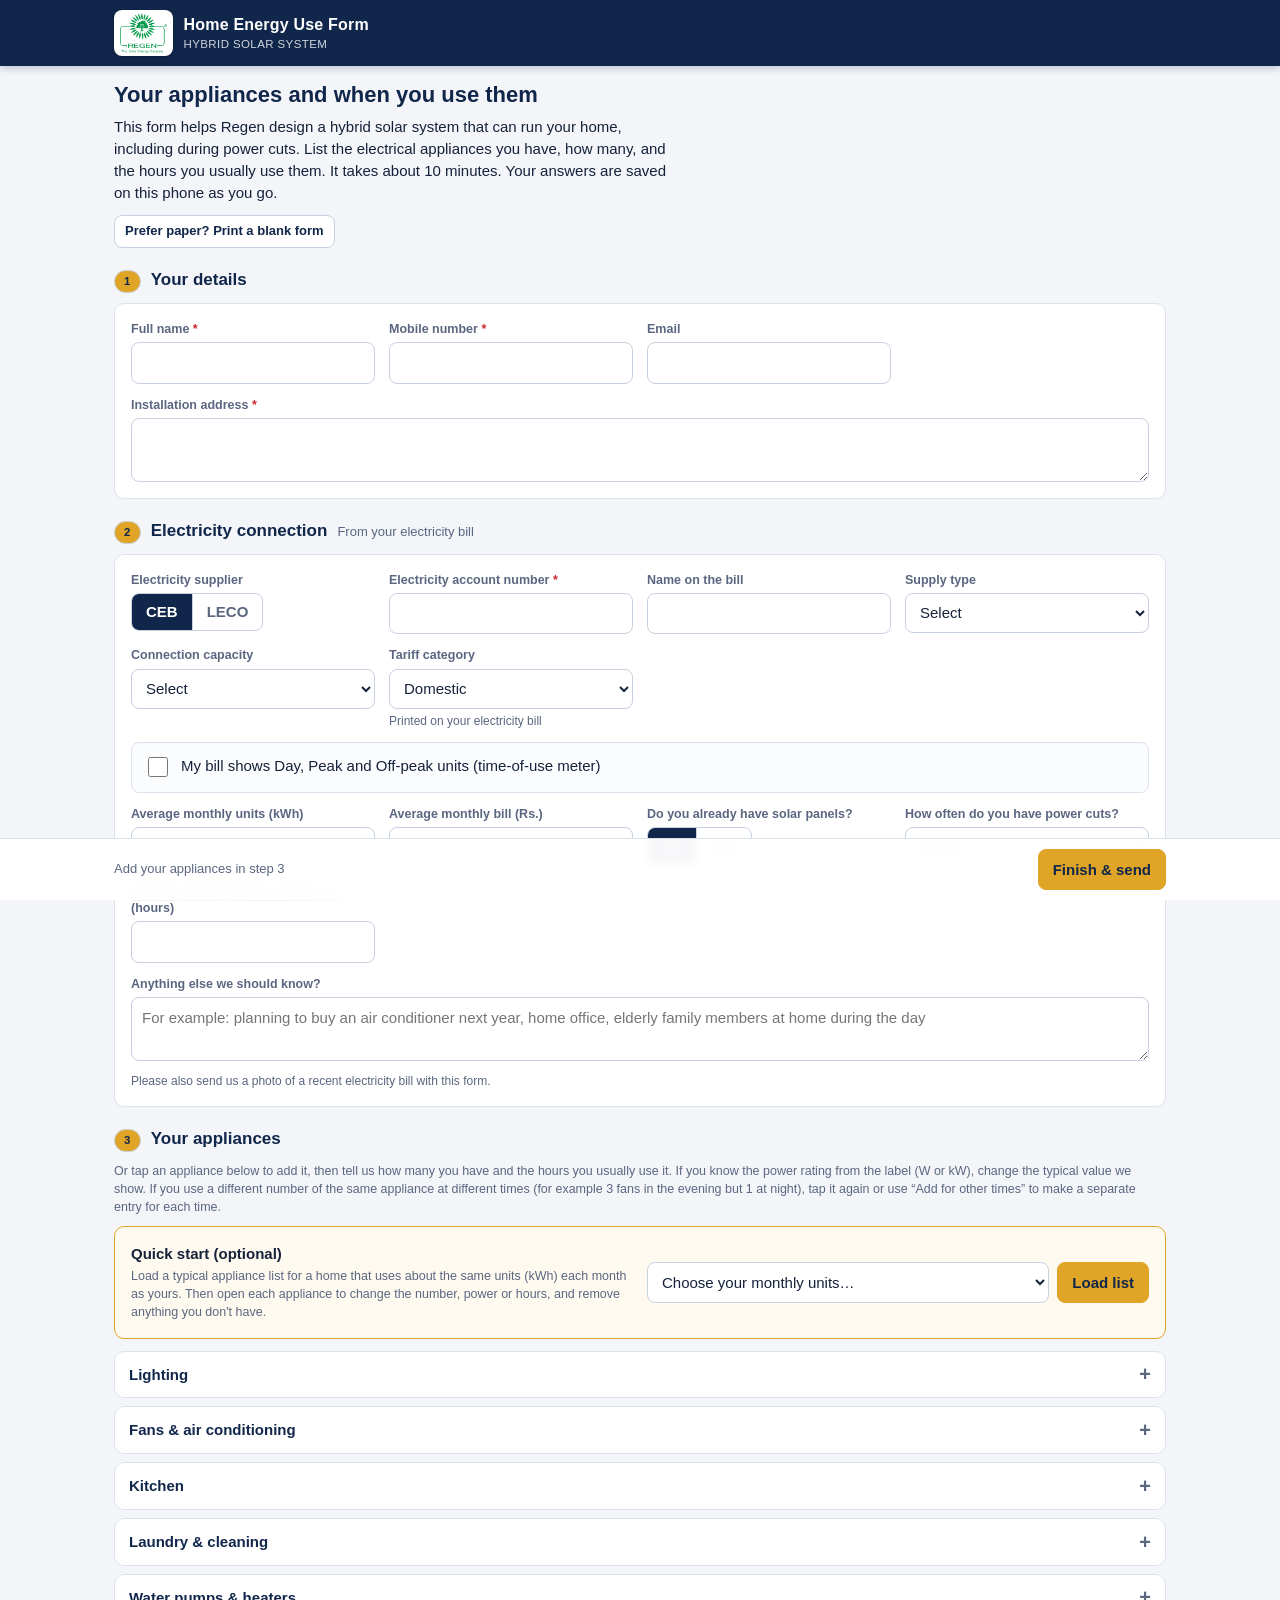
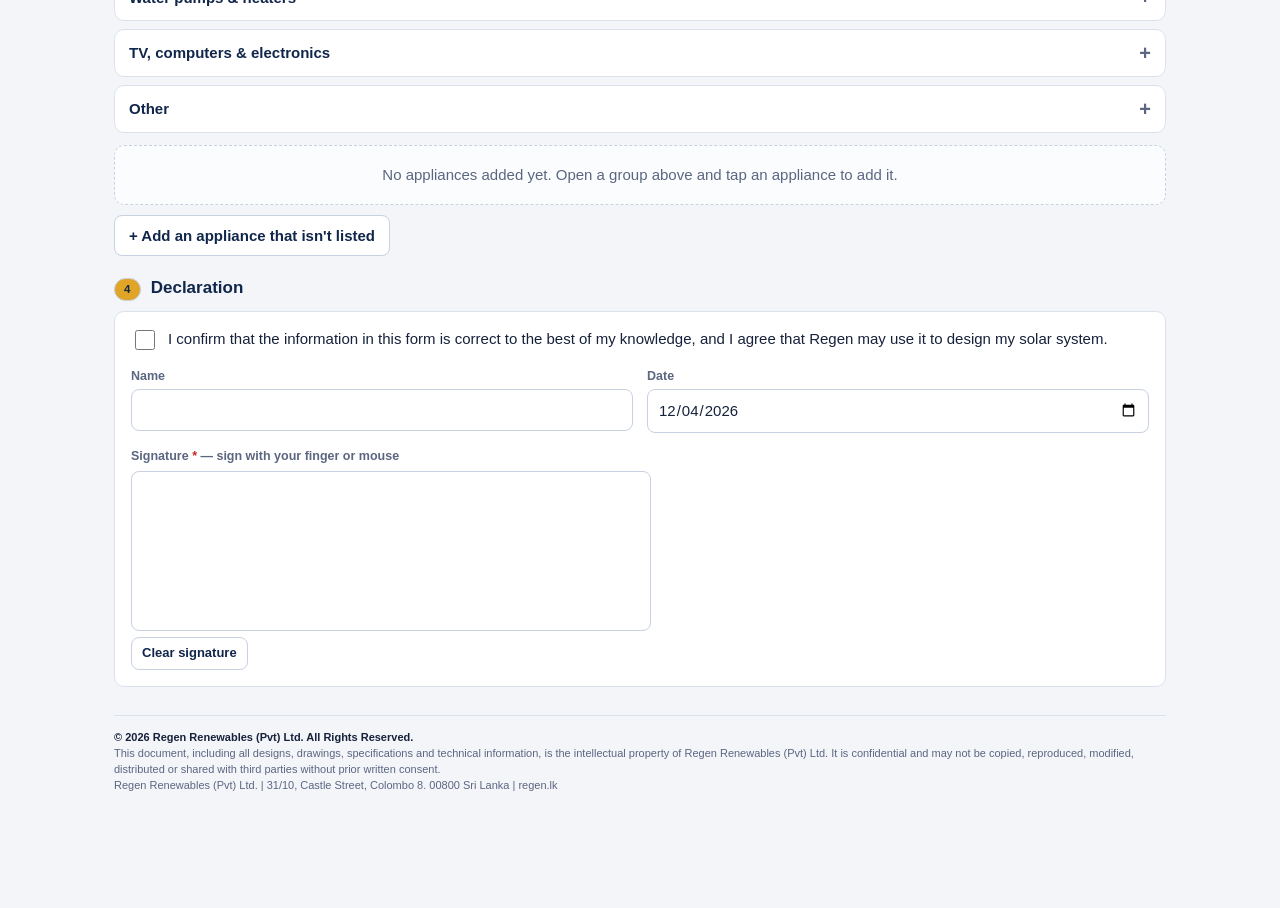
<file: form.html>
<!doctype html>
<html lang="en">
<head>
<meta charset="utf-8">
<meta name="viewport" content="width=device-width, initial-scale=1, viewport-fit=cover">
<title>Regen Home Energy Use Form</title>
<meta name="description" content="Tell Regen which electrical appliances you use and when, so we can design the right hybrid solar system for your home.">
<meta name="theme-color" content="#10264a">
<link rel="stylesheet" href="common.css">
<style>
.intro{display:flex;flex-direction:column;gap:8px;margin-top:16px}
.intro h1{font-size:22px;color:var(--navy)}
.intro p{margin:0;max-width:68ch}
.intro .row{display:flex;flex-wrap:wrap;gap:8px;margin-top:4px}
.cats{display:flex;flex-direction:column;gap:8px}
.cat{border:1px solid var(--line);border-radius:var(--radius);background:var(--surface)}
.cat>summary{list-style:none;cursor:pointer;padding:12px 14px;display:flex;align-items:center;gap:8px;font-weight:700;color:var(--navy)}
.cat>summary::-webkit-details-marker{display:none}
.cat>summary::after{content:"+";margin-left:auto;font-size:20px;line-height:1;color:var(--muted)}
.cat[open]>summary::after{content:"–"}
.cat .count{font-size:12px;font-weight:700;background:var(--gold);color:var(--navy);border-radius:10px;padding:1px 8px}
.items{display:grid;grid-template-columns:repeat(auto-fill,minmax(230px,1fr));gap:6px;padding:0 12px 12px}
.item-add{display:flex;align-items:center;justify-content:space-between;gap:8px;text-align:left;border:1px dashed var(--line-2);background:#fbfcfe;border-radius:8px;padding:9px 11px;cursor:pointer;min-height:44px}
.item-add:hover{border-color:var(--navy-2);background:#f2f6fc}
.item-add b{font-weight:600;font-size:14px}
.item-add span{font-size:12px;color:var(--muted);white-space:nowrap}
.item-add.added{border-style:solid;border-color:var(--navy-2)}
.item-add.added::after{content:"✓";color:var(--navy-2);font-weight:800}

.alist{display:flex;flex-direction:column;gap:12px;margin-top:12px}
.ap{background:var(--surface);border:1px solid var(--line);border-radius:var(--radius);padding:14px;display:flex;flex-direction:column;gap:12px}
.ap-h{display:flex;align-items:flex-start;gap:10px}
.ap.min{gap:0;padding:10px 12px}
.ap.min .ap-body{display:none}
.ap:not(.min) .ap-sum{display:none}
.ap-body{display:flex;flex-direction:column;gap:12px}
.ap-h .nm.tap{cursor:pointer}
.ap-sum{font-size:13px;color:var(--ink);margin-top:3px;display:flex;flex-direction:column;gap:5px}
.ap-sum .strip{max-width:300px}
.ap-sum .warn{color:var(--bad);font-weight:700}
.ap-sum .pills{display:flex;gap:4px;flex-wrap:wrap}
.tg{border:1px solid var(--line-2);background:#fff;border-radius:8px;height:36px;padding:0 10px;cursor:pointer;color:var(--navy);font-weight:600;font-size:13px;flex:none;display:inline-flex;align-items:center;gap:4px}
.tg::after{content:"";width:7px;height:7px;border-right:2px solid currentColor;border-bottom:2px solid currentColor;transform:rotate(45deg);margin:-4px 0 0 4px}
.ap:not(.min) .tg::after{transform:rotate(-135deg);margin:3px 0 0 4px}
.ap-foot{display:flex;flex-wrap:wrap;gap:8px;justify-content:space-between}
.qfbox{display:flex;flex-wrap:wrap;gap:10px 14px;align-items:center;margin-bottom:12px;border-color:var(--gold);background:#fffaf0}
.qftxt{flex:1 1 260px;min-width:0}
.qfrow{display:flex;gap:8px;flex:1 1 260px;min-width:0}
.qfrow select{flex:1;min-width:0}
@media (max-width:520px){.qfrow{flex-wrap:wrap}.qfrow select{flex:1 1 100%}.qfrow .btn{flex:1 1 100%}}
.listbar{display:flex;align-items:center;gap:10px;justify-content:space-between;margin-top:14px}
.ap-h .nm{flex:1;min-width:0}
.ap-h .nm b{font-size:15.5px;color:var(--navy)}
.ap-h .nm .muted{font-size:12px}
.ap-h input{font-weight:600}
.x{border:1px solid var(--line-2);background:#fff;border-radius:8px;width:36px;height:36px;cursor:pointer;color:var(--bad);font-size:18px;flex:none}
.ap-g{display:grid;grid-template-columns:repeat(auto-fit,minmax(150px,1fr));gap:10px 14px;align-items:end}
.ap-g .pwf{grid-column:1/-1}
.pwf .pw{max-width:300px}
.step{display:flex;align-items:center;border:1px solid var(--line-2);border-radius:8px;overflow:hidden;background:#fff;width:max-content}
.step button{border:0;background:#f4f6fa;width:38px;height:38px;font-size:18px;cursor:pointer;color:var(--navy)}
.step input{width:56px;border:0;text-align:center;min-height:38px;padding:0;border-radius:0}
.qs{display:flex;flex-wrap:wrap;gap:14px 22px;align-items:center}
.qs .q{display:flex;flex-direction:column;gap:5px}
.empty{border:1px dashed var(--line-2);border-radius:var(--radius);padding:18px;text-align:center;color:var(--muted);background:#fbfcfe}
.sig-wrap{display:flex;flex-direction:column;gap:6px}
#sig{width:100%;max-width:520px;height:160px;border:1px solid var(--line-2);border-radius:8px;background:#fff;touch-action:none;cursor:crosshair}
.check{display:flex;gap:10px;align-items:flex-start}
.check input{width:20px;height:20px;margin-top:2px;flex:none}
.bar{position:sticky;bottom:0;z-index:15;background:rgba(255,255,255,.96);border-top:1px solid var(--line);margin-top:24px;
  padding-bottom:env(safe-area-inset-bottom,0px);backdrop-filter:blur(6px)}
.bar .wrap{display:flex;align-items:center;gap:10px;padding-block:10px}
.bar .sum{flex:1;font-size:13px;color:var(--muted);min-width:0}
.bar .sum b{color:var(--navy)}
.errs{background:var(--bad-soft);color:var(--bad);border-radius:8px;padding:10px 12px;font-size:14px}
.errs ul{margin:4px 0 0;padding-left:18px}
.done-acts{display:flex;flex-direction:column;gap:8px}
.done-acts .btn{justify-content:flex-start}
.solar-extra[hidden]{display:none}
.toubox{display:flex;flex-direction:column;gap:10px;border:1px solid var(--line);border-radius:8px;padding:12px;background:#fbfcfe}
.toubox:has(#touOptWrap[hidden]):has(#touFields[hidden]){display:none}
.tougrid{display:grid;grid-template-columns:repeat(auto-fit,minmax(150px,1fr));gap:10px 14px}
.tt{display:block;font-weight:500;font-size:11.5px;color:var(--muted)}
.again{align-self:flex-start}
.item-add .times{font-size:11.5px;font-weight:800;color:var(--navy-2);margin-left:auto;margin-right:6px}
.sentban{margin-top:14px;border:1px solid #b9dcc6;background:var(--ok-soft);color:#1e5a37;border-radius:var(--radius);padding:10px 14px;font-size:14px;display:block}
.sentban .btn{margin-left:6px}
.big-btn{width:100%;min-height:50px;font-size:16px}
.big-btn:disabled{opacity:.7;cursor:progress}
details.alt{margin-top:14px;border-top:1px solid var(--line);padding-top:10px}
details.alt>summary{cursor:pointer;color:var(--navy);font-weight:600;font-size:14px;margin-bottom:8px}
.sent{display:flex;gap:12px;align-items:flex-start}
.sent h3{margin-bottom:6px}
.sent-ico{width:40px;height:40px;border-radius:50%;background:var(--ok);color:#fff;display:grid;place-items:center;font-weight:900;font-size:22px;flex:none}
.sent .ref{font-size:24px;font-weight:800;color:var(--navy);margin:2px 0 8px;letter-spacing:.5px}


/* ---------- print (A4 landscape) ---------- */
@media print{
  @page{size:A4 landscape;margin:9mm 9mm 8mm}
  body{background:#fff;font-size:9.5pt}
  .screen{display:none!important}
  #printArea{display:block}
  .pt{width:100%;border-collapse:collapse}
  .pt>thead>tr>td,.pt>tfoot>tr>td{padding:0}
  .pf-space{height:19mm}
  .pfoot{position:fixed;bottom:0;left:0;right:0;font-size:6.6pt;color:#4a5568;border-top:0.4pt solid #9aa5b8;padding-top:1.2mm;line-height:1.35}
  .pfoot b{color:#16213a}
  .ph{display:flex;align-items:center;gap:4mm;border-bottom:1.2pt solid #10264a;padding-bottom:2mm;margin-bottom:3mm}
  .ph h1{font-size:14pt;color:#10264a}
  .plogo{height:15mm;width:auto;flex:none}
  .ph .co{margin-left:auto;text-align:right;font-size:8pt;color:#4a5568}
  .pinst{font-size:8.3pt;margin:0 0 3mm;color:#16213a}
  .pgrid{display:grid;grid-template-columns:1fr 1fr;gap:3mm 6mm;margin-bottom:3mm}
  .pbox h2{font-size:10pt;color:#fff;background:#10264a;padding:1.2mm 2mm;margin:0 0 1.5mm}
  .kv{width:100%;border-collapse:collapse}
  .kv td{border:0.4pt solid #9aa5b8;padding:1.4mm 2mm;height:7mm;vertical-align:top;font-size:8.6pt}
  .kv td.k{width:36%;background:#f1f4f9;font-weight:600;color:#33415c}
  .opt{display:inline-block;margin-right:3mm;white-space:nowrap}
  .opt::before{content:"";display:inline-block;width:2.6mm;height:2.6mm;border:0.6pt solid #33415c;margin-right:1mm;vertical-align:-0.3mm}
  .opt.sel::before{background:#10264a}
  .tlist .opt{margin-right:2mm;font-size:8pt}
  .at{width:100%;border-collapse:collapse;font-size:7.6pt;table-layout:fixed}
  .at th,.at td{border:0.4pt solid #9aa5b8;padding:0.6mm 0.8mm;text-align:center;height:5.6mm}
  .at th{background:#10264a;color:#fff;font-weight:600;font-size:7pt}
  .at th.g{background:#1f4e8c}
  .at td.nm{text-align:left;white-space:nowrap;overflow:hidden;text-overflow:ellipsis}
  .at td.nm small{color:#5b6680}
  .at td.h{padding:0}
  .at td.h.on{background:#1f4e8c}
  .at tr.cat td{background:#e8edf5;font-weight:700;text-align:left;color:#10264a}
  .at tr{break-inside:avoid}
  .at thead{display:table-header-group}
  .psig{display:grid;grid-template-columns:2fr 1fr 1.3fr;gap:5mm;margin-top:4mm;break-inside:avoid}
  .psig .ln{border-bottom:0.6pt solid #33415c;height:14mm;display:flex;align-items:flex-end;padding-bottom:1mm;font-size:9pt}
  .psig .ln img{max-height:13mm}
  .psig .cap{font-size:7.6pt;color:#4a5568;margin-top:1mm}
  .brk{break-before:page}
  .office{margin-top:3mm;border:0.6pt dashed #9aa5b8;padding:2mm;font-size:7.6pt;color:#4a5568}
}
</style>
</head>
<body>
<header class="topbar screen">
  <div class="wrap">
    <div class="brand">
      <span class="brand-logo"><img src="regen-logo.png" alt="Regen – The Solar Energy Company" width="48" height="40"></span>
      <div class="brand-txt"><b>Home Energy Use Form</b><span>Hybrid solar system</span></div>
    </div>
  </div>
</header>

<main class="wrap screen" id="app">
  <section class="intro">
    <h1>Your appliances and when you use them</h1>
    <p>This form helps Regen design a hybrid solar system that can run your home, including during power cuts. List the electrical appliances you have, how many, and the hours you usually use them. It takes about 10 minutes. Your answers are saved on this phone as you go.</p>
    <div class="row">
      <button class="btn sm" type="button" id="printBlank">Prefer paper? Print a blank form</button>
    </div>
  </section>
  <div class="sentban" id="sentBanner" hidden role="status"></div>

  <div class="sec-h"><span class="step">1</span><h2>Your details</h2></div>
  <div class="card grid">
    <div class="fld"><label for="c_name">Full name <span class="req">*</span></label><input id="c_name" type="text" autocomplete="name" data-c="name"></div>
    <div class="fld"><label for="c_phone">Mobile number <span class="req">*</span></label><input id="c_phone" type="tel" autocomplete="tel" data-c="phone"></div>
    <div class="fld"><label for="c_email">Email</label><input id="c_email" type="email" autocomplete="email" data-c="email"></div>
    <div class="fld span2"><label for="c_address">Installation address <span class="req">*</span></label><textarea id="c_address" data-c="address" autocomplete="street-address"></textarea></div>
  </div>

  <div class="sec-h"><span class="step">2</span><h2>Electricity connection</h2><p>From your electricity bill</p></div>
  <div class="card grid">
    <div class="fld"><span class="lbl">Electricity supplier</span><div class="seg" data-seg="utility"><button type="button" data-v="CEB">CEB</button><button type="button" data-v="LECO">LECO</button></div></div>
    <div class="fld"><label for="c_account">Electricity account number <span class="req">*</span></label><input id="c_account" type="text" inputmode="numeric" data-c="account"></div>
    <div class="fld"><label for="c_billName">Name on the bill</label><input id="c_billName" type="text" data-c="billName"></div>
    <div class="fld"><label for="c_supply">Supply type</label><select id="c_supply" data-c="supply"><option value="">Select</option><option>Single-phase</option><option>Three-phase</option><option>Not sure</option></select></div>
    <div class="fld"><label for="c_capacity">Connection capacity</label><select id="c_capacity" data-c="capacity"><option value="">Select</option></select></div>
    <div class="fld" id="capOtherWrap" hidden><label for="c_capacityOther">Your connection capacity <span class="req">*</span></label><input id="c_capacityOther" type="text" data-c="capacityOther" placeholder="e.g. 3-phase 100 A"></div>
    <div class="fld"><label for="c_tariff">Tariff category</label><select id="c_tariff" data-c="tariff"></select><span class="hint">Printed on your electricity bill</span></div>
    <div class="span2 toubox" id="touBox">
      <label class="check" id="touOptWrap" for="c_tou"><input id="c_tou" type="checkbox"><span>My bill shows Day, Peak and Off-peak units (time-of-use meter)</span></label>
      <div id="touFields" hidden>
        <p class="lbl" style="margin:0 0 8px" id="touHead">Average monthly units by time of use (kWh)</p>
        <div class="tougrid">
          <div class="fld"><label for="c_touDay">Day <span class="tt">5:30 AM – 6:30 PM</span></label><input id="c_touDay" type="number" inputmode="decimal" min="0" data-c="touDay"></div>
          <div class="fld"><label for="c_touPeak">Peak <span class="tt">6:30 PM – 10:30 PM</span></label><input id="c_touPeak" type="number" inputmode="decimal" min="0" data-c="touPeak"></div>
          <div class="fld"><label for="c_touOff">Off-peak <span class="tt">10:30 PM – 5:30 AM</span></label><input id="c_touOff" type="number" inputmode="decimal" min="0" data-c="touOff"></div>
        </div>
        <p class="hint" id="touSum" style="margin:6px 0 0"></p>
      </div>
    </div>
    <div class="fld" id="unitsWrap"><label for="c_units">Average monthly units (kWh)</label><input id="c_units" type="number" inputmode="decimal" min="0" data-c="units"></div>
    <div class="fld"><label for="c_bill">Average monthly bill (Rs.)</label><input id="c_bill" type="number" inputmode="decimal" min="0" data-c="bill"></div>
    <div class="fld"><span class="lbl">Do you already have solar panels?</span><div class="seg" data-seg="solar"><button type="button" data-v="No">No</button><button type="button" data-v="Yes">Yes</button></div></div>
    <div class="fld solar-extra"><label for="c_solarKw">Existing solar size (kW)</label><input id="c_solarKw" type="number" inputmode="decimal" min="0" data-c="solarKw"></div>
    <div class="fld solar-extra"><label for="c_solarScheme">Solar scheme</label><select id="c_solarScheme" data-c="solarScheme"><option value="">Select</option><option>Net metering</option><option>Net accounting</option><option>Net plus</option><option>Not sure</option></select></div>
    <div class="fld"><label for="c_outages">How often do you have power cuts?</label><select id="c_outages" data-c="outages"><option value="">Select</option><option>Rarely</option><option>A few times a month</option><option>Every week</option><option>Every day</option></select></div>
    <div class="fld"><label for="c_backupHrs">Backup needed during a power cut (hours)</label><input id="c_backupHrs" type="number" inputmode="decimal" min="0" data-c="backupHrs"></div>
    <div class="fld span2"><label for="c_notes">Anything else we should know?</label><textarea id="c_notes" data-c="notes" placeholder="For example: planning to buy an air conditioner next year, home office, elderly family members at home during the day"></textarea></div>
    <p class="hint span2" style="margin:0">Please also send us a photo of a recent electricity bill with this form.</p>
  </div>

  <div class="sec-h"><span class="step">3</span><h2>Your appliances</h2></div>
  <p class="muted small" style="margin:0 0 10px">Or tap an appliance below to add it, then tell us how many you have and the hours you usually use it. If you know the power rating from the label (W or kW), change the typical value we show. If you use a different number of the same appliance at different times (for example 3 fans in the evening but 1 at night), tap it again or use “Add for other times” to make a separate entry for each time.</p>
  <div class="card qfbox">
    <div class="qftxt"><b>Quick start (optional)</b><p class="small muted" style="margin:2px 0 0">Load a typical appliance list for a home that uses about the same units (kWh) each month as yours. Then open each appliance to change the number, power or hours, and remove anything you don't have.</p></div>
    <div class="qfrow"><select id="qFillF" aria-label="Typical list by monthly units"></select><button class="btn gold" id="qFillGo" type="button">Load list</button></div>
  </div>
  <div class="cats" id="cats"></div>
  <div class="listbar" id="listBar" hidden><span class="muted small" id="listCount"></span><button class="btn sm" type="button" id="toggleAll">Minimise all</button></div>
  <div class="alist" id="alist"></div>
  <div style="margin-top:10px"><button class="btn" type="button" id="addCustom">+ Add an appliance that isn't listed</button></div>

  <div class="sec-h"><span class="step">4</span><h2>Declaration</h2></div>
  <div class="card" style="display:flex;flex-direction:column;gap:14px">
    <label class="check" for="c_confirm"><input id="c_confirm" type="checkbox"><span>I confirm that the information in this form is correct to the best of my knowledge, and I agree that Regen may use it to design my solar system.</span></label>
    <div class="grid">
      <div class="fld"><label for="c_declName">Name</label><input id="c_declName" type="text" data-c="declName"></div>
      <div class="fld"><label for="c_declDate">Date</label><input id="c_declDate" type="date" data-c="declDate"></div>
    </div>
    <div class="sig-wrap">
      <span class="lbl">Signature <span class="req" style="color:var(--bad)">*</span> — sign with your finger or mouse</span>
      <canvas id="sig" aria-label="Signature pad"></canvas>
      <div><button class="btn sm" type="button" id="sigClear">Clear signature</button></div>
    </div>
  </div>

  <footer class="legal">
    <b id="lgCopy"></b><br><span id="lgNotice"></span><br><span id="lgCo"></span>
  </footer>
</main>

<div class="bar screen">
  <div class="wrap">
    <div class="sum" id="sum"></div>
    <button class="btn gold" type="button" id="finish">Finish &amp; send</button>
  </div>
</div>

<div id="printArea"></div>
<div class="toast" id="toast" role="status" aria-live="polite"></div>

<script src="config.js"></script>
<script src="common.js"></script>
<script>
(() => {
  const H = HLC, $ = s => document.querySelector(s);
  const params = new URLSearchParams(location.search);
  let state = H.store.get('form_draft') || { customer: H.emptyCustomer(), appliances: [], confirm: false };
  state.customer = Object.assign(H.emptyCustomer(), state.customer || {});
  state.appliances = (state.appliances || []).map(H.normalise);
  if (!state.customer.declDate) state.customer.declDate = H.today();

  let saveT;
  const save = () => { state.pendingSid = ''; clearTimeout(saveT); saveT = setTimeout(() => H.store.set('form_draft', state), 250); updateSum(); };
  const toast = m => { const t = $('#toast'); t.textContent = m; t.classList.add('show'); clearTimeout(toast.t); toast.t = setTimeout(() => t.classList.remove('show'), 2600); };

  // legal footer
  $('#lgCopy').textContent = H.copyright(); $('#lgNotice').textContent = H.NOTICE; $('#lgCo').textContent = H.COMPANY_LINE;

  // ---------- customer fields ----------
  const C0 = state.customer;
  if (!H.CAPACITIES.includes(C0.capacity)) C0.capacity = '';                       // e.g. "15 A" from an older form
  if (C0.tariff && !H.TARIFFS.includes(C0.tariff) && C0.tariff !== 'Not sure') C0.tariff = '';
  $('#c_capacity').insertAdjacentHTML('beforeend', H.CAPACITIES.map(o => `<option>${o}</option>`).join(''));
  $('#c_tariff').innerHTML = H.tariffOptionsHTML(C0.tariff, 'Select');
  document.querySelectorAll('[data-c]').forEach(el => {
    el.value = state.customer[el.dataset.c] ?? '';
    el.addEventListener('input', () => { state.customer[el.dataset.c] = el.value; save(); });
  });
  document.querySelectorAll('[data-seg]').forEach(seg => {
    const key = seg.dataset.seg;
    const paint = () => seg.querySelectorAll('button').forEach(b => b.classList.toggle('on', b.dataset.v === state.customer[key]));
    seg.addEventListener('click', e => { const b = e.target.closest('button'); if (!b) return; state.customer[key] = b.dataset.v; paint(); solarVis(); save(); });
    paint();
  });
  const solarVis = () => document.querySelectorAll('.solar-extra').forEach(el => el.hidden = state.customer.solar !== 'Yes');
  solarVis();
  // connection capacity "Other" and time-of-use units
  const touBox = $('#c_tou');
  function elecVis() {
    const c = state.customer, tou = H.touOn(c), fixed = H.isTouTariff(c.tariff);
    $('#capOtherWrap').hidden = c.capacity !== 'Other';
    $('#touOptWrap').hidden = fixed;
    touBox.checked = !!c.tou;
    $('#touFields').hidden = !tou;
    $('#touHead').textContent = fixed ? `${c.tariff} is billed by time of use. Average monthly units for each period (kWh):` : 'Average monthly units for each period (kWh):';
    $('#unitsWrap').hidden = tou;
    const tot = H.touTotal(c);
    $('#touSum').textContent = tou && H.hasTouValues(c) ? `Total ${+tot.toFixed(1)} kWh per month` : 'Copy these from your bill. Leave a box empty if you don\'t know.';
  }
  function syncUnits() { const c = state.customer; if (H.touOn(c) && H.hasTouValues(c)) { c.units = String(+H.touTotal(c).toFixed(1)); $('#c_units').value = c.units; } }
  touBox.addEventListener('change', () => { state.customer.tou = touBox.checked; syncUnits(); elecVis(); save(); });
  ['c_capacity', 'c_tariff', 'c_touDay', 'c_touPeak', 'c_touOff'].forEach(id => $('#' + id).addEventListener('input', () => { syncUnits(); elecVis(); save(); }));
  elecVis();
  const conf = $('#c_confirm'); conf.checked = !!state.confirm;
  conf.addEventListener('change', () => { state.confirm = conf.checked; save(); });

  // ---------- catalogue ----------
  function renderCats() {
    const added = new Set(state.appliances.map(a => a.k));
    const times = k => state.appliances.filter(a => a.k === k).length;
    const openIds = new Set([...document.querySelectorAll('.cat[open]')].map(d => d.dataset.cat));
    $('#cats').innerHTML = H.CATS.map(c => {
      const n = state.appliances.filter(a => a.cat === c.id).length;
      return `<details class="cat" data-cat="${c.id}"${openIds.has(c.id) ? ' open' : ''}><summary>${H.esc(c.name)}${n ? `<span class="count">${n}</span>` : ''}</summary><div class="items">` +
        c.items.map(it => `<button type="button" class="item-add${added.has(it.k) && it.k !== 'custom' ? ' added' : ''}" data-add="${it.k}"><b>${H.esc(it.k === 'custom' ? '+ Other appliance (type its name)' : it.n)}</b>${it.k !== 'custom' && times(it.k) > 1 ? `<span class="times">×${times(it.k)}</span>` : ''}${it.w ? `<span>~${it.w >= 1000 ? (it.w / 1000) + ' kW' : it.w + ' W'}</span>` : ''}</button>`).join('') +
        '</div></details>';
    }).join('');
  }
  $('#addCustom').addEventListener('click', () => addItem('custom'));
  $('#cats').addEventListener('click', e => {
    const b = e.target.closest('[data-add]'); if (!b) return;
    addItem(b.dataset.add);
  });
  function addItem(k) {
    const same = state.appliances.filter(a => a.k === k && k !== 'custom');
    if (same.length) { addAgain(same[same.length - 1], true); return; }
    const a = H.newAppliance(k);
    state.appliances.push(a); openCards.add(a.id);
    save(); renderCats(); renderList();
    const el = document.querySelector(`.ap[data-id="${a.id}"]`);
    if (el) { el.scrollIntoView({ behavior: 'smooth', block: 'center' }); if (k === 'custom') el.querySelector('[data-f="name"]').focus(); }
    toast(`${a.name || 'Appliance'} added`);
  }
  // another entry of the same appliance for a different time slot, with its own quantity and hours
  function addAgain(src, fromCatalogue) {
    if (!String(src.name || '').trim()) { toast('Type the appliance name first'); return; }
    const a = H.newAppliance(src.k);
    Object.assign(a, { name: H.entryName(state.appliances, src), cat: src.cat, w: src.w, unit: src.unit, t: src.t, s: src.s, d: src.d, b: src.b, f: src.f,
      qty: src.qty, qtyOn: 1, hrs: H.emptyHrs(), hpd: 0, hpdManual: false, notes: '' });
    const lastSame = state.appliances.reduce((i, x, j) => (x.k === src.k && String(x.name).replace(/\s\(\d+\)$/, '') === String(src.name).replace(/\s\(\d+\)$/, '') ? j : i), state.appliances.indexOf(src));
    state.appliances.splice(lastSame + 1, 0, H.normalise(a)); openCards.add(a.id);
    save(); renderCats(); renderList();
    const el = document.querySelector(`.ap[data-id="${a.id}"]`);
    if (el) el.scrollIntoView({ behavior: 'smooth', block: 'center' });
    toast(`${a.name} added${fromCatalogue ? ' as a separate entry' : ''} – tap the hours for this time`);
  }

  // ---------- appliance cards ----------
  // cards are minimised to a one-line summary; a card is open while it is new or still missing details
  const incomplete = a => !a.w || !H.countHrs(a.hrs) || (a.k === 'custom' && !String(a.name || '').trim());
  const openCards = new Set(state.appliances.filter(incomplete).map(a => a.id));
  const pwVal = a => a.unit === 'kW' ? +(a.w / 1000).toFixed(3) : +a.w.toFixed(1);
  function cardHTML(a) {
    const it = H.ITEM[a.k];
    const typ = it && it.w ? `Typical: ${it.w >= 1000 ? (it.w / 1000) + ' kW' : it.w + ' W'} each` : 'Enter the power from the label';
    const open = openCards.has(a.id);
    const showName = a.k !== 'custom' || !open;
    return `<div class="ap${open ? '' : ' min'}" data-id="${a.id}">
      <div class="ap-h"><div class="nm${showName ? ' tap' : ''}"${showName ? ' data-act="toggle"' : ''}>${!showName
        ? `<label class="lbl" for="n_${a.id}">Appliance name</label><input id="n_${a.id}" type="text" data-f="name" value="${H.esc(a.name)}" placeholder="e.g. Pressure cooker">`
        : `<b>${H.esc(a.name || 'Other appliance')}</b><div class="muted">${H.esc(H.CAT_NAME[a.cat] || '')}${/\(\d+\)$/.test(a.name) ? ' · separate entry for another time' : ''}</div>`}
        ${sumHTML(a)}</div>
        <button type="button" class="tg" data-act="toggle" aria-expanded="${open}">${open ? 'Minimise' : 'Edit'}</button>
        <button type="button" class="x" data-act="del" aria-label="Remove ${H.esc(a.name || 'appliance')}">×</button></div>
      <div class="ap-body">
      <div class="ap-g">
        <div class="fld"><span class="lbl">How many do you have?</span><div class="step"><button type="button" data-act="q-">−</button><input type="number" inputmode="numeric" min="0" data-f="qty" value="${a.qty}" aria-label="Quantity"><button type="button" data-act="q+">+</button></div></div>
        <div class="fld"><span class="lbl">Used at the same time</span><div class="step"><button type="button" data-act="o-">−</button><input type="number" inputmode="numeric" min="0" data-f="qtyOn" value="${a.qtyOn}" aria-label="Used at the same time"><button type="button" data-act="o+">+</button></div></div>
        <div class="fld pwf"><label class="lbl" for="w_${a.id}">Power rating (each)</label><div class="pw"><input id="w_${a.id}" type="number" inputmode="decimal" min="0" step="any" data-f="w" value="${pwVal(a)}"><div class="seg" data-unit><button type="button" data-v="W" class="${a.unit === 'W' ? 'on' : ''}">W</button><button type="button" data-v="kW" class="${a.unit === 'kW' ? 'on' : ''}">kW</button></div></div><span class="hint">${typ}</span></div>
      </div>
      <div class="fld"><span class="lbl">When do you usually use it? Tap each hour it is on.</span>${H.hourPickerHTML(a.hrs)}</div>
      <div class="ap-g">
        <div class="fld"><label class="lbl" for="h_${a.id}">Hours used per day</label><input id="h_${a.id}" type="number" inputmode="decimal" min="0" max="24" step="0.5" data-f="hpd" value="${a.hpd}"><span class="hint">Filled in from the hours you tapped. Change it if the appliance runs for less time inside those hours.</span></div>
        <div class="fld"><label class="lbl" for="u_${a.id}">How often</label><select id="u_${a.id}" data-f="use">${Object.entries(H.USE_LABEL).map(([k, v]) => `<option value="${k}"${a.use === k ? ' selected' : ''}>${v}</option>`).join('')}</select></div>
      </div>
      <div class="qs">
        <div class="q"><span class="lbl">Needed during power cuts?</span><div class="seg" data-yn="b"><button type="button" data-v="1" class="${a.b ? 'on' : ''}">Yes</button><button type="button" data-v="0" class="${!a.b ? 'on' : ''}">No</button></div></div>
        <div class="q"><span class="lbl">Could you use it at a different time if needed?</span><div class="seg" data-yn="f"><button type="button" data-v="1" class="${a.f ? 'on' : ''}">Yes</button><button type="button" data-v="0" class="${!a.f ? 'on' : ''}">No</button></div></div>
      </div>
      <div class="fld"><label class="lbl" for="t_${a.id}">Notes (optional)</label><input id="t_${a.id}" type="text" data-f="notes" value="${H.esc(a.notes)}" placeholder="Brand/model, room, or anything special about how you use it"></div>
      <div class="ap-foot"><button type="button" class="btn sm again" data-act="again">+ Add for other times</button><button type="button" class="btn sm primary" data-act="toggle">Done – minimise</button></div>
      </div>
    </div>`;
  }
  function sumHTML(a) {
    const w = a.w ? (a.unit === 'kW' ? +(a.w / 1000).toFixed(3) + ' kW' : +a.w.toFixed(1) + ' W') : '';
    const hrs = H.slotsText(a.hrs, '12');
    const strip = `<div class="strip" aria-hidden="true">${a.hrs.map((on, h) => `<i class="${on ? 'on' : ''}${h < 6 || h >= 18 ? ' n' : ''}"></i>`).join('')}</div>`;
    return `<div class="ap-sum">
      <span>${a.qtyOn}${a.qtyOn !== a.qty ? ` of ${a.qty}` : ''} used at once${w ? ` × ${w}` : ' · <span class="warn">power rating missing</span>'} · ${hrs ? H.esc(hrs) : '<span class="warn">hours not set</span>'}${a.use !== 'daily' ? ' · ' + H.esc(H.USE_LABEL[a.use]) : ''}</span>
      ${strip}
      ${a.b || a.f || a.tpl ? `<span class="pills">${a.tpl ? '<span class="pill high">Typical – please check</span>' : ''}${a.b ? '<span class="pill info">Needed in power cuts</span>' : ''}${a.f ? '<span class="pill gold">Can use at another time</span>' : ''}</span>` : ''}</div>`;
  }
  function setOpen(id, open) {
    open ? openCards.add(id) : openCards.delete(id);
    const a = state.appliances.find(x => x.id === id), el = document.querySelector(`.ap[data-id="${id}"]`);
    if (a && el) { el.outerHTML = cardHTML(a); }
    updateListBar();
  }
  function updateListBar() {
    const n = state.appliances.length, bar = $('#listBar');
    bar.hidden = !n;
    if (!n) return;
    const t = state.appliances.filter(a => a.tpl).length;
    $('#listCount').textContent = `${n} appliance entr${n === 1 ? 'y' : 'ies'}${t ? ` · ${t} from the typical list still to check` : ''}`;
    $('#toggleAll').textContent = state.appliances.some(a => openCards.has(a.id)) ? 'Minimise all' : 'Expand all';
  }
  $('#toggleAll').addEventListener('click', () => {
    const anyOpen = state.appliances.some(a => openCards.has(a.id));
    state.appliances.forEach(a => anyOpen ? openCards.delete(a.id) : openCards.add(a.id));
    renderList();
  });
  function renderList() {
    const L = $('#alist');
    L.innerHTML = state.appliances.length ? state.appliances.map(cardHTML).join('') : '<div class="empty">No appliances added yet. Open a group above and tap an appliance to add it.</div>';
    updateListBar();
  }
  // ---------- quick start: typical lists by monthly units ----------
  function billUnits() { const c = state.customer; return H.touOn(c) && H.hasTouValues(c) ? H.touTotal(c) : parseFloat(c.units); }
  function renderQF() {
    const sel = $('#qFillF'), cur = sel.value, u = billUnits();
    const near = isFinite(u) && u > 0 ? H.TEMPLATE_LEVELS.reduce((b, l) => Math.abs(l - u) < Math.abs(b - u) ? l : b, H.TEMPLATE_LEVELS[0]) : null;
    sel.innerHTML = '<option value="">Choose your monthly units…</option>' + H.TEMPLATE_LEVELS.map(l => `<option value="${l}">About ${l.toLocaleString('en-US')} units a month${l === near ? ' (your bill)' : ''}</option>`).join('');
    sel.value = cur || (near ? String(near) : '');
  }
  function loadTypical(level, mode) {
    const list = H.buildTemplate(level).map(a => { a.tpl = true; return a; });
    if (mode === 'replace') { state.appliances = list; openCards.clear(); }
    else for (const a of list) { if (state.appliances.some(x => x.name === a.name)) a.name = H.entryName(state.appliances, a); state.appliances.push(a); }
    save(); renderCats(); renderList();
    const bar = $('#listBar'), hdr = document.querySelector('header.topbar');
    window.scrollTo({ top: bar.getBoundingClientRect().top + window.scrollY - (hdr ? hdr.offsetHeight : 0) - 10, behavior: 'smooth' });
    toast(`Typical list loaded – open each appliance to check it`);
  }
  $('#qFillGo').addEventListener('click', () => {
    const level = +$('#qFillF').value;
    if (!level) { toast('Choose your monthly units first'); $('#qFillF').focus(); return; }
    if (!state.appliances.length) { loadTypical(level, 'replace'); return; }
    const m = modal(`<h3>Load the typical list?</h3><p>You have already added ${state.appliances.length} appliance entr${state.appliances.length === 1 ? 'y' : 'ies'}. Replace them with the typical list, or add the typical list to them?</p>
      <div class="acts"><button class="btn" data-close>Cancel</button><button class="btn" id="qfAdd">Add to my list</button><button class="btn primary" id="qfRep">Replace my list</button></div>`);
    m.querySelector('#qfAdd').onclick = () => { m.remove(); loadTypical(level, 'add'); };
    m.querySelector('#qfRep').onclick = () => { m.remove(); loadTypical(level, 'replace'); };
  });
  ['c_units', 'c_touDay', 'c_touPeak', 'c_touOff', 'c_tariff', 'c_tou'].forEach(id => $('#' + id).addEventListener('input', renderQF));
  $('#c_tou').addEventListener('change', renderQF);
  const findA = el => { const c = el.closest('.ap'); return c && state.appliances.find(a => a.id === c.dataset.id); };
  $('#alist').addEventListener('click', e => {
    const a = findA(e.target); if (!a) return;
    const card = e.target.closest('.ap');
    const act = e.target.closest('[data-act]')?.dataset.act;
    if (act === 'del') { state.appliances = state.appliances.filter(x => x !== a); save(); renderCats(); renderList(); return; }
    if (act === 'again') { addAgain(a, false); return; }
    if (act === 'toggle') {
      const willOpen = !openCards.has(a.id);
      if (!willOpen && a.tpl) { a.tpl = false; save(); }
      setOpen(a.id, willOpen);
      const el = document.querySelector(`.ap[data-id="${a.id}"]`);
      if (el && !willOpen && el.getBoundingClientRect().top < 0) el.scrollIntoView({ block: 'start', behavior: 'smooth' });
      return;
    }
    if (a.tpl && (act || e.target.closest('.hp-c, [data-pre], [data-unit] button, [data-yn] button'))) a.tpl = false;
    if (act && /^[qo][+-]$/.test(act)) {
      const f = act[0] === 'q' ? 'qty' : 'qtyOn', d = act[1] === '+' ? 1 : -1;
      a[f] = Math.max(0, a[f] + d);
      if (f === 'qty') { if (a.qtyOn === a.qty - d || a.qtyOn > a.qty) a.qtyOn = a.qty; }
      else a.qtyOn = Math.min(a.qtyOn, a.qty);
      card.querySelector('[data-f="qty"]').value = a.qty; card.querySelector('[data-f="qtyOn"]').value = a.qtyOn;
      save(); return;
    }
    const hc = e.target.closest('.hp-c');
    if (hc) { const h = +hc.dataset.h; a.hrs[h] = a.hrs[h] ? 0 : 1; hc.classList.toggle('on', !!a.hrs[h]); hc.setAttribute('aria-pressed', a.hrs[h] ? 'true' : 'false'); syncHpd(a, card); save(); return; }
    const pre = e.target.closest('[data-pre]');
    if (pre) { H.applyPreset(a.hrs, pre.dataset.pre); card.querySelectorAll('.hp-c').forEach(c => { const on = !!a.hrs[+c.dataset.h]; c.classList.toggle('on', on); c.setAttribute('aria-pressed', on); }); syncHpd(a, card); save(); return; }
    const u = e.target.closest('[data-unit] button');
    if (u) { a.unit = u.dataset.v; u.parentElement.querySelectorAll('button').forEach(b => b.classList.toggle('on', b === u)); card.querySelector('[data-f="w"]').value = pwVal(a); save(); return; }
    const yn = e.target.closest('[data-yn] button');
    if (yn) { const k = yn.parentElement.dataset.yn; a[k] = yn.dataset.v === '1'; yn.parentElement.querySelectorAll('button').forEach(b => b.classList.toggle('on', b === yn)); save(); }
  });
  function syncHpd(a, card) { if (!a.hpdManual) { a.hpd = H.countHrs(a.hrs); card.querySelector('[data-f="hpd"]').value = a.hpd; } }
  $('#alist').addEventListener('input', e => {
    const a = findA(e.target); const f = e.target.dataset.f; if (!a || !f) return;
    const v = e.target.value;
    a.tpl = false;
    if (f === 'name' || f === 'notes' || f === 'use') a[f] = v;
    else if (f === 'w') a.w = Math.max(0, H.num(v)) * (a.unit === 'kW' ? 1000 : 1);
    else if (f === 'hpd') { a.hpdManual = v !== '' && +v !== H.countHrs(a.hrs); a.hpd = Math.min(24, Math.max(0, H.num(v, H.countHrs(a.hrs)))); }
    else if (f === 'qty') { a.qty = Math.max(0, Math.round(H.num(v))); if (a.qtyOn > a.qty) a.qtyOn = a.qty; }
    else if (f === 'qtyOn') { a.qtyOn = Math.max(0, Math.min(a.qty, Math.round(H.num(v)))); }
    save();
  });
  $('#alist').addEventListener('change', e => { const a = findA(e.target); if (a && e.target.dataset.f === 'use') { a.use = e.target.value; save(); } if (a && e.target.dataset.f === 'qtyOn') e.target.value = a.qtyOn; });

  function updateSum() {
    const n = state.appliances.length, kw = state.appliances.reduce((s, a) => s + a.qty * a.w, 0) / 1000;
    $('#sum').innerHTML = n ? `<b>${n}</b> appliance${n > 1 ? 's' : ''} added · <b>${kw.toFixed(2)} kW</b> connected` : 'Add your appliances in step 3';
  }

  // ---------- signature pad ----------
  const cv = $('#sig'), g = cv.getContext('2d');
  let drawing = false, last = null, dirty = false;
  function sizeCanvas() {
    const r = cv.getBoundingClientRect(), dpr = window.devicePixelRatio || 1;
    cv.width = Math.max(1, r.width * dpr); cv.height = Math.max(1, r.height * dpr);
    g.setTransform(dpr, 0, 0, dpr, 0, 0); g.lineWidth = 2.2; g.lineCap = 'round'; g.lineJoin = 'round'; g.strokeStyle = '#10264a';
    if (state.customer.signature) { const im = new Image(); im.onload = () => g.drawImage(im, 0, 0, r.width, r.height); im.src = state.customer.signature; }
  }
  const pt = e => { const r = cv.getBoundingClientRect(); return { x: e.clientX - r.left, y: e.clientY - r.top }; };
  cv.addEventListener('pointerdown', e => { drawing = true; last = pt(e); cv.setPointerCapture(e.pointerId); g.beginPath(); g.arc(last.x, last.y, 1, 0, 7); g.fillStyle = '#10264a'; g.fill(); dirty = true; });
  cv.addEventListener('pointermove', e => { if (!drawing) return; const p = pt(e); g.beginPath(); g.moveTo(last.x, last.y); g.lineTo(p.x, p.y); g.stroke(); last = p; dirty = true; });
  const endSig = () => { if (!drawing) return; drawing = false; if (dirty) { state.customer.signature = cv.toDataURL('image/png'); save(); } };
  cv.addEventListener('pointerup', endSig); cv.addEventListener('pointercancel', endSig);
  $('#sigClear').addEventListener('click', () => { g.clearRect(0, 0, cv.width, cv.height); state.customer.signature = ''; dirty = false; save(); });
  window.addEventListener('resize', () => { clearTimeout(sizeCanvas.t); sizeCanvas.t = setTimeout(sizeCanvas, 200); });

  // ---------- finish ----------
  function validate() {
    const c = state.customer, e = [];
    if (!c.name.trim()) e.push('Enter your full name (step 1).');
    if (!c.phone.trim()) e.push('Enter your mobile number (step 1).');
    if (!c.address.trim()) e.push('Enter the installation address (step 1).');
    if (!c.account.trim()) e.push('Enter your electricity account number (step 2).');
    if (c.capacity === 'Other' && !String(c.capacityOther || '').trim()) e.push('Enter your connection capacity, or choose “Not sure” (step 2).');
    if (!state.appliances.length) e.push('Add at least one appliance (step 3).');
    state.appliances.forEach(a => {
      const nm = a.name || 'An appliance';
      if (a.k === 'custom' && !a.name.trim()) e.push('Type a name for each "Other appliance" (step 3).');
      if (!a.w) e.push(`${nm}: enter the power rating.`);
      if (!H.countHrs(a.hrs)) e.push(`${nm}: tap the hours you use it.`);
    });
    if (!state.confirm) e.push('Tick the declaration box (step 4).');
    if (!c.signature) e.push('Sign in the signature box (step 4).');
    return [...new Set(e)];
  }
  const payload = () => ({ type: H.FORM_TYPE, v: H.VERSION, submitted: new Date().toISOString(), customer: state.customer, appliances: state.appliances });
  const fileName = () => `Regen_LoadForm_${H.safeName(state.customer.name)}_${H.today()}.json`;

  function modal(html) {
    const bg = document.createElement('div'); bg.className = 'modal-bg';
    bg.innerHTML = `<div class="modal" role="dialog" aria-modal="true">${html}</div>`;
    bg.addEventListener('click', e => { if (e.target === bg || e.target.closest('[data-close]')) bg.remove(); });
    document.body.appendChild(bg); return bg;
  }
  const online = () => H.validScriptUrl(H.configUrl());
  const fileActs = (primary) => `<div class="done-acts">
        <button class="btn ${primary ? 'gold' : ''}" data-do="share">Send form file (WhatsApp / email)</button>
        <button class="btn" data-do="dl">Download form file</button>
        <button class="btn" data-do="pdf">Save a PDF copy for your records</button>
      </div>`;
  function sentHTML(ref) {
    return `<div class="sent"><div class="sent-ico" aria-hidden="true">✓</div><div><h3>Form sent to Regen</h3>
        <p style="margin:0">Thank you${state.customer.name ? ', ' + H.esc(state.customer.name.split(' ')[0]) : ''}. Your reference number is</p>
        <p class="ref tnum">${H.esc(ref)}</p>
        <p class="muted small" style="margin:0">Regen will check your appliances and contact you. Please also send a photo of a recent electricity bill to your Regen contact.</p></div></div>
      <div class="done-acts" style="margin-top:12px">
        <button class="btn" data-do="pdf">Save a PDF copy for your records</button>
        <button class="btn" data-do="new">Start a new form</button>
      </div>
      <div class="acts"><button class="btn primary" data-close>Done</button></div>`;
  }
  async function doSubmit(m) {
    const btn = m.querySelector('[data-do="submit"]'), msg = m.querySelector('#subMsg');
    btn.disabled = true; btn.textContent = 'Sending…'; msg.hidden = true;
    // keep the same id for retries, so a form that reached the Sheet before a timeout is not saved twice
    if (!state.pendingSid) { state.pendingSid = H.uid(); H.store.set('form_draft', state); }
    try {
      const r = await H.cloudPost(H.configUrl(), { action: 'submit', sid: state.pendingSid, form: payload() });
      if (!r || !r.ok) throw new Error((r && r.error) || 'The form could not be saved.');
      state.sent = { ref: r.ref, at: new Date().toISOString() }; state.pendingSid = '';
      H.store.set('form_draft', state); renderSent();
      m.querySelector('.modal').innerHTML = sentHTML(r.ref);
    } catch (err) {
      btn.disabled = false; btn.textContent = 'Try again';
      msg.hidden = false; msg.innerHTML = `${H.esc(err.message)}<br>If it keeps failing, send the form file instead (below).`;
    }
  }
  $('#finish').addEventListener('click', () => {
    const errs = validate();
    if (errs.length) {
      const need = state.appliances.filter(incomplete);
      if (need.length) { need.forEach(a => openCards.add(a.id)); renderList(); }
      modal(`<h3>A few things are missing</h3><div class="errs"><ul>${errs.slice(0, 12).map(x => `<li>${H.esc(x)}</li>`).join('')}</ul></div><div class="acts"><button class="btn primary" data-close>Go back and fix</button></div>`);
      return;
    }
    const again = state.sent && state.sent.ref;
    const m = online()
      ? modal(`<h3>Your form is ready</h3>
      <p class="muted" style="margin-top:0">Tap Submit to send your answers straight to Regen. Regen checks them in the load calculator to find the inverter size that suits your home.</p>
      ${again ? `<p class="small" style="margin-top:0">You already sent this form (reference <b>${H.esc(state.sent.ref)}</b>). Submitting again sends your updated answers as a new copy.</p>` : ''}
      <button class="btn gold big-btn" type="button" data-do="submit">${again ? 'Submit updated form' : 'Submit to Regen'}</button>
      <div class="errs" id="subMsg" hidden style="margin-top:10px"></div>
      <details class="alt"><summary>Can't submit? Send the form file instead</summary>${fileActs(false)}
        <p class="hint" style="margin-bottom:0">Send <b>${H.esc(fileName())}</b> to your Regen contact on WhatsApp or email.</p></details>
      <div class="acts"><button class="btn" data-close>Close</button></div>`)
      : modal(`<h3>Your form is ready</h3>
      <p class="muted" style="margin-top:0">Send the form file to your Regen contact on WhatsApp or email. Regen opens it in the load calculator to check which inverter size suits your home.</p>
      ${fileActs(true)}
      <p class="hint" style="margin-bottom:0">The file name is <b>${H.esc(fileName())}</b>. Please also send a photo of a recent electricity bill.</p>
      <div class="acts"><button class="btn" data-close>Close</button></div>`);
    m.addEventListener('click', async e => {
      const d = e.target.closest('[data-do]')?.dataset.do; if (!d) return;
      const json = JSON.stringify(payload(), null, 1);
      if (d === 'submit') doSubmit(m);
      if (d === 'share') { const r = await H.shareFile(fileName(), json, 'application/json', 'Regen load form', `Home energy use form – ${state.customer.name}`); if (r === 'downloaded') toast('Saved to Downloads — attach it in WhatsApp or email'); }
      if (d === 'dl') { H.download(fileName(), json, 'application/json'); toast('Form file saved to Downloads'); }
      if (d === 'pdf') { buildPrint(false); printWhenReady(); }
      if (d === 'new') { H.store.del('form_draft'); location.reload(); }
    });
  });
  function renderSent() {
    const el = $('#sentBanner');
    if (!state.sent || !state.sent.ref) { el.hidden = true; return; }
    el.hidden = false;
    el.innerHTML = `<b>Sent to Regen</b> on ${H.esc(new Date(state.sent.at).toLocaleString('en-GB', { dateStyle: 'medium', timeStyle: 'short' }))} · reference <b>${H.esc(state.sent.ref)}</b>. You can still change your answers and submit an updated copy. <button class="btn sm" type="button" id="newForm">Start a new form</button>`;
    $('#newForm').onclick = () => { H.store.del('form_draft'); location.reload(); };
  }

  // ---------- printable form (blank or filled) ----------
  function optList(opts, sel) { return opts.map(o => `<span class="opt${sel === o ? ' sel' : ''}">${H.esc(o)}</span>`).join(''); }
  function buildPrint(blank) {
    const c = blank ? H.emptyCustomer() : state.customer;
    const v = k => blank ? '' : H.esc(c[k]);
    const logo = `<img class="plogo" src="regen-logo.png" alt="Regen">`;
    const head = `<div class="ph">${logo}<div><h1>Home Energy Use Form – Hybrid Solar System</h1><div style="font-size:8pt;color:#4a5568">Appliance list, hours of use and electricity connection details</div></div><div class="co"><b>${H.COMPANY.name}</b><br>${H.COMPANY.addr}<br>${H.COMPANY.web}</div></div>`;
    const det = `<div class="pgrid">
      <div class="pbox"><h2>1. Customer details</h2><table class="kv">
        <tr><td class="k">Full name</td><td>${v('name')}</td></tr>
        <tr><td class="k">Mobile number</td><td>${v('phone')}</td></tr>
        <tr><td class="k">Email</td><td>${v('email')}</td></tr>
        <tr><td class="k">Installation address</td><td style="height:14mm">${v('address')}</td></tr>
        <tr><td class="k">Other information</td><td style="height:14mm">${v('notes')}</td></tr>
      </table></div>
      <div class="pbox"><h2>2. Electricity connection</h2><table class="kv">
        <tr><td class="k">Supplier</td><td>${optList(['CEB', 'LECO'], blank ? '' : c.utility)}</td></tr>
        <tr><td class="k">Account number</td><td>${v('account')}</td></tr>
        <tr><td class="k">Name on the bill</td><td>${v('billName')}</td></tr>
        <tr><td class="k">Supply type</td><td>${optList(['Single-phase', 'Three-phase', 'Not sure'], c.supply)}</td></tr>
        <tr><td class="k">Connection capacity</td><td>${blank ? optList(['30 A', '60 A', 'Not sure'], '') + 'Other: __________' : H.esc(H.capacityText(c) || '—')}</td></tr>
        <tr><td class="k">Tariff category</td><td>${blank ? '<span class="tlist">' + H.TARIFFS.map(t => `<span class="opt">${t.replace(/ (Small|Medium|Large)$/, '')}</span>`).join('') + '</span>' : v('tariff')}</td></tr>
        <tr><td class="k">Avg. monthly units / bill</td><td>${blank ? '__________ kWh &nbsp;&nbsp; Rs. __________' : `${v('units') || '—'} kWh &nbsp;·&nbsp; Rs. ${v('bill') || '—'}`}</td></tr>
        ${blank || H.touOn(c) ? `<tr><td class="k">Time-of-use units (kWh / month)</td><td>${blank ? 'Day ______ &nbsp; Peak ______ &nbsp; Off-peak ______ <span style="color:#5b6680">(TOU bills only)</span>' : `Day ${v('touDay') || '—'} · Peak ${v('touPeak') || '—'} · Off-peak ${v('touOff') || '—'}`}</td></tr>` : ''}
        <tr><td class="k">Existing solar</td><td>${optList(['No', 'Yes'], blank ? '' : c.solar)} ${blank ? '_____ kW &nbsp; Scheme: __________' : (c.solar === 'Yes' ? `${v('solarKw')} kW · ${v('solarScheme')}` : '')}</td></tr>
        <tr><td class="k">Power cuts</td><td>${optList(['Rarely', 'A few times a month', 'Every week', 'Every day'], c.outages)}</td></tr>
        <tr><td class="k">Backup needed</td><td>${blank ? '__________ hours' : `${v('backupHrs') || '—'} hours`}</td></tr>
      </table></div></div>`;
    const inst = `<p class="pinst"><b>How to fill in the appliance table:</b> for each appliance you have, write how many you have, how many are used at the same time and the power rating from the label (W or kW). Shade or tick each hour box when the appliance is normally on (for example, a TV used from 7 PM to 10 PM: tick 7p, 8p and 9p). Write Y or N for "Needed in power cut" and "Can change time". If you use a different number of the same appliance at different times (e.g. 3 fans in the evening, 1 at night), use a spare row at the end for each extra time and write the appliance name again.</p>`;
    // appliance table
    let hdr = `<thead><tr><th rowspan="2" style="width:6mm">#</th><th rowspan="2" style="width:70mm">Appliance <small>(typical W)</small></th><th rowspan="2" style="width:9mm">Qty</th><th rowspan="2" style="width:12mm">Used at same time</th><th rowspan="2" style="width:14mm">Watts each</th>`;
    [['Night', 0], ['Morning', 6], ['Afternoon', 12], ['Evening', 18]].forEach(([n]) => hdr += `<th colspan="6" class="g">${n}</th>`);
    hdr += `<th rowspan="2" style="width:10mm">Hours / day</th><th rowspan="2" style="width:11mm">Needed in power cut</th><th rowspan="2" style="width:11mm">Can change time</th></tr><tr>`;
    for (let h = 0; h < 24; h++) hdr += `<th style="width:4.9mm;padding:0">${H.ampmShort(h)}</th>`;
    hdr += '</tr></thead>';
    let body = '<tbody>', i = 0;
    const row = (name, typ, a) => {
      i++;
      let r = `<tr><td>${i}</td><td class="nm">${name}${typ ? ` <small>(${typ})</small>` : ''}</td><td>${a ? a.qty : ''}</td><td>${a ? a.qtyOn : ''}</td><td>${a ? (a.unit === 'kW' ? (a.w / 1000) + ' kW' : a.w) : ''}</td>`;
      for (let h = 0; h < 24; h++) r += `<td class="h${a && a.hrs[h] ? ' on' : ''}"></td>`;
      r += `<td>${a ? a.hpd : ''}</td><td>${a ? (a.b ? 'Y' : 'N') : ''}</td><td>${a ? (a.f ? 'Y' : 'N') : ''}</td></tr>`;
      return r;
    };
    if (blank) {
      H.CATS.forEach(c2 => {
        body += `<tr class="cat"><td colspan="32">${H.esc(c2.name)}</td></tr>`;
        c2.items.filter(it => it.k !== 'custom').forEach(it => body += row(H.esc(it.n), it.w >= 1000 ? (it.w / 1000) + ' kW' : it.w + ' W', null));
      });
      body += `<tr class="cat"><td colspan="32">Other appliances, or the same appliance at another time (write the name)</td></tr>`;
      for (let k = 0; k < 12; k++) body += row('', '', null);
    } else {
      state.appliances.forEach(a => body += row(H.esc(a.name) + (a.notes ? ` <small>– ${H.esc(a.notes)}</small>` : ''), '', a));
    }
    body += '</tbody>';
    const sig = `<div class="psig">
      <div><div class="ln">${!blank && c.signature ? `<img src="${c.signature}" alt="Signature">` : ''}</div><div class="cap">Customer signature</div></div>
      <div><div class="ln">${v('declDate')}</div><div class="cap">Date</div></div>
      <div><div class="ln">${v('declName') || v('name')}</div><div class="cap">Name</div></div></div>
      <p class="pinst" style="margin-top:2mm">I confirm that the information in this form is correct to the best of my knowledge, and I agree that Regen may use it to design my solar system.</p>
      <div class="office"><b>For Regen use:</b> Received by ____________________ &nbsp; Date __________ &nbsp; Project / ref. ____________________ &nbsp; Entered in load calculator ☐</div>`;
    const foot = `<div class="pfoot"><b>${H.esc(H.copyright())}</b> ${H.esc(H.NOTICE)}<br>${H.esc(H.COMPANY_LINE)}</div>`;
    $('#printArea').innerHTML = `${foot}<table class="pt"><thead><tr><td></td></tr></thead><tbody><tr><td>
      ${head}${det}<div class="brk"></div>${head}<div class="pbox"><h2>3. Appliances and hours of use</h2></div>${inst}
      <table class="at">${hdr}${body}</table>${sig}</td></tr></tbody><tfoot><tr><td><div class="pf-space"></div></td></tr></tfoot></table>`;
  }
  // print once the logo images in the printable form have loaded
  function printWhenReady(delay = 50) {
    const imgs = [...document.querySelectorAll('#printArea img')];
    Promise.all(imgs.map(im => im.complete ? Promise.resolve() : new Promise(r => { im.onload = im.onerror = r; setTimeout(r, 3000); })))
      .then(() => setTimeout(() => window.print(), delay));
  }
  $('#printBlank').addEventListener('click', () => { buildPrint(true); printWhenReady(); });

  renderCats(); renderList(); updateSum(); sizeCanvas(); renderSent(); renderQF();
  if (params.get('blank') === '1') { buildPrint(true); window.addEventListener('load', () => printWhenReady(300)); }
  window.__hlcForm = { state, buildPrint, payload };   // used by automated tests
})();
</script>
</body>
</html>
</file>
<file: common.css>
/* Regen Hybrid Load Calculator — shared styles (navy & gold, Regen field-app family) */
:root{
  --navy:#10264a; --navy-2:#1f4e8c; --gold:#e0a526; --gold-soft:#fff4d6;
  --bg:#f3f5f9; --surface:#ffffff; --ink:#16213a; --muted:#5b6680; --line:#dce2ec; --line-2:#c8d1df;
  --ok:#2e7d4f; --ok-soft:#e5f3ea; --warn:#b07800; --warn-soft:#fff3d1; --bad:#c62828; --bad-soft:#fde8e8;
  --radius:10px; --font:"Segoe UI",Roboto,"Noto Sans","Helvetica Neue",Arial,sans-serif;
  color-scheme:light;
}
*{box-sizing:border-box}
[hidden]{display:none!important}
html,body{margin:0}
body{font-family:var(--font);font-size:15px;line-height:1.45;color:var(--ink);background:var(--bg);-webkit-text-size-adjust:100%}
h1,h2,h3{line-height:1.2;text-wrap:balance;margin:0}
button,input,select,textarea{font:inherit;color:inherit}
.tnum{font-variant-numeric:tabular-nums}
.wrap{max-width:1080px;margin:0 auto;padding-left:max(14px,env(safe-area-inset-left,0px));padding-right:max(14px,env(safe-area-inset-right,0px))}

/* top bar */
.topbar{background:var(--navy);color:#fff;position:sticky;top:0;z-index:20;box-shadow:0 2px 8px rgba(16,38,74,.25)}
.topbar .wrap{display:flex;align-items:center;gap:12px;padding-block:10px;flex-wrap:wrap}
.brand{display:flex;align-items:center;gap:10px;min-width:0}
.brand svg{flex:none}
.brand-logo{flex:none;display:flex;align-items:center;justify-content:center;background:#fff;border-radius:8px;padding:3px 6px;box-shadow:0 1px 3px rgba(0,0,0,.25)}
.brand-logo img{display:block;height:40px;width:auto}
@media (max-width:420px){.brand-logo img{height:34px}}
.brand-txt{display:flex;flex-direction:column;min-width:0}
.brand-txt b{font-size:16px;letter-spacing:.2px}
.brand-txt span{font-size:11.5px;opacity:.8;letter-spacing:.4px;text-transform:uppercase}
.topbar .spacer{flex:1}

/* cards & sections */
.card{background:var(--surface);border:1px solid var(--line);border-radius:var(--radius);padding:16px}
.sec-h{display:flex;align-items:baseline;gap:10px;margin:22px 0 10px}
.sec-h h2{font-size:17px;color:var(--navy)}
.sec-h .step{font-size:11.5px;font-weight:700;color:var(--navy);background:var(--gold);border-radius:20px;padding:2px 9px;letter-spacing:.3px}
.sec-h p{margin:0;color:var(--muted);font-size:13px}
.muted{color:var(--muted)}
.small{font-size:12.5px}

/* form grid */
.grid{display:grid;grid-template-columns:repeat(auto-fit,minmax(220px,1fr));gap:12px 14px}
.fld{display:flex;flex-direction:column;gap:4px;min-width:0}
.fld>label,.lbl{font-size:12.5px;font-weight:600;color:var(--muted)}
.fld .req{color:var(--bad)}
input[type=text],input[type=tel],input[type=email],input[type=number],input[type=date],select,textarea{
  width:100%;padding:9px 10px;border:1px solid var(--line-2);border-radius:8px;background:#fff;min-height:40px}
textarea{min-height:64px;resize:vertical}
input:focus-visible,select:focus-visible,textarea:focus-visible,button:focus-visible{outline:2px solid var(--gold);outline-offset:1px}
.span2{grid-column:1/-1}
.hint{font-size:12px;color:var(--muted)}

/* buttons */
.btn{display:inline-flex;align-items:center;justify-content:center;gap:6px;border:1px solid var(--line-2);background:#fff;color:var(--navy);
  padding:9px 14px;border-radius:8px;font-weight:600;cursor:pointer;min-height:40px;text-decoration:none;white-space:nowrap}
.btn:hover{background:#f6f8fc}
.btn.primary{background:var(--navy);color:#fff;border-color:var(--navy)}
.btn.primary:hover{background:#18335f}
.btn.gold{background:var(--gold);border-color:var(--gold);color:var(--navy)}
.btn.gold:hover{background:#efb53a}
.btn.danger{color:var(--bad);border-color:#efc4c4}
.btn.sm{padding:6px 10px;min-height:32px;font-size:13px}
.btn.ghost{background:transparent;border-color:transparent}
.topbar .btn{background:rgba(255,255,255,.08);color:#fff;border-color:rgba(255,255,255,.25)}
.topbar .btn:hover{background:rgba(255,255,255,.16)}
.topbar .btn.gold{background:var(--gold);color:var(--navy);border-color:var(--gold)}
.chip{border:1px solid var(--line-2);background:#fff;border-radius:16px;padding:4px 10px;font-size:12.5px;cursor:pointer;color:var(--navy)}
.chip:hover{background:var(--gold-soft)}
.chip.ghost{color:var(--muted)}

/* segmented yes/no */
.seg{display:inline-flex;border:1px solid var(--line-2);border-radius:8px;overflow:hidden;background:#fff}
.seg button{white-space:nowrap;border:0;background:transparent;padding:7px 14px;cursor:pointer;font-weight:600;color:var(--muted);min-height:36px}
.seg button+button{border-left:1px solid var(--line-2)}
.seg button.on{background:var(--navy);color:#fff}

/* hour picker */
.hp{display:flex;flex-direction:column;gap:6px}
.hp-row{display:flex;align-items:center;gap:8px}
.hp-lbl{width:74px;flex:none;font-size:12px;color:var(--muted);font-weight:600}
.hp-cells{display:grid;grid-template-columns:repeat(6,1fr);gap:4px;flex:1;min-width:0}
.hp-c{border:1px solid var(--line-2);background:#fff;border-radius:6px;padding:7px 0;font-size:12.5px;font-weight:600;color:var(--muted);cursor:pointer;min-height:36px;font-variant-numeric:tabular-nums}
.hp-c.on{background:var(--navy-2);border-color:var(--navy-2);color:#fff}
.hp-pre{display:flex;flex-wrap:wrap;gap:6px;margin-top:4px}

/* mini 24h strip */
.strip{display:grid;grid-template-columns:repeat(24,1fr);gap:1px;height:12px;border-radius:3px;overflow:hidden;background:var(--line)}
.strip i{background:#fff}
.strip i.on{background:var(--navy-2)}
.strip i.n{background:#f2f4f8}
.strip i.n.on{background:var(--navy-2)}

/* pills */
.pill{display:inline-flex;align-items:center;gap:4px;font-size:11.5px;font-weight:700;padding:2px 8px;border-radius:12px;letter-spacing:.2px;white-space:nowrap}
.pill.ok{background:var(--ok-soft);color:var(--ok)}
.pill.high{background:var(--warn-soft);color:var(--warn)}
.pill.over{background:var(--bad-soft);color:var(--bad)}
.pill.info{background:#e8eef8;color:var(--navy-2)}
.pill.gold{background:var(--gold-soft);color:#8a5d00}

/* toast */
.toast{position:fixed;left:50%;bottom:calc(18px + env(safe-area-inset-bottom,0px));transform:translateX(-50%);background:var(--navy);color:#fff;padding:10px 16px;border-radius:8px;
  font-size:14px;z-index:100;box-shadow:0 6px 18px rgba(0,0,0,.25);max-width:calc(100% - 32px);opacity:0;pointer-events:none;transition:opacity .2s}
.toast.show{opacity:1}
@media (prefers-reduced-motion:reduce){.toast{transition:none}}

/* modal */
.modal-bg{position:fixed;inset:0;background:rgba(10,20,40,.45);z-index:60;display:flex;align-items:center;justify-content:center;padding:16px}
.modal{background:#fff;border-radius:12px;max-width:560px;width:100%;max-height:88vh;overflow:auto;padding:18px;box-shadow:0 12px 40px rgba(0,0,0,.3)}
.modal h3{font-size:17px;color:var(--navy);margin-bottom:10px}
.modal .acts{display:flex;gap:8px;justify-content:flex-end;flex-wrap:wrap;margin-top:14px}

.legal{font-size:11px;color:var(--muted);line-height:1.45;border-top:1px solid var(--line);margin-top:28px;padding-block:14px 28px}
.legal b{color:var(--ink)}

/* power input + unit toggle */
.pw{display:flex;gap:6px}.pw input{flex:1 1 auto;min-width:72px;width:auto}.pw .seg{flex:none}
/* segmented controls never stretch */
.fld>.seg,.q>.seg{align-self:flex-start}
@media print{.modal-bg,.toast,.topbar,.bar{display:none!important}}
/* print area hidden on screen */
#printArea{display:none}
</file>
